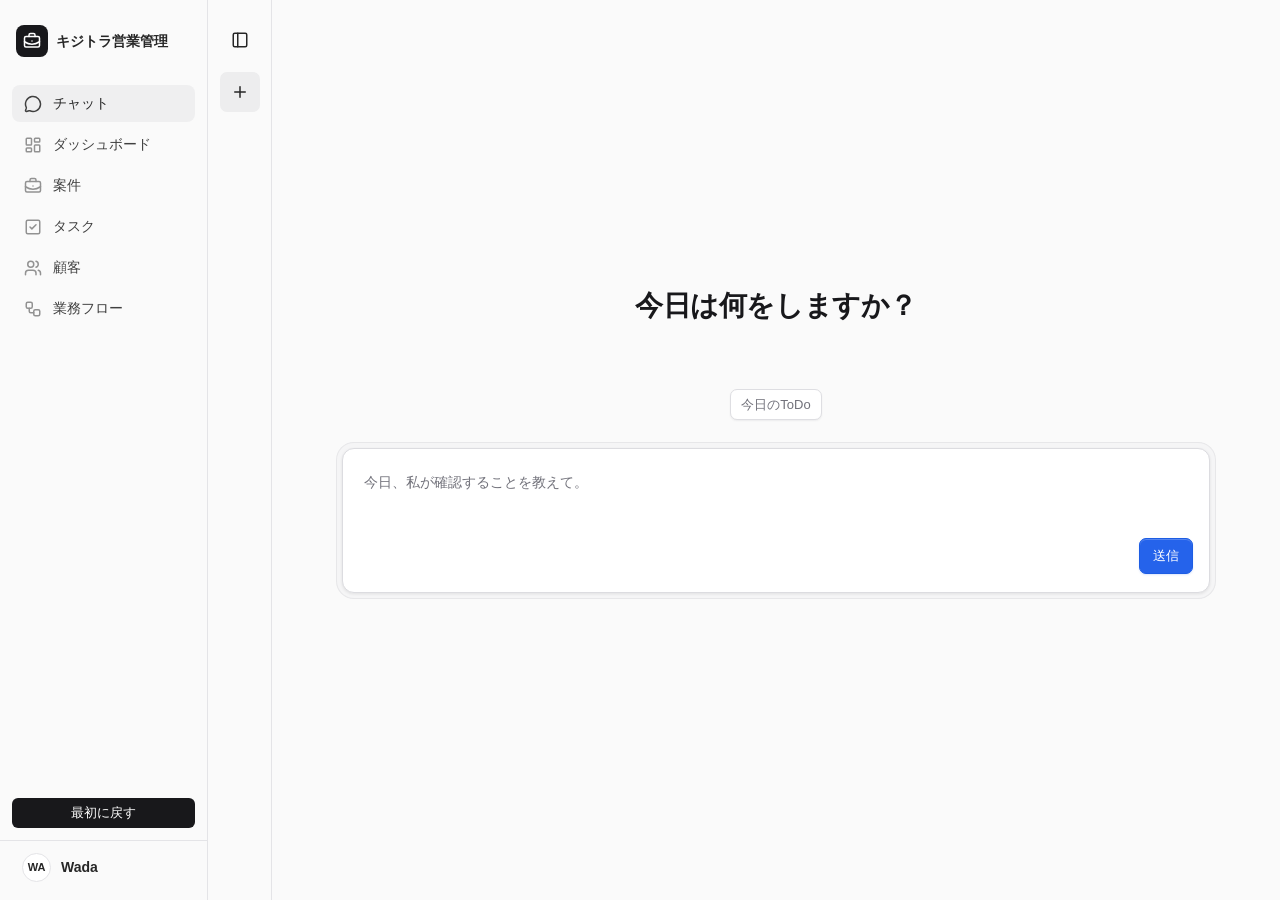
<file: index.html>
<!doctype html><html lang="ja"><head><meta charset="utf-8"><meta name="viewport" content="width=device-width,initial-scale=1"><title>キジトラ営業管理</title><style>
:root{--ink:#18181b;--muted:#71717a;--line:#e4e4e7;--soft:#f4f4f5;--paper:#fafafa}*{box-sizing:border-box}body{margin:0;background:#f1f1f2;color:var(--ink);font:14px/1.65 -apple-system,BlinkMacSystemFont,"Segoe UI","Noto Sans JP",sans-serif}button,input,textarea,select{font:inherit;color:inherit}button{cursor:pointer}button:disabled{opacity:.45;cursor:default}button:focus-visible,a:focus-visible{outline:2px solid #71717a;outline-offset:3px}a{color:inherit;text-underline-offset:3px}h1,h2,h3,p{margin:0}h1{font-size:26px;letter-spacing:-.7px;line-height:1.45}h2{font-size:16px}h3{font-size:14px}.outside{max-width:1280px;margin:32px auto 18px;display:flex;justify-content:space-between;gap:20px;align-items:center;font-size:12px;color:var(--muted)}.outside strong{color:var(--ink);display:block;font-size:17px;margin-bottom:3px}.demo{margin:0 32px 64px}.app{max-width:1280px;margin:auto;background:var(--paper);border:1px solid #d4d4d8;border-radius:12px;box-shadow:0 20px 45px -16px #18181b55,0 5px 12px #18181b12;display:grid;grid-template-columns:208px minmax(0,1fr);min-height:940px;overflow:hidden}.sidebar{padding:25px 12px 18px;border-right:1px solid var(--line);display:flex;flex-direction:column;background:#fafafa}.brand{display:flex;align-items:center;gap:10px;padding:0 10px 31px;font-weight:650;font-size:16px}.mark{background:var(--ink);color:white;display:grid;place-items:center;width:32px;height:32px;border-radius:8px;font-size:18px}.nav{display:grid;gap:5px}.nav button{border:0;background:none;text-align:left;display:flex;align-items:center;gap:11px;padding:10px;border-radius:6px;color:#52525b}.nav button.active{background:#eaeaec;color:#18181b;font-weight:600}.nav button:hover{background:#eee}.icon{width:18px;height:18px;flex-shrink:0}.profile{margin-top:auto;border-top:1px solid var(--line);padding:18px 10px 0;display:flex;gap:10px;align-items:center}.avatar{border:1px solid var(--line);background:white;border-radius:50%;width:29px;height:29px;display:grid;place-items:center;font-size:11px;font-weight:600}.main{padding:31px 30px 42px;min-width:0;min-height:940px;background:var(--paper)}.heading{display:flex;justify-content:space-between;align-items:start;gap:16px;margin-bottom:26px}.heading p{color:var(--muted);margin-top:5px;font-size:12px}.muted{color:var(--muted)}.small{font-size:12px}.row{display:flex;align-items:center;gap:10px;flex-wrap:wrap}.between{justify-content:space-between}.btn{border:1px solid #d4d4d8;background:white;padding:7px 13px;border-radius:6px;font-weight:500;white-space:nowrap;box-shadow:0 1px 2px #00000005}.btn:hover{background:#f4f4f5}.btn.primary{background:#18181b;border-color:#18181b;color:white}.btn.primary:hover{background:#303036}.btn.small{padding:5px 10px}.link{background:none;border:0;padding:0;text-align:left;text-decoration:underline;text-decoration-color:#d4d4d8;text-underline-offset:4px}.link:hover{text-decoration-color:#18181b}.badge{font-size:11px;display:inline-flex;align-items:center;border:1px solid var(--line);border-radius:5px;padding:2px 7px;background:white;white-space:nowrap}.badge.amber{background:#fffbeb;color:#92400e;border-color:#fde6b4}.badge.green{background:#f0fdf4;color:#166534;border-color:#d1ead9}.badge.blue{background:#eff6ff;color:#1d4ed8;border-color:#dbeafe}.card{background:white;border:1px solid var(--line);border-radius:8px;overflow:hidden;margin-bottom:20px}.card-head{padding:15px 18px;border-bottom:1px solid var(--line);display:flex;justify-content:space-between;align-items:center;gap:12px}.pad{padding:20px}.tabs{display:flex;gap:4px;margin-bottom:22px;border-bottom:1px solid var(--line)}.tabs button{border:0;background:none;padding:10px 13px 12px;color:var(--muted);border-bottom:2px solid transparent;margin-bottom:-1px}.tabs button.active{border-color:#18181b;color:#18181b;font-weight:600}.count{color:#52525b;font-size:11px;background:#eeeeef;padding:1px 6px;border-radius:4px;margin-left:6px}.task{padding:18px;display:grid;grid-template-columns:32px minmax(0,1fr) auto;gap:13px;align-items:center;border-bottom:1px solid var(--line)}.task:last-child{border-bottom:0}.task-symbol{height:30px;width:30px;border:1px solid var(--line);background:#fafafa;border-radius:7px;display:grid;place-items:center}.task-title{font-weight:600;font-size:14px;margin-bottom:5px}.task-meta{display:flex;gap:9px;align-items:center;color:var(--muted);font-size:12px;flex-wrap:wrap}.task-actions{display:flex;gap:10px;align-items:center}.summary-grid{display:grid;grid-template-columns:repeat(3,1fr);gap:15px;margin-bottom:24px}.stat{border:1px solid var(--line);border-radius:8px;background:white;padding:18px}.stat strong{display:block;font-size:28px;font-weight:600;margin-top:9px}.stat span{color:var(--muted);font-size:12px}.cols{display:grid;grid-template-columns:minmax(0,1fr) 250px;gap:20px}.detail-cols{display:grid;grid-template-columns:minmax(0,1fr) 230px;gap:20px}.properties{display:grid;grid-template-columns:repeat(4,1fr);gap:15px;padding:17px 20px;background:white;border:1px solid var(--line);border-radius:8px;margin-bottom:22px}.properties dt{font-size:11px;color:var(--muted);margin-bottom:5px}.properties dd{margin:0;font-size:13px;font-weight:500}.crumb{font-size:12px;color:var(--muted);display:flex;gap:9px;margin-bottom:15px;align-items:center}.crumb button{font-size:12px}.listline{padding:14px 17px;border-bottom:1px solid var(--line)}.listline:last-child{border-bottom:0}.listline .small{margin-top:4px}.prose{white-space:pre-wrap;line-height:1.9}.section-gap{margin-top:20px}.sources{display:flex;gap:8px;flex-wrap:wrap;margin-top:18px}.sources button{font-size:11px;border:1px solid var(--line);border-radius:5px;background:#fafafa;padding:4px 8px}.table-wrap{overflow-x:auto}table{border-collapse:collapse;width:100%;font-size:13px;text-align:left}th{font-weight:500;color:var(--muted);font-size:11px;background:#fafafa}th,td{padding:13px 17px;border-bottom:1px solid var(--line);white-space:nowrap}tr:last-child td{border-bottom:0}.bar-row{display:grid;grid-template-columns:80px 1fr 90px;align-items:center;gap:12px;font-size:12px;margin-bottom:17px}.bar{background:#f4f4f5;height:8px;border-radius:4px;overflow:hidden}.bar i{display:block;background:#52525b;height:100%;border-radius:4px}.field{margin-bottom:17px}.field label{display:block;font-size:12px;font-weight:500;margin-bottom:7px}input,textarea,select{width:100%;border:1px solid #d4d4d8;border-radius:6px;background:white;padding:9px 11px;outline-offset:3px}textarea{min-height:150px;resize:vertical;line-height:1.8}input[type=checkbox]{width:auto}.actions{display:flex;justify-content:flex-end;gap:8px;margin-top:18px}.notice{padding:15px 18px;border:1px solid #dedee2;border-radius:8px;background:#fff;margin-bottom:20px}.notice h3{margin-bottom:5px}.diff{display:grid;grid-template-columns:1fr 28px 1fr;align-items:center;gap:8px;margin:20px 0}.diff>div{background:#fafafa;padding:13px;border-radius:6px;border:1px solid var(--line)}.diff small{display:block;color:var(--muted);margin-bottom:5px}.timeline{border-left:1px solid #d4d4d8;margin-left:7px;padding-left:22px}.event{position:relative;margin-bottom:23px}.event:before{content:'';width:7px;height:7px;border-radius:50%;border:2px solid white;background:#a1a1aa;position:absolute;left:-27px;top:7px}.flow{padding:22px;display:flex;flex-direction:column;align-items:center;background-image:radial-gradient(#dedee2 .8px,transparent .8px);background-size:16px 16px}.node{width:100%;max-width:330px;background:white;border:1px solid #d4d4d8;padding:14px 16px;border-radius:8px;box-shadow:0 2px 3px #00000005}.node .small{margin-top:4px}.connector{height:27px;border-left:1px solid #a1a1aa;position:relative}.connector:after{content:'⌄';position:absolute;left:-5px;bottom:-5px;color:#71717a}.steps{list-style:none;padding:0;margin:0}.steps li{padding:15px 18px;border-bottom:1px solid var(--line);display:flex;gap:13px;align-items:center}.steps li:last-child{border-bottom:0}.empty{text-align:center;padding:65px 20px;color:var(--muted)}.empty .btn{margin-top:18px}.toast{position:fixed;bottom:24px;left:50%;transform:translateX(-50%);background:#18181b;color:white;border-radius:8px;padding:10px 20px;box-shadow:0 8px 25px #0003;z-index:5;font-size:13px}.mini-head{font-size:11px;color:var(--muted);margin-bottom:12px}.search{width:240px;padding:7px 10px}.workflow-grid{display:grid;grid-template-columns:minmax(0,1fr) 310px;gap:20px}@media(max-width:1100px){.app{grid-template-columns:180px minmax(0,1fr)}.main{padding:25px 22px}.detail-cols,.cols{grid-template-columns:1fr}.related{display:grid;grid-template-columns:1fr 1fr;gap:16px}.workflow-grid{grid-template-columns:1fr}.task-actions{flex-direction:column;align-items:flex-end}.outside{margin:20px 32px}}@media(max-width:700px){.demo{margin:0 12px 40px}.outside{margin:20px 12px;display:block}.outside>div:last-child{margin-top:10px}.app{grid-template-columns:142px minmax(0,1fr)}.brand{font-size:13px;padding-left:2px}.nav button{font-size:12px;padding:9px 5px;gap:7px}.main{padding:22px 15px}.properties,.summary-grid{grid-template-columns:1fr 1fr}.task{grid-template-columns:1fr}.task-symbol{display:none}.task-actions{flex-direction:row;align-items:center}.heading{flex-wrap:wrap}h1{font-size:22px}.related{display:block}.tabs{overflow-x:auto}.tabs button{white-space:nowrap}.profile{padding-left:2px}.search{width:100%}}
.kanban{display:grid;grid-template-columns:repeat(3,minmax(0,1fr));gap:15px}.kanban-col{background:#f0f0f1;border:1px solid var(--line);border-radius:8px;padding:12px;min-height:480px}.kanban-heading{padding:2px 3px 15px}.deal-card{background:white;border:1px solid var(--line);border-radius:7px;padding:15px;margin-bottom:12px;box-shadow:0 1px 2px #00000006}.deal-card-title{font-weight:600;margin-bottom:7px}.next-task{border-top:1px solid var(--line);padding-top:12px;margin-top:14px}.record-grid{display:grid;grid-template-columns:190px minmax(0,1fr) 170px;gap:16px}.record-grid .pad{padding:15px}.record-props{margin:0}.record-props dt{font-size:11px;color:var(--muted);margin:16px 0 5px}.record-props dt:first-child{margin-top:0}.record-props dd{margin:0}.record-grid .card-head{padding:13px 15px}.record-grid .card-head h2{font-size:14px}.activity-actions{margin:0 0 20px}.email-address{overflow-wrap:anywhere}.excerpt{white-space:pre-wrap;display:-webkit-box;-webkit-line-clamp:3;-webkit-box-orient:vertical;overflow:hidden}@media(max-width:1180px){.record-grid{grid-template-columns:175px minmax(0,1fr)}.record-grid>aside:last-child{grid-column:1/-1;display:grid;grid-template-columns:1fr 1fr;gap:16px}}@media(max-width:800px){.kanban{grid-template-columns:1fr}.record-grid{grid-template-columns:1fr}.record-grid>aside:last-child{display:block}}/* Application viewport: the product is the page, not an embedded preview. */
:root{--primary:#2563eb;--primary-hover:#1d4ed8;--primary-soft:#eff6ff}body{background:#fafafa}.demo{margin:0}.app{max-width:none;width:100%;margin:0;border:0;border-radius:0;box-shadow:none;min-height:100dvh;overflow:visible}.main{min-height:100dvh}.sidebar{min-height:100dvh}.sidebar-footer{margin-top:auto;padding:30px 10px 0;display:flex;gap:8px;flex-direction:column;align-items:flex-start}.profile{margin-top:20px}.brand .mark{background:var(--primary)}.btn.primary{background:var(--primary);border-color:var(--primary);color:white}.btn.primary:hover{background:var(--primary-hover);border-color:var(--primary-hover)}.nav button.active{background:#eaf2ff;color:var(--primary-hover)}.tabs button.active{color:var(--primary-hover);border-bottom-color:var(--primary)}button:focus-visible,a:focus-visible,input:focus-visible,select:focus-visible,textarea:focus-visible{outline:2px solid var(--primary);outline-offset:3px}.link:hover{color:var(--primary-hover);text-decoration-color:var(--primary)}@media(min-width:1600px){.app{grid-template-columns:230px minmax(0,1fr)}.main{padding:36px 40px}.record-grid{grid-template-columns:220px minmax(0,1fr) 230px}}@media(max-width:700px){.demo{margin:0}.app{min-height:100dvh}.main{min-height:100dvh}}
.chat-workspace{max-width:880px;margin:auto;min-height:calc(100dvh - 75px);display:flex;flex-direction:column}.chat-heading{padding:15px 0 25px}.chat-heading p{margin-top:10px}.chat-transcript{flex:1}.chat-message{margin-bottom:26px}.chat-message.user{display:flex;justify-content:flex-end}.chat-message.user>div{max-width:85%;background:#eaf2ff;padding:12px 17px;border-radius:12px 12px 2px 12px;white-space:pre-wrap}.chat-message.assistant{max-width:100%}.chat-speaker{font-size:12px;font-weight:650;color:#52525b;margin-bottom:12px}.chat-cards{margin-top:16px;display:grid;gap:9px}.chat-card{padding:14px 17px;background:white;border:1px solid var(--line);border-radius:8px;display:flex;justify-content:space-between;align-items:center;gap:14px}.chat-card h3{margin:3px 0}.chat-preview{background:white;border:1px solid var(--line);padding:20px;border-radius:8px;margin-top:16px}.chat-input-area{padding-top:22px}.chat-suggestions{display:flex;gap:8px;flex-wrap:wrap;margin-bottom:12px}#chat-form{background:white;border:1px solid #d4d4d8;border-radius:10px;padding:12px;box-shadow:0 3px 9px #00000004}#chat-input{min-height:70px;max-height:200px;border:0;padding:8px;resize:vertical;background:transparent}#chat-input:focus-visible{outline-offset:0;outline-width:1px}.chat-send{display:flex;justify-content:space-between;align-items:center;gap:12px;padding:5px 3px}.chat-return{margin-bottom:20px;color:var(--primary);font-size:12px}.visually-hidden{position:absolute;width:1px;height:1px;padding:0;margin:-1px;overflow:hidden;clip:rect(0,0,0,0);white-space:nowrap;border:0}@media(max-width:700px){.chat-send .muted{display:none}.chat-send{justify-content:flex-end}.chat-card{flex-wrap:wrap}.chat-workspace{min-height:calc(100dvh - 50px)}}
.sidebar{position:sticky;top:0;height:100dvh;overflow-y:auto;align-self:start}
.task-board{display:grid;grid-template-columns:repeat(3,minmax(210px,1fr));gap:15px;overflow-x:auto}.meeting-work{display:grid;grid-template-columns:minmax(0,1fr) 270px;gap:20px}.workbench{display:grid;grid-template-columns:minmax(0,1fr) 280px;gap:24px}.context-ai{position:sticky;top:24px;align-self:start;border:1px solid var(--line);border-radius:8px;background:white;overflow:hidden}.context-ai .pad{padding:15px}.context-ai textarea{min-height:85px}.context-messages{max-height:400px;overflow-y:auto}.context-message{font-size:12px;padding:14px;border-bottom:1px solid var(--line)}.context-message.user{background:#eff6ff}.context-tools{display:flex;gap:6px;flex-wrap:wrap;margin-bottom:10px}.context-tools button{white-space:normal}.workbench .record-grid{grid-template-columns:160px minmax(0,1fr)}.workbench .record-grid>aside:last-child{grid-column:1/-1;display:grid;grid-template-columns:1fr 1fr;gap:16px}.workbench .detail-cols,.workbench .meeting-work{grid-template-columns:minmax(0,1fr)}.workbench .meeting-work>aside{grid-row:1;display:grid;grid-template-columns:1fr}.context-toggle{display:flex;justify-content:flex-end;margin-bottom:12px}@media(max-width:1100px){.workbench{grid-template-columns:1fr}.context-ai{position:static;grid-row:1}.context-messages{max-height:260px}}@media(max-width:700px){.meeting-work{grid-template-columns:1fr}.workbench .record-grid{grid-template-columns:1fr}}
.activity-card{background:white;border:1px solid var(--line);border-radius:9px;margin-bottom:18px;overflow:hidden}.activity-card>header{display:flex;gap:10px;padding:17px 20px;border-bottom:1px solid var(--line);align-items:flex-start}.activity-card>header h3{margin-top:4px}.artifact-actions{margin-top:20px;padding-top:18px;border-top:1px solid var(--line)}
/* Visual treatment based on the user-provided dashboard screenshots. */
:root{--ink:#262626;--muted:#71717a;--line:#e4e4e7;--soft:#f4f4f5;--paper:#fafafa;--primary:#2563eb;--primary-hover:#1d4ed8;--radius-card:9px;--radius-control:7px;--shadow-control:0 1px 2px rgb(24 24 27 / 6%),inset 0 1px 0 rgb(255 255 255 / 80%);--shadow-card:0 1px 2px rgb(24 24 27 / 3%)}
body{background:var(--paper);color:var(--ink);font-size:14px;line-height:1.5}.sidebar{background:#fafafa;border-color:var(--line)}.main{background:var(--paper);padding:28px}.brand{padding-bottom:28px;font-weight:600}.brand .mark{border-radius:8px}.btn{min-height:36px;border-radius:var(--radius-control);padding:7px 13px;font-size:13px;box-shadow:var(--shadow-control);font-weight:500;background:#fff;border-color:#dedee2}.btn:hover{background:#fafafa;border-color:#d4d4d8}.btn.small{min-height:30px;padding:5px 10px}.btn.primary{background:var(--primary);border-color:#1d5de3;color:#fff;box-shadow:0 1px 2px rgb(37 99 235 / 16%),inset 0 1px 0 rgb(255 255 255 / 22%)}.btn.primary:hover{background:var(--primary-hover);border-color:#1d4ed8}.nav{gap:4px}.nav button{min-height:36px;border-radius:8px;padding:8px 12px;font-weight:500;color:#404040}.nav button .icon{color:#929292}.nav button.active{background:#efeff0;color:#262626;font-weight:550}.nav button.active .icon{color:var(--primary)}.nav button:hover{background:#f1f1f2}.card,.stat,.properties,.notice,.activity-card,.context-ai,.chat-card,.chat-preview,.deal-card,.node{border-radius:var(--radius-card);border-color:var(--line);box-shadow:var(--shadow-card);background:white}.kanban-col{background:#f4f4f5;border-color:#e7e7e9;border-radius:10px;padding:14px}.kanban-heading{padding:2px 3px 17px}.deal-card{padding:18px;margin-bottom:14px}.heading{margin-bottom:26px}.heading h1,.chat-heading h1{font-size:25px;letter-spacing:-.4px;font-weight:600}.card-head{padding:15px 18px}.card-head h2{font-weight:600}.pad{padding:20px}.activity-card>header{padding:18px 20px;gap:12px}.activity-card{margin-bottom:18px}.activity-card>header h3{font-size:14px;font-weight:550}.activity-card>header b{font-weight:600}.prose{line-height:1.7}.stat{padding:20px}.stat strong{font-size:28px;font-weight:600}.properties{gap:18px;padding:18px 20px}.badge{border-radius:6px;padding:3px 8px;font-weight:500}.count{border-radius:4px}.chat-message.user>div{border-radius:10px 10px 3px 10px;background:#edf3ff}.chat-preview{padding:20px}.chat-card{padding:16px 18px}.chat-suggestions{gap:8px}#chat-form{position:relative;background:white;border:1px solid #dcdce0;border-radius:12px;padding:13px;box-shadow:0 1px 3px rgb(24 24 27 / 9%),0 0 0 5px #f5f5f6,0 0 0 6px #e7e7e9}.chat-input-area{padding:26px 6px 7px}.chat-heading{padding:12px 0 28px}#chat-input{border:0;box-shadow:none;min-height:76px}.chat-send{padding-top:8px}input,textarea,select{border:1px solid #dedee2;border-radius:var(--radius-control);padding:8px 12px;background:white;box-shadow:var(--shadow-control)}input:not([type=checkbox]),select{min-height:38px}input[type=checkbox]{box-shadow:none}.search{min-height:38px}.field label{margin-bottom:8px}.field{margin-bottom:18px}th,td{padding:13px 17px}th{background:#fafafa;color:#666}tbody tr:hover{background:#fafafa}.bar,.bar i{border-radius:4px}.toast{border-radius:8px;box-shadow:0 3px 8px rgb(24 24 27 / 12%)}.context-message.user{background:#eff6ff}.context-ai .pad{padding:17px}.context-ai .card-head{padding:14px 16px}.timeline{border:0;padding-left:0}.event:before{display:none}.app{box-shadow:none;border-radius:0}@media(min-width:1600px){.main{padding:32px}}@media(max-width:700px){.main{padding:22px 16px}.pad{padding:16px}}
.brand{font-size:14px;gap:8px;padding-left:4px;padding-right:4px}.brand .mark{flex-shrink:0}.brand .mark .icon{width:18px;height:18px}.home-shell{min-height:calc(100dvh - 56px);display:flex;flex-direction:column}.home-switcher{flex-shrink:0}.home-switcher .tabs{margin-bottom:0}.chat-stage{flex:1;display:flex;flex-direction:column}.chat-stage.empty{justify-content:center;padding-bottom:6vh}.chat-workspace{min-height:0;width:100%;margin:0 auto}.empty .chat-heading{text-align:center;padding-bottom:18px}.empty .chat-heading h1{font-size:28px}.empty .chat-transcript{flex:none}.chat-history{width:100%;max-width:880px;margin:35px auto}.history-row{border:0;border-bottom:1px solid var(--line);background:white;padding:17px 20px;width:100%;display:flex;align-items:center;justify-content:space-between;text-align:left}.history-row:last-child{border-bottom:0}.history-row:hover{background:#fafafa}.history-row .small{display:block;margin-top:5px}.main.has-dock{padding:0;height:100dvh;min-height:0;overflow:hidden}.workbench{display:grid;grid-template-columns:minmax(0,1fr) 300px;gap:0;height:100dvh}.workbench-content{height:100dvh;overflow-y:auto;min-width:0;padding:28px}.context-ai{height:100dvh;position:static;align-self:stretch;border:0;border-left:1px solid var(--line);border-radius:0;box-shadow:none;display:flex;flex-direction:column;overflow:hidden}.context-ai>.card-head{flex-shrink:0;min-height:64px}.context-ai>.pad{flex-shrink:0}.context-messages{max-height:none;min-height:0;flex:1;overflow-y:auto}.context-ai #context-form{margin-top:auto;border-top:1px solid var(--line);background:#fff}.context-ai .card-head{border-radius:0}.context-ai textarea{max-height:220px}.workbench .context-ai{grid-row:auto}@media(min-width:1600px){.workbench{grid-template-columns:minmax(0,1fr) 320px}.workbench-content{padding:32px}}@media(max-width:900px){.main.has-dock{height:auto;overflow:visible}.workbench{height:auto;grid-template-columns:1fr}.workbench-content{height:auto;overflow:visible;padding:22px 16px}.workbench .context-ai{height:65dvh;grid-row:auto;border-left:0;border-top:1px solid var(--line)}}
.home-shell{display:grid;grid-template-columns:200px minmax(0,1fr);gap:24px}.history-pane{border-right:1px solid var(--line);padding:0 16px 20px 0;min-width:0}.history-pane h2{font-size:12px;color:var(--muted);margin:24px 8px 10px}.history-pane .history-row{padding:10px;border:0;border-radius:7px;background:transparent;display:block;font-size:12px;overflow-wrap:anywhere}.history-pane .history-row.selected{background:#eff6ff;color:#1d4ed8}.chat-stage{min-width:0}.task-board h3 button{text-decoration:none}.sort-button{background:none;border:0;color:inherit;font:inherit;padding:0;text-align:left}.next-action-region>.card{border-color:#bfdbfe;background:#f8fbff}.next-action-region .row{gap:16px}.next-action-region .btn{flex-shrink:0}.chart-grid{display:grid;grid-template-columns:1fr 1fr;gap:16px}.chart-grid svg{width:100%;display:block;margin-top:20px}.summary-grid.four{grid-template-columns:repeat(4,minmax(0,1fr))}.summary-grid.four strong{font-size:24px}.summary-grid.four small{font-size:11px}.record-grid{grid-template-columns:180px minmax(0,1fr)}.record-grid>aside:last-child{grid-column:1}.record-grid>div{grid-column:2;grid-row:1 / span 2}@media(max-width:1100px){.summary-grid.four{grid-template-columns:1fr 1fr}.chart-grid{grid-template-columns:1fr}.record-grid{display:block}.home-shell{grid-template-columns:160px minmax(0,1fr);gap:16px}}@media(max-width:600px){.home-shell{display:block}.history-pane{border:0;margin-bottom:20px}.history-pane .history-row{display:inline-block;width:auto;max-width:160px}.history-pane h2{display:none}}
/* Panel boundaries belong to the shell; spacing belongs inside each panel. */
.main.home-screen{padding:0}.home-shell{min-height:100dvh;gap:0}.history-pane{padding:28px 16px;min-height:100dvh}.chat-stage{padding:28px;min-height:100dvh}.chat-stage.empty{padding:28px 28px 6vh}.profile{margin-left:-12px;margin-right:-12px;padding-left:22px;padding-right:22px}.sidebar{align-self:stretch}.context-ai .card-head,.context-ai #context-form{width:100%}@media(max-width:1100px){.home-shell{gap:0}.history-pane{padding:24px 12px}.chat-stage,.chat-stage.empty{padding-left:22px;padding-right:22px}}@media(max-width:600px){.history-pane{min-height:0;border-right:0;border-bottom:1px solid var(--line);padding:16px;margin:0}.chat-stage,.chat-stage.empty{min-height:70dvh;padding:24px 16px}}
.chat-heading h1{color:#18181b}.chat-suggestions{justify-content:center}.chat-send{justify-content:flex-end}#chat-input,#context-input{resize:none}.deal-record{display:block;width:100%;text-align:left;font:inherit}.deal-record>span{display:block}.deal-record>.row{display:flex}.deal-record .deal-card-title{font-weight:600;margin-bottom:9px;text-decoration:none}.deal-record:hover{border-color:#b9c9e7;background:#fdfdff}.nav button.active .icon{color:#404040}.history-pane .history-row.selected{background:#ededee;color:#262626}.home-shell{height:100dvh;overflow:hidden}.history-pane{height:100dvh;overflow-y:auto}.chat-stage{height:100dvh;min-height:0;overflow:hidden}.chat-workspace{height:100%;min-height:0}.chat-transcript{min-height:0;overflow-y:auto}.chat-input-area{flex-shrink:0}.chat-stage.empty .chat-workspace{height:auto;flex:none}.chat-stage.empty .chat-transcript{flex:none}.assignee{display:inline-flex!important;align-items:center;gap:7px;font-size:12px;font-weight:400}.assignee .avatar{width:23px;height:23px;font-size:9px;background:#f4f4f5}.due-label{display:inline-flex;align-items:center;gap:5px;font-size:11px;color:var(--muted)}.due-label .icon{width:14px;height:14px}select{height:38px;appearance:none;padding:8px 34px 8px 12px;background-image:url("data:image/svg+xml,%3Csvg%20aria-hidden%3D%22true%22%20class%3D%22icon%22%20xmlns%3D%22http%3A%2F%2Fwww.w3.org%2F2000%2Fsvg%22%20width%3D%2224%22%20height%3D%2224%22%20viewBox%3D%220%200%2024%2024%22%20fill%3D%22none%22%20stroke%3D%22%2371717a%22%20stroke-width%3D%222%22%20stroke-linecap%3D%22round%22%20stroke-linejoin%3D%22round%22%20%3E%20%3Cpath%20d%3D%22m6%209%206%206%206-6%22%20%2F%3E%20%3C%2Fsvg%3E");background-position:right 12px center;background-repeat:no-repeat}#chat-input:focus-visible,#context-input:focus-visible{outline:none;box-shadow:none}#chat-form:focus-within,#context-form:focus-within{outline:2px solid #93b4f7;outline-offset:2px}@media(max-width:600px){.home-shell{height:auto;overflow:visible}.history-pane{height:200px}.chat-stage{height:80dvh}}
.record-layout{display:grid;grid-template-columns:190px minmax(0,1fr);gap:24px;align-items:start}.record-layout>section{min-width:0}.activity-filter{margin:16px 0 20px;flex-wrap:nowrap}.activity-filter input{min-width:0;flex:1}.activity-filter select{width:140px}.activity-date{font-size:12px;color:var(--muted);margin:18px 0 10px}.activity-card>header{flex-wrap:wrap}.activity-card>header h3{flex-basis:100%}.next-action-region .card-head{padding:10px 16px}.next-action-region .pad{padding:12px 16px}.record-layout .record-props{margin:0}.record-layout .record-props dd{margin:5px 0 18px}@media(max-width:900px){.record-layout{grid-template-columns:150px minmax(0,1fr);gap:16px}}@media(max-width:600px){.record-layout{display:block}.activity-filter{flex-wrap:wrap}}.activity-card{margin-bottom:12px}.activity-card>header{padding:12px 16px;gap:8px}.activity-card>.pad{padding:12px 16px}.activity-preview{color:var(--muted);font-size:12px;line-height:1.6;margin:8px 0;display:-webkit-box;-webkit-box-orient:vertical;-webkit-line-clamp:2;overflow:hidden}.activity-card .prose{display:-webkit-box;-webkit-box-orient:vertical;-webkit-line-clamp:3;overflow:hidden;font-size:13px}.activity-card .actions{margin-top:10px}.activity-date{margin:14px 0 8px}.history-pane .history-row{white-space:nowrap;overflow:hidden;text-overflow:ellipsis}.history-pane h2{font-weight:400}.brand .mark{background:#18181b}.chat-heading:has(h1:empty){display:none}.chat-suggestions{margin-bottom:28px}#chat-input{min-height:44px;height:44px}.task-record{width:100%;text-align:left;font:inherit}.task-record:hover{border-color:#b3b8c2;box-shadow:0 3px 8px #18181b12;color:inherit}.task-owner{margin-top:4px}.record-grid,.workbench .record-grid{display:grid;grid-template-columns:270px minmax(0,1fr);gap:64px;align-items:start}.record-grid>.record-summary{grid-column:1;grid-row:1;align-self:start}.record-grid>.record-main{grid-column:2;grid-row:1;min-width:0}.record-main>.row>.tabs{margin-bottom:0}.record-main>.row{margin-bottom:20px}.add-menu{position:relative}.add-menu summary{list-style:none}.add-menu>div{position:absolute;right:0;z-index:3;background:white;border:1px solid var(--line);border-radius:8px;padding:6px;min-width:140px;box-shadow:0 4px 15px #0001}.add-menu button{display:block;width:100%;border:0;background:white;text-align:left;padding:8px}.activity-segments{overflow-x:auto;white-space:nowrap;margin:14px 0}.activity-segments button{padding:8px 10px}.next-action-items>.listline{border:1px solid #bfdbfe;border-radius:8px;background:#f8fbff;margin:12px 0;padding:14px}.next-action-region{margin-bottom:24px}.stat-body strong{font-size:30px;font-weight:600}.stat-body strong small{font-size:13px}.stat-body>.small{margin-top:10px}@media(max-width:1450px){.record-grid,.workbench .record-grid{grid-template-columns:250px minmax(0,1fr);gap:28px}}@media(max-width:1100px){.record-grid,.workbench .record-grid{grid-template-columns:190px minmax(0,1fr);gap:20px}}@media(max-width:760px){.record-grid,.workbench .record-grid{display:block}.record-grid>.record-summary{margin-bottom:24px}}
.task-ai-prompts{display:grid;gap:9px}.task-ai-prompts button{white-space:normal;text-align:left}.record-layout,.record-grid,.workbench .record-grid{grid-template-columns:270px minmax(0,1fr);gap:64px;align-items:start}.record-clickable{cursor:pointer}.record-clickable:hover,.todo-chat-card:hover{border-color:#b3b8c2;box-shadow:0 3px 8px #18181b12;color:inherit}.record-clickable:focus-visible{outline:2px solid #93b4f7;outline-offset:2px}.activity-card>header{justify-content:space-between}.activity-card>header>.row{align-items:center}.activity-card>header>.badge{margin-left:auto}.assignee,.due-label{vertical-align:middle}.todo-chat-card{width:100%;text-align:left;font:inherit;margin-top:16px}.todo-chat-card h3{margin:0 0 10px}.chat-cards{gap:16px;margin-top:16px}@media(max-width:1300px){.record-layout,.record-grid,.workbench .record-grid{grid-template-columns:230px minmax(0,1fr);gap:28px}}@media(max-width:1000px){.record-layout,.record-grid,.workbench .record-grid{grid-template-columns:180px minmax(0,1fr);gap:20px}}@media(max-width:700px){.record-layout,.record-grid,.workbench .record-grid{display:block}}
.kanban-heading>b{display:flex;align-items:center;justify-content:space-between;width:100%}.kanban .deal-card,.task-board .deal-card{margin-bottom:4px}.deal-record>.small+.small{margin-top:4px}.task-in-deal{width:100%;border:0;border-bottom:1px solid var(--line);background:white;padding:16px;display:flex;justify-content:space-between;text-align:left;gap:16px}.chat-docked{padding:0!important}.chat-docked .home-shell{grid-template-columns:170px minmax(0,1fr)}.chat-docked .chat-stage{padding:24px}.chat-docked .history-pane{padding:24px 12px}.chat-docked .chat-heading h1{font-size:20px}@media(max-width:1150px){.chat-docked .home-shell{grid-template-columns:140px minmax(0,1fr)}.chat-docked .chat-stage{padding:20px 16px}.chat-docked .history-pane{padding:20px 8px}}@media(max-width:900px){.chat-docked .home-shell{height:80dvh}.chat-docked .chat-stage,.chat-docked .history-pane{height:80dvh;min-height:0}}
.record-layout .properties{grid-template-columns:repeat(2,minmax(0,1fr))}.record-layout .properties dd{overflow-wrap:anywhere}.record-layout .sources{margin-top:0}.record-layout .sources button{white-space:normal;text-align:left}.record-layout>aside{min-width:0}.record-layout>section{min-width:0}.badge.yellow{background:#fff8d8;color:#80620b;border-color:#f2e6b2}.badge.blue{background:#eff6ff;color:#2457a5;border-color:#d2e3fc}.badge.green{background:#edf9f1;color:#276642;border-color:#cfe9d8}.history-pane h2{color:#929298;font-weight:400}.reset-button{background:#18181b;color:white;border-color:#18181b;width:100%;margin-top:12px}.reset-button:hover{background:#303034;color:white}.next-task-card{width:100%;text-align:left;font:inherit;color:inherit;cursor:pointer;background:#fff}.next-task-card:hover{border-color:#82a8ee;box-shadow:0 2px 6px #18181b14;color:inherit}.next-task-card:focus-visible{outline:2px solid #2563eb;outline-offset:2px}.reset-button,.reset-button:hover{box-shadow:none!important;background:#18181b;color:#fff;border:0;border-radius:6px;margin:12px 0 16px}.flow-list-row{width:100%;background:#fff;border:0;border-bottom:1px solid var(--line);text-align:left}.flow-list-row:hover{background:#f5f5f5}.mail-fields{display:grid;gap:20px;margin:20px 0}.mail-fields .field{margin:0;display:grid;gap:8px}#meeting-mail-body,#draft-body{min-height:260px;max-height:420px;overflow:auto}.mail-evidence{margin:20px 0}.mail-correspondence{margin-top:28px}.mail-correspondence .card+.card{margin-top:20px}.kanban .deal-card,.task-board .deal-card{margin-bottom:12px}.task-owner{margin-top:4px}.state-open .kanban-heading,.stage-ヒアリング .kanban-heading{background:#fff8d8;color:#80620b}.state-running .kanban-heading,.stage-提案中 .kanban-heading{background:#eff6ff;color:#2457a5}.state-done .kanban-heading,.stage-受注 .kanban-heading{background:#edf9f1;color:#276642}.kanban-heading{border-radius:6px;padding:8px}.record-top-tabs{width:100%;border-bottom:1px solid var(--line);display:flex}.activity-toolbar{display:flex;align-items:center;justify-content:space-between;gap:12px;border-bottom:1px solid var(--line)}.activity-toolbar .tabs{flex:1;min-width:0;flex-wrap:wrap;border-bottom:0}.icon-edit{border:0;background:transparent;box-shadow:none;font-size:20px;line-height:1;padding:4px}.home-shell.history-closed{grid-template-columns:72px minmax(0,1fr)}.history-pane.collapsed{padding:20px 8px}.history-toggle{width:100%;margin-bottom:12px}.history-entries[hidden]{display:none}.history-pane.collapsed .history-row{text-align:center}.activity-date,.due-label,time,td,.record-props dd,.properties dd,.activity-card header .muted{font-weight:400}.link,a{color:inherit;text-decoration:none}.link:hover,a:hover{color:inherit;background:#f1f1f3}.reset-button,.reset-button:hover{margin-bottom:12px}.record-main>h2,.record-layout section>h2{margin-bottom:16px}.activity-toolbar{margin-top:16px;margin-bottom:16px}.next-task-card{cursor:default}.next-task-card:hover{box-shadow:none}
.home-shell.history-open{grid-template-columns:240px minmax(0,1fr)}.home-shell{transition:grid-template-columns 200ms ease}.history-pane{overflow:hidden;padding:20px 8px}.history-pane.expanded,.history-pane.collapsed{padding:20px 8px}.history-toggle{width:36px;height:36px;padding:7px;display:grid;place-items:center;background:transparent;border:0;box-shadow:none;margin:0 0 12px}.history-row{white-space:nowrap}.history-pane.collapsed .history-row{text-align:left}.history-entries{transition:opacity 180ms ease,visibility 180ms ease;opacity:1;visibility:visible}.history-pane.collapsed .history-entries{opacity:0;visibility:hidden;pointer-events:none}.new-chat-label{transition:opacity 180ms ease;opacity:1}.history-pane.collapsed .new-chat-label{opacity:0;pointer-events:none}.state-open,.stage-ヒアリング{--column-bg:#fffdf3;--column-line:#eee5be;--column-ink:#80620b}.state-running,.stage-提案中{--column-bg:#f4f8fe;--column-line:#d9e6f8;--column-ink:#2457a5}.state-done,.stage-受注{--column-bg:#f3faf5;--column-line:#d8eadf;--column-ink:#276642}.kanban-col{background:var(--column-bg,#fafafa);border:1px solid var(--column-line,var(--line))}.kanban-col .kanban-heading{background:transparent;color:var(--column-ink,var(--ink));padding:4px 0;margin-bottom:16px}.kanban-col .count{color:var(--column-ink);background:transparent}.kanban-col .deal-card{background:white;margin-bottom:12px}@media(prefers-reduced-motion:reduce){.home-shell,.history-entries,.new-chat-label{transition:none}}
.history-pane.collapsed .new-chat-label{display:none}.history-pane.collapsed .history-row[data-action="new-chat"]{text-overflow:clip;overflow:visible;width:36px;text-align:center;padding:8px}.history-pane.expanded .new-chat-label{display:inline}
.workbench.dock-open{grid-template-columns:minmax(0,1fr) 320px}.workbench.dock-closed{grid-template-columns:minmax(0,1fr) 0px}.workbench{transition:grid-template-columns 200ms ease;gap:0;overflow-x:clip}.context-ai{min-width:0;width:320px;transition:opacity 200ms ease,visibility 200ms ease}.context-ai.dock-hidden{opacity:0;visibility:hidden;pointer-events:none;overflow:hidden}.context-ai.dock-visible{opacity:1;visibility:visible}.assistant-panel-toggle{position:fixed;right:16px;top:16px;z-index:20;width:36px;height:36px;display:grid;place-items:center;padding:7px;border:0;box-shadow:none;background:#fafafa}.context-ai .card-head{padding-right:64px}.workbench-content{min-width:0}.activity-toolbar{align-items:stretch;padding:0;margin-bottom:16px}.activity-toolbar .activity-segments{margin:0;padding:0;align-self:stretch;border-radius:0;background:transparent;gap:0}.activity-toolbar .activity-segments button{margin:0 0 -1px;padding:10px 12px;border-radius:0;box-shadow:none}.activity-toolbar>.btn,.activity-toolbar>.add-menu{align-self:center;margin:0}.record-top-tabs{margin-bottom:16px;padding:0;background:transparent;border-radius:0}.record-top-tabs button{margin-bottom:-1px}.reset-button,.reset-button:hover{margin-bottom:12px}.sidebar .profile{margin-top:0;padding-top:12px}@media(prefers-reduced-motion:reduce){.workbench,.context-ai{transition:none}}
.btn .icon,summary .icon{vertical-align:middle;flex-shrink:0}.crumb>.icon{width:14px;height:14px}.sort-button .icon{width:13px;height:13px}.history-row>.icon{width:18px;height:18px;vertical-align:middle}.icon-edit .icon{width:18px;height:18px}.next-action-card{display:flex;align-items:center;justify-content:space-between;gap:16px;height:auto;min-height:0;margin-top:16px;padding:16px}.next-action-card>div{min-width:0;flex:1}.next-action-card>.btn{flex:none}.chat-message.assistant{display:block}.next-action-card .row{justify-content:flex-start;gap:12px}@media(max-width:650px){.next-action-card{flex-wrap:wrap}.next-action-card>.btn{margin-left:auto}}
.home-shell.history-closed{grid-template-columns:64px minmax(0,1fr)}.history-pane.expanded,.history-pane.collapsed{padding-left:12px;padding-right:12px}.history-toggle,.history-pane.collapsed .history-row[data-action="new-chat"]{width:40px;height:40px;margin-left:0;margin-right:0;padding:10px;display:flex;align-items:center;justify-content:center}.history-pane.expanded .history-row[data-action="new-chat"]{height:40px;padding:10px;justify-content:flex-start;gap:8px}.context-ai #context-form{margin:16px;width:calc(100% - 32px);padding:12px;background:white;border:1px solid var(--line);border-radius:10px;box-shadow:0 1px 2px #18181b08}.context-ai #context-input{border:0;background:transparent;box-shadow:none;padding:0;min-height:70px;width:100%}.context-ai #context-form .actions{justify-content:flex-end;margin-top:8px}.context-ai #context-form:focus-within{outline:2px solid #93b4f7;outline-offset:2px}
.table-wrap{max-width:100%;overflow-x:auto}.table-wrap table{min-width:560px}.table-wrap td:first-child{min-width:180px;white-space:normal;overflow-wrap:anywhere}.table-wrap .assignee{white-space:nowrap}.record-layout>section>:first-child,.record-grid>section>:first-child{margin-top:0}.record-layout .properties{margin-top:0}.workbench-content>h2.section-gap{margin-bottom:12px}.workbench-content>h2{margin-bottom:12px}.related-items{display:flex;flex-wrap:wrap;gap:8px;align-items:flex-start}.related-chip{display:inline-flex;align-items:center;gap:7px;max-width:100%;padding:6px 10px;border:1px solid #e4e4e7;border-radius:6px;background:#f4f4f5;color:#3f3f46;font-size:13px;line-height:1.5;text-decoration:none;vertical-align:middle}.related-chip span{overflow-wrap:anywhere}.related-chip .icon{width:15px;height:15px;color:#71717a}.related-chip:hover{background:#eaeaec;color:#27272a}.related-chip:focus-visible{outline:2px solid #2563eb;outline-offset:2px}
.task-metadata .properties{display:grid;grid-template-columns:repeat(3,minmax(0,1fr));gap:16px}.task-metadata .properties>div{min-width:0}.task-metadata dd{min-height:38px;display:flex;align-items:center;margin-top:8px}.task-metadata select{height:38px;max-width:150px;width:100%}.task-metadata .due-label{display:inline-flex;align-items:center}@media(max-width:700px){.task-metadata .properties{grid-template-columns:repeat(2,minmax(0,1fr))}}
.activity-toolbar .tabs.activity-segments{flex-wrap:nowrap;overflow-x:auto;white-space:nowrap;min-width:0}.activity-segments button{flex-shrink:0}.activity-toolbar>.btn,.activity-toolbar>.add-menu{flex-shrink:0}.morning-brief{display:grid;gap:12px;margin-top:20px}.morning-brief h3:not(:first-child){margin-top:8px}.brief-task-group{margin-top:24px}.brief-task-group>p{margin-top:4px}.brief-task-group .todo-chat-card{margin-top:16px}
</style></head><body><div class="demo"><div class="app"><aside class="sidebar"><div class="brand"><span class="mark"><svg aria-hidden="true" class="icon" xmlns="http://www.w3.org/2000/svg" width="24" height="24" viewBox="0 0 24 24" fill="none" stroke="currentColor" stroke-width="2" stroke-linecap="round" stroke-linejoin="round" > <path d="M12 12h.01" /> <path d="M16 6V4a2 2 0 0 0-2-2h-4a2 2 0 0 0-2 2v2" /> <path d="M22 13a18.15 18.15 0 0 1-20 0" /> <rect width="20" height="14" x="2" y="6" rx="2" /> </svg></span>キジトラ営業管理</div><nav class="nav" id="nav" aria-label="メインメニュー"></nav><div class="sidebar-footer"><button class="btn small" id="complete-demo" data-action="finish-run" hidden>デモ：処理を完了</button></div><button class="btn small reset-button" id="reset-demo">最初に戻す</button><div class="profile"><span class="avatar">WA</span><div><b>Wada</b></div></div></aside><main class="main" id="main"></main></div></div><div id="status" role="status" aria-live="polite"></div>
<script>
const initial={companies:[{id:'c1',name:'青葉製作所',person:'山田 美咲',email:'yamada@aoba.example',industry:'製造業',summary:'受注後の転記作業を減らしたい。営業と製造で案件情報を共有する仕組みを検討中。'},{id:'c2',name:'北辰物流',person:'佐々木 健',email:'sasaki@hokushin.example',industry:'物流',summary:'問い合わせ対応の履歴が担当者ごとに分散。顧客情報と対応履歴の一元化を検討中。'},{id:'c3',name:'光和商事',person:'高橋 優',email:'takahashi@kowa.example',industry:'卸売',summary:'見積書の作成と確認に時間がかかっている。現行業務のヒアリングを予定。'}],deals:[{id:'d1',company:'c1',name:'受注入力アプリ開発',stage:'提案中',amount:1200000,close:'2026-11-30'},{id:'d2',company:'c2',name:'顧客対応ポータル開発',stage:'ヒアリング',amount:800000,close:'2026-12-15'},{id:'d3',company:'c3',name:'見積もり自動作成アプリ開発',stage:'ヒアリング',amount:600000,close:'2026-12-20'}],meetings:[{id:'m1',deal:'d1',name:'導入範囲の確認',date:'2026-10-27 14:00',prepared:true,reviewed:true,brief:'今回決めたいこと\n営業から製造へ渡す情報と、初回導入の対象範囲を合意する。\n\n確認すること\n・現行の受注CSVを共有いただけるか\n・製造部の窓口と、検証への参加者\n・11月中に小さく試す場合の実施日程\n\n前回までの合意\nまずは受注後の転記作業を対象にする。見積作成は次の段階で検討。',notes:''},{id:'m2',deal:'d2',name:'顧客情報の整理ヒアリング',date:'2026-10-28 10:00',prepared:false,reviewed:false,brief:'',notes:''}],activities:[{id:'a1',company:'c1',title:'初回ヒアリング',date:'2026-10-23 14:00',type:'商談記録',body:'営業から製造への受注情報の転記に毎日1時間ほどかかっている。初回導入はこの工程に絞りたい。11月中の検証を希望。次回は現行の受注CSVと、製造部の窓口を確認する。'},{id:'a2',company:'c1',title:'次回打ち合わせのご連絡',date:'2026-10-25 16:20',type:'受信メール',body:'次回は10月27日14時でお願いします。導入判断は11月中を予定しています。現行のCSVは、社内確認後にお送りします。製造部からも参加者を調整します。'},{id:'a3',company:'c2',title:'顧客管理についてのご相談',date:'2026-10-24 11:30',type:'受信メール',body:'対応の履歴を共有できるようにしたいです。現在使っている管理表を次回ご説明します。費用感も知りたいです。'}],mail:{subject:'10/27のお打ち合わせで確認したいこと',body:'山田様\n\nお世話になっております。デモ商事のWadaです。\n明日14時のお打ち合わせでは、受注業務の対象範囲と11月の検証日程を確認できればと思います。\n\n可能でしたら、現行の受注CSVと製造部のご担当者についてご共有いただけますと幸いです。\n\nよろしくお願いいたします。',status:'draft'},proposal:{field:'受注予定日',before:'2026-12-31',after:'2026-11-30',status:'pending'},tasks:[{id:'t1',title:'青葉製作所への事前確認メールを送付',kind:'メール送信の確認',company:'c1',due:'10/26',status:'open',route:'meeting/m1/mail'},{id:'t2',title:'受注予定日の更新',kind:'データ更新の確認',company:'c1',due:'10/26',status:'open',route:'deal/d1'},{id:'t3',title:'北辰物流の予算感を確認',kind:'情報の確認',company:'c2',due:'10/26',status:'open',route:'task/t3'},{id:'t4',title:'光和商事へヒアリング日程を連絡',kind:'自分のタスク',company:'c3',due:'10/27',status:'open',route:'task/t4'},{id:'t5',title:'青葉製作所の商談準備',kind:'準備資料の確認',company:'c1',due:'10/27',status:'done',route:'meeting/m1/brief'}],flow:{name:'商談準備',target:'自分が担当する翌日の商談',trigger:'毎営業日 06:00',context:'顧客情報・案件・直近3件の活動履歴',policy:'review',enabled:true},run:{id:'r1',status:'running',step:2,meeting:'m2',policy:'review'}};
initial.deals[0].close=initial.proposal.before;
initial.wonGoal={start:'2026-10-01',end:'2026-10-31',count:15};
initial.meetingGoal={start:'2026-10-01',end:'2026-10-31',count:20};
initial.goal={start:'2026-10-01',end:'2026-12-31',amount:5000000};
initial.deals.push({id:'d4',company:'c1',name:'業務整理ワークショップ',stage:'受注',amount:300000,close:'2026-10-15'});
initial.activities.forEach(a=>a.dealId=a.company==='c1'?'d1':'d2');
initial.activities.push({id:'a4',company:'c1',dealId:'d4',title:'ワークショップの実施報告',date:'2026-10-15 15:00',type:'商談記録',body:'受注業務の担当者に現状をヒアリングし、転記が発生する工程を整理した。ワークショップを完了し、成果物を共有。'});
initial.tasks.forEach(t=>t.dealId=t.company==='c1'?'d1':t.company==='c2'?'d2':'d3');

initial.meetings[0].sourceIds=['a1','a2'];initial.mail.sourceIds=['a1','a2'];
initial.mails={m1:initial.mail};
const activeMail=()=>db.mails[route.split('/')[1]];

// Deterministic fictional records; all mail domains are reserved .example names.
const demoOwners=['Wada','Ikeda','Sato','Tanaka','Kobayashi'];
const companyNames=['旭精密','東雲食品','新緑工業','海星運輸','南風設備','白樺商事','朝日包装','千草電子','蒼天建設','夕凪印刷','藤川金属','瑞穂機械','橘化成','花丘産業','白波倉庫','春野製薬','若葉電機','星見加工','桜峰工房','月城部品','森野販売','風見技研','橙野物流','銀河包装','蒼葉設備','水辺工業','北晴加工','山吹機材','雪原運送','翠海電子','灯台商会','花風製作','楓原食品','月野電材','凪浜機工','日和設備','星葉部品','麦野商事','木陰化工','陽丘印刷','青凪販売','雲海技研','小路工業','川辺資材','虹丘精密','晴森倉庫','朝雲機械'];
const industries=['製造業','食品','物流','卸売','建設'];
const projectNames=['受注入力アプリ開発','見積承認アプリ開発','問い合わせ管理ポータル開発','在庫照会アプリ開発','検査記録アプリ開発','請求書作成アプリ開発'];
initial.companies.forEach(c=>c.owner='Wada');initial.deals.forEach(d=>d.owner='Wada');initial.tasks.forEach(t=>t.owner='Wada');initial.meetings.forEach(m=>m.owner='Wada');
for(let i=4;i<=50;i++)initial.companies.push({id:'c'+i,name:companyNames[i-4],person:['鈴木','伊藤','中村','小林','加藤'][i%5]+' '+['美穂','拓也','直子','健太','真由'][i%5],email:'contact@company'+i+'.example',industry:industries[i%5],owner:demoOwners[i%5],summary:projectNames[i%6]+'を検討中。現在の管理方法を整理し、担当部門と導入範囲を確認する。'});
for(let i=5;i<=50;i++){const cid='c'+(i-1),stage=['ヒアリング','提案中','提案中','受注'][i%4];initial.deals.push({id:'d'+i,company:cid,name:initial.companies.find(c=>c.id===cid).name+'向け '+projectNames[i%6],stage,amount:(4+i%17)*100000,close:'2026-'+(stage==='受注'?'10-':'11-')+String(1+i%25).padStart(2,'0'),owner:demoOwners[i%5],description:initial.companies.find(c=>c.id===cid).name+'の'+projectNames[i%6]+'。既存の管理表を確認し、初回導入する業務と担当者を合意する。'})}
for(let i=5;i<=50;i++){const d=initial.deals[i-1],kind=['商談記録','受信メール','メモ','送信メール'][i%4];initial.activities.push({id:'a'+i,company:d.company,dealId:d.id,title:[d.name+'の要件確認','現行資料の共有','導入条件の整理','次回打ち合わせのご案内'][i%4],date:'2026-10-'+String(1+i%25).padStart(2,'0')+' '+String(9+i%8).padStart(2,'0')+':00',type:kind,body:d.name+'について確認。'+['月末に入力が集中するため、繁忙期の運用を優先する。','現行の管理表を受領。入力項目と確認者を次回すり合わせる。','まず1部署で検証し、結果を見て他部署へ広げる。','次回は担当者と導入時期、試行の対象範囲を確認する。'][i%4]});}
for(let i=6;i<=50;i++){const d=initial.deals[i-1],status=i%5===0?'done':'open';initial.tasks.push({id:'t'+i,title:['対象業務の資料を依頼','担当部門へ導入時期を確認','次回ヒアリングの日程調整','提案内容の確認'][i%4],kind:'自分のタスク',company:d.company,dealId:d.id,owner:d.owner,due:'10/'+String(26+i%5),status,route:'task/t'+i,description:d.name+'について、'+['現行の管理表と記入例を依頼する。','検証開始が可能な時期を確認する。','関係者が参加できる候補日を調整する。','初回導入の範囲を確認して回答する。'][i%4],reason:'案件を'+(d.stage==='受注'?'導入へ進める':'次の段階へ進める')+'ための確認事項。'});}
for(let i=3;i<=20;i++){const d=initial.deals[i+1];initial.meetings.push({id:'m'+i,deal:d.id,name:['要件ヒアリング','提案内容の確認','導入範囲のすり合わせ'][i%3],date:'2026-'+(i<8?'10-'+String(27+i%4):'11-'+String(1+i%9).padStart(2,'0'))+' '+String(10+i%6)+':00',owner:d.owner,prepared:false,reviewed:false,brief:'',notes:''});}
initial.goal={start:'2026-10-01',end:'2026-10-31',amount:20000000};initial.run.status='stopped';

initial.tasks.forEach(t=>{t.executionMode='human';t.needsHuman=t.status!=='done'});
initial.tasks.find(t=>t.id==='t1').executionMode='collaborative';initial.tasks.find(t=>t.id==='t1').description='10月27日14時の打ち合わせに向けて、現行の受注CSVの共有可否と製造部の参加者を山田さんへ確認する。保存済みのメール案を参考に、普段使っている連絡手段で対応する。';initial.tasks.find(t=>t.id==='t2').executionMode='collaborative';initial.tasks.find(t=>t.id==='t5').executionMode='ai';
Object.assign(initial.tasks.find(t=>t.id==='t50'),{title:'北辰物流の商談準備',kind:'商談準備',company:'c2',dealId:'d2',owner:'Wada',executionMode:'human',status:'open',needsHuman:false,route:'meeting/m2/brief',meetingId:'m2',parentExecution:'r1',description:'北辰物流との打ち合わせに向けて、顧客情報とこれまでの相談内容を整理する。',reason:'費用感の相談を踏まえ、確認事項を準備する。'});
initial.meetings.forEach(m=>{m.phase=m.id==='m1'?'mail-review':m.id==='m2'?'not-started':'not-started';m.executionId=m.id==='m2'?'r1':'exec-'+m.id;m.revision=1});
const workflowTemplates=[{id:'f1',name:'商談準備',output:'資料'},{id:'f2',name:'フォローアップ',output:'メール下書き'},{id:'f3',name:'提案資料作成',output:'資料'}];let workflowSelection=null,workflowPickerTask=null,manualFlow=null;
initial.workflowRuns={};initial.workflowDefinitions=Object.fromEntries(workflowTemplates.map(f=>[f.id,{name:f.name,version:1,context:'顧客情報・案件・活動記録',instruction:f.id==='f1'?'商談で確認することと過去の合意を整理':f.id==='f2'?'検討状況を確認するメール案を作成':'案件の目的とこれまでの相談内容を整理',review:'担当者が確認'}]));
Object.assign(initial.tasks.find(t=>t.id==='t3'),{description:'佐々木さんに予算の目安と検討時期を確認し、対応結果を記録する。',reason:'佐々木さんから費用感の相談が届いています。予算が未確認のため、提案する範囲を決める前に確認が必要です。'});
Object.assign(initial.tasks.find(t=>t.id==='t2'),{title:'導入時期と意思決定の予定を確認',kind:'営業確認',description:'山田さんに導入希望時期と社内の意思決定予定を確認し、案件に対応結果を記録する。',reason:'11月中の導入判断を希望するメールを受信しています。決裁の進め方と具体的な日程は未確認です。'});
let activityQuery='',activityKind='all',taskContextId=null;const overviewState={};
initial.activities.find(a=>a.id==='a45').date='2026-07-21 10:00';initial.activities.find(a=>a.id==='a47').date='2026-07-28 15:00';
initial.recurring={id:'r-followup',name:'しばらく連絡していない顧客の確認',schedule:'毎週月曜日',months:2};
let recurringPreview=false;
let db=structuredClone(initial),route='tasks',filter='open',editing=false,search='',toastTimer;let dealView='kanban',entitySequence=0,taskScope='self',needsMyAction=true,assistantOpen=true,dealStage='all',dealOwner='all';
const $=s=>document.querySelector(s),e=s=>String(s??'').replace(/[&<>"']/g,c=>({'&':'&amp;','<':'&lt;','>':'&gt;','"':'&quot;',"'":'&#39;'}[c]));
const company=id=>db.companies.find(x=>x.id===id),deal=id=>db.deals.find(x=>x.id===id),meeting=id=>db.meetings.find(x=>x.id===id),yen=n=>new Intl.NumberFormat('ja-JP').format(n)+'円';
const btn=(text,action,primary=false)=>`<button class="btn${primary?' primary':''}" data-action="${action}">${text}</button>`,link=(text,to)=>`<button class="link" data-go="${to}">${e(text)}</button>`,badge=(text,color='')=>`<span class="badge ${['ToDo','ヒアリング'].includes(text)?'yellow':['Doing','進行中','提案中'].includes(text)?'blue':['Done','完了','受注'].includes(text)?'green':color}">${text}</span>`;
// Official lucide-static 1.61.0 SVGs; license: docs/lucide-LICENSE.txt
const lucideIcons={"panel-left": "<svg aria-hidden=\"true\" class=\"icon\" xmlns=\"http://www.w3.org/2000/svg\" width=\"24\" height=\"24\" viewBox=\"0 0 24 24\" fill=\"none\" stroke=\"currentColor\" stroke-width=\"2\" stroke-linecap=\"round\" stroke-linejoin=\"round\" > <rect width=\"18\" height=\"18\" x=\"3\" y=\"3\" rx=\"2\" /> <path d=\"M9 3v18\" /> </svg>", "panel-right": "<svg aria-hidden=\"true\" class=\"icon\" xmlns=\"http://www.w3.org/2000/svg\" width=\"24\" height=\"24\" viewBox=\"0 0 24 24\" fill=\"none\" stroke=\"currentColor\" stroke-width=\"2\" stroke-linecap=\"round\" stroke-linejoin=\"round\" > <rect width=\"18\" height=\"18\" x=\"3\" y=\"3\" rx=\"2\" /> <path d=\"M15 3v18\" /> </svg>", "pencil": "<svg aria-hidden=\"true\" class=\"icon\" xmlns=\"http://www.w3.org/2000/svg\" width=\"24\" height=\"24\" viewBox=\"0 0 24 24\" fill=\"none\" stroke=\"currentColor\" stroke-width=\"2\" stroke-linecap=\"round\" stroke-linejoin=\"round\" > <path d=\"M21.174 6.812a1 1 0 0 0-3.986-3.987L3.842 16.174a2 2 0 0 0-.5.83l-1.321 4.352a.5.5 0 0 0 .623.622l4.353-1.32a2 2 0 0 0 .83-.497z\" /> <path d=\"m15 5 4 4\" /> </svg>", "briefcase-business": "<svg aria-hidden=\"true\" class=\"icon\" xmlns=\"http://www.w3.org/2000/svg\" width=\"24\" height=\"24\" viewBox=\"0 0 24 24\" fill=\"none\" stroke=\"currentColor\" stroke-width=\"2\" stroke-linecap=\"round\" stroke-linejoin=\"round\" > <path d=\"M12 12h.01\" /> <path d=\"M16 6V4a2 2 0 0 0-2-2h-4a2 2 0 0 0-2 2v2\" /> <path d=\"M22 13a18.15 18.15 0 0 1-20 0\" /> <rect width=\"20\" height=\"14\" x=\"2\" y=\"6\" rx=\"2\" /> </svg>", "layout-dashboard": "<svg aria-hidden=\"true\" class=\"icon\" xmlns=\"http://www.w3.org/2000/svg\" width=\"24\" height=\"24\" viewBox=\"0 0 24 24\" fill=\"none\" stroke=\"currentColor\" stroke-width=\"2\" stroke-linecap=\"round\" stroke-linejoin=\"round\" > <rect width=\"7\" height=\"9\" x=\"3\" y=\"3\" rx=\"1\" /> <rect width=\"7\" height=\"5\" x=\"14\" y=\"3\" rx=\"1\" /> <rect width=\"7\" height=\"9\" x=\"14\" y=\"12\" rx=\"1\" /> <rect width=\"7\" height=\"5\" x=\"3\" y=\"16\" rx=\"1\" /> </svg>", "square-check": "<svg aria-hidden=\"true\" class=\"icon\" xmlns=\"http://www.w3.org/2000/svg\" width=\"24\" height=\"24\" viewBox=\"0 0 24 24\" fill=\"none\" stroke=\"currentColor\" stroke-width=\"2\" stroke-linecap=\"round\" stroke-linejoin=\"round\" > <rect width=\"18\" height=\"18\" x=\"3\" y=\"3\" rx=\"2\" /> <path d=\"m16 9-5.5 5.5L8 12\" /> </svg>", "users": "<svg aria-hidden=\"true\" class=\"icon\" xmlns=\"http://www.w3.org/2000/svg\" width=\"24\" height=\"24\" viewBox=\"0 0 24 24\" fill=\"none\" stroke=\"currentColor\" stroke-width=\"2\" stroke-linecap=\"round\" stroke-linejoin=\"round\" > <path d=\"M16 21v-2a4 4 0 0 0-4-4H6a4 4 0 0 0-4 4v2\" /> <path d=\"M16 3.128a4 4 0 0 1 0 7.744\" /> <path d=\"M22 21v-2a4 4 0 0 0-3-3.87\" /> <circle cx=\"9\" cy=\"7\" r=\"4\" /> </svg>", "calendar": "<svg aria-hidden=\"true\" class=\"icon\" xmlns=\"http://www.w3.org/2000/svg\" width=\"24\" height=\"24\" viewBox=\"0 0 24 24\" fill=\"none\" stroke=\"currentColor\" stroke-width=\"2\" stroke-linecap=\"round\" stroke-linejoin=\"round\" > <path d=\"M8 2v3\" /> <path d=\"M16 2v3\" /> <rect x=\"3\" y=\"3\" width=\"18\" height=\"18\" rx=\"2\" /> <path d=\"M3 9h18\" /> </svg>", "workflow": "<svg aria-hidden=\"true\" class=\"icon\" xmlns=\"http://www.w3.org/2000/svg\" width=\"24\" height=\"24\" viewBox=\"0 0 24 24\" fill=\"none\" stroke=\"currentColor\" stroke-width=\"2\" stroke-linecap=\"round\" stroke-linejoin=\"round\" > <rect width=\"8\" height=\"8\" x=\"3\" y=\"3\" rx=\"2\" /> <path d=\"M7 11v4a2 2 0 0 0 2 2h4\" /> <rect width=\"8\" height=\"8\" x=\"13\" y=\"13\" rx=\"2\" /> </svg>", "message-circle": "<svg aria-hidden=\"true\" class=\"icon\" xmlns=\"http://www.w3.org/2000/svg\" width=\"24\" height=\"24\" viewBox=\"0 0 24 24\" fill=\"none\" stroke=\"currentColor\" stroke-width=\"2\" stroke-linecap=\"round\" stroke-linejoin=\"round\" > <path d=\"M2.992 16.342a2 2 0 0 1 .094 1.167l-1.065 3.29a1 1 0 0 0 1.236 1.168l3.413-.998a2 2 0 0 1 1.099.092 10 10 0 1 0-4.777-4.719\" /> </svg>", "plus": "<svg aria-hidden=\"true\" class=\"icon\" xmlns=\"http://www.w3.org/2000/svg\" width=\"24\" height=\"24\" viewBox=\"0 0 24 24\" fill=\"none\" stroke=\"currentColor\" stroke-width=\"2\" stroke-linecap=\"round\" stroke-linejoin=\"round\" > <path d=\"M5 12h14\" /> <path d=\"M12 5v14\" /> </svg>", "chevron-right": "<svg aria-hidden=\"true\" class=\"icon\" xmlns=\"http://www.w3.org/2000/svg\" width=\"24\" height=\"24\" viewBox=\"0 0 24 24\" fill=\"none\" stroke=\"currentColor\" stroke-width=\"2\" stroke-linecap=\"round\" stroke-linejoin=\"round\" > <path d=\"m9 18 6-6-6-6\" /> </svg>", "chevron-down": "<svg aria-hidden=\"true\" class=\"icon\" xmlns=\"http://www.w3.org/2000/svg\" width=\"24\" height=\"24\" viewBox=\"0 0 24 24\" fill=\"none\" stroke=\"currentColor\" stroke-width=\"2\" stroke-linecap=\"round\" stroke-linejoin=\"round\" > <path d=\"m6 9 6 6 6-6\" /> </svg>", "arrow-up": "<svg aria-hidden=\"true\" class=\"icon\" xmlns=\"http://www.w3.org/2000/svg\" width=\"24\" height=\"24\" viewBox=\"0 0 24 24\" fill=\"none\" stroke=\"currentColor\" stroke-width=\"2\" stroke-linecap=\"round\" stroke-linejoin=\"round\" > <path d=\"m5 12 7-7 7 7\" /> <path d=\"M12 19V5\" /> </svg>", "arrow-down": "<svg aria-hidden=\"true\" class=\"icon\" xmlns=\"http://www.w3.org/2000/svg\" width=\"24\" height=\"24\" viewBox=\"0 0 24 24\" fill=\"none\" stroke=\"currentColor\" stroke-width=\"2\" stroke-linecap=\"round\" stroke-linejoin=\"round\" > <path d=\"M12 5v14\" /> <path d=\"m19 12-7 7-7-7\" /> </svg>", "arrow-up-down": "<svg aria-hidden=\"true\" class=\"icon\" xmlns=\"http://www.w3.org/2000/svg\" width=\"24\" height=\"24\" viewBox=\"0 0 24 24\" fill=\"none\" stroke=\"currentColor\" stroke-width=\"2\" stroke-linecap=\"round\" stroke-linejoin=\"round\" > <path d=\"m21 16-4 4-4-4\" /> <path d=\"M17 20V4\" /> <path d=\"m3 8 4-4 4 4\" /> <path d=\"M7 4v16\" /> </svg>", "check": "<svg aria-hidden=\"true\" class=\"icon\" xmlns=\"http://www.w3.org/2000/svg\" width=\"24\" height=\"24\" viewBox=\"0 0 24 24\" fill=\"none\" stroke=\"currentColor\" stroke-width=\"2\" stroke-linecap=\"round\" stroke-linejoin=\"round\" > <path d=\"M20 6 9 17l-5-5\" /> </svg>", "file-text": "<svg aria-hidden=\"true\" class=\"icon\"\n  class=\"lucide lucide-file-text\"\n  xmlns=\"http://www.w3.org/2000/svg\"\n  width=\"24\"\n  height=\"24\"\n  viewBox=\"0 0 24 24\"\n  fill=\"none\"\n  stroke=\"currentColor\"\n  stroke-width=\"2\"\n  stroke-linecap=\"round\"\n  stroke-linejoin=\"round\"\n>\n  <path d=\"M6 22a2 2 0 0 1-2-2V4a2 2 0 0 1 2-2h8a2.4 2.4 0 0 1 1.704.706l3.588 3.588A2.4 2.4 0 0 1 20 8v12a2 2 0 0 1-2 2z\" />\n  <path d=\"M14 2v5a1 1 0 0 0 1 1h5\" />\n  <path d=\"M10 9H8\" />\n  <path d=\"M16 13H8\" />\n  <path d=\"M16 17H8\" />\n</svg>", "mail": "<svg aria-hidden=\"true\" class=\"icon\"\n  class=\"lucide lucide-mail\"\n  xmlns=\"http://www.w3.org/2000/svg\"\n  width=\"24\"\n  height=\"24\"\n  viewBox=\"0 0 24 24\"\n  fill=\"none\"\n  stroke=\"currentColor\"\n  stroke-width=\"2\"\n  stroke-linecap=\"round\"\n  stroke-linejoin=\"round\"\n>\n  <path d=\"m22 7-8.991 5.727a2 2 0 0 1-2.009 0L2 7\" />\n  <rect x=\"2\" y=\"4\" width=\"20\" height=\"16\" rx=\"2\" />\n</svg>", "phone": "<svg aria-hidden=\"true\" class=\"icon\"\n  class=\"lucide lucide-phone\"\n  xmlns=\"http://www.w3.org/2000/svg\"\n  width=\"24\"\n  height=\"24\"\n  viewBox=\"0 0 24 24\"\n  fill=\"none\"\n  stroke=\"currentColor\"\n  stroke-width=\"2\"\n  stroke-linecap=\"round\"\n  stroke-linejoin=\"round\"\n>\n  <path d=\"M13.832 16.568a1 1 0 0 0 1.213-.303l.355-.465A2 2 0 0 1 17 15h3a2 2 0 0 1 2 2v3a2 2 0 0 1-2 2A18 18 0 0 1 2 4a2 2 0 0 1 2-2h3a2 2 0 0 1 2 2v3a2 2 0 0 1-.8 1.6l-.468.351a1 1 0 0 0-.292 1.233 14 14 0 0 0 6.392 6.384\" />\n</svg>"};
const iconAliases={"dashboard": "layout-dashboard", "tasks": "square-check", "customers": "users", "deals": "briefcase-business", "meetings": "calendar", "flows": "workflow"};
const icon=k=>lucideIcons[iconAliases[k]||k]||lucideIcons['square-check'];
function go(next){recordEdit=null;const t=db.tasks.find(t=>t.id===taskContextId);if(t){const destination=taskDestination(t),base=destination.split('/').slice(0,2).join('/');const keep=destination.startsWith('meeting/')?next.startsWith(base+'/')&&['action','document'].includes(next.split('/')[2]):destination.startsWith('deal/')?next===destination:next===destination;if(!keep)taskContextId=null;}route=next;manualFlow=null;workflowPickerTask=null;workflowSelection=null;editing=false;search='';activityQuery='';activityKind='all';if(globalThis.history&&globalThis.location)history.pushState({route,taskContextId},'', '#/'+route);render()}
function toast(s){$('#status').innerHTML=`<div class="toast">${e(s)}</div>`;clearTimeout(toastTimer);toastTimer=setTimeout(()=>$('#status').innerHTML='',2500)}
function heading(title,sub='',action=''){return `<div class="heading"><div><h1>${e(title)}</h1>${sub?`<p>${e(sub)}</p>`:''}</div>${action}</div>`}
const card=(title,body,extra='')=>`<section class="card"><div class="card-head"><h2>${e(title)}</h2>${extra}</div>${body}</section>`;
const crumb=(label,to,current)=>`<div class="crumb">${link(label,to)}<span> / </span><span>${e(current)}</span></div>`;
const props=items=>`<dl class="properties">${items.map(([a,b])=>`<div><dt>${a}</dt><dd>${b}</dd></div>`).join('')}</dl>`;
function relatedItem(label,to,type='資料'){const glyph=type.includes('メール')?'mail':type==='コール'?'phone':/ミーティング|商談記録|打ち合わせ/.test(type)?'calendar':type==='タスク'?'square-check':'file-text';return `<a class="related-chip" href="#/${e(to)}" data-go="${e(to)}">${icon(glyph)}<span>${e(label)}</span></a>`}
function sources(ids){return `<div class="sources related-items">${ids.map(id=>{const a=db.activities.find(x=>x.id===id);return a?relatedItem(a.title,'activity/'+id,a.type):''}).join('')}</div>`}
function taskDestination(t){return 'task/'+t.id}
function restoreTaskContext(){const t=db.tasks.find(t=>t.id===taskContextId);if(!t){taskContextId=null;return}const destination=taskDestination(t),base=destination.split('/').slice(0,2).join('/');const valid=destination.startsWith('meeting/')?route.startsWith(base+'/')&&['action','document'].includes(route.split('/')[2]):route===destination;if(!valid)taskContextId=null}
function contextTask(dealId){return db.tasks.find(t=>t.id===taskContextId&&t.dealId===dealId)}
function businessCrumb(d,title,to,action=false){const task=db.tasks.find(t=>t.id===taskContextId&&t.dealId===d.id);return `<div class="crumb">${link('案件','deals')}<svg aria-hidden="true" class="icon" xmlns="http://www.w3.org/2000/svg" width="24" height="24" viewBox="0 0 24 24" fill="none" stroke="currentColor" stroke-width="2" stroke-linecap="round" stroke-linejoin="round" > <path d="m9 18 6-6-6-6" /> </svg>${link(d.name,'deal/'+d.id+'/activities')}<svg aria-hidden="true" class="icon" xmlns="http://www.w3.org/2000/svg" width="24" height="24" viewBox="0 0 24 24" fill="none" stroke="currentColor" stroke-width="2" stroke-linecap="round" stroke-linejoin="round" > <path d="m9 18 6-6-6-6" /> </svg>${task?link(task.title,taskDestination(task)):link(title,to)}${action?'<svg aria-hidden="true" class="icon" xmlns="http://www.w3.org/2000/svg" width="24" height="24" viewBox="0 0 24 24" fill="none" stroke="currentColor" stroke-width="2" stroke-linecap="round" stroke-linejoin="round" > <path d="m9 18 6-6-6-6" /> </svg><span>対応内容</span>':''}</div>`}
function dealOverview(d){if(overviewState[d.id]==='loading')return card('概要','<div class="pad" role="status">AIが案件の記録を要約しています…</div>');if(!overviewState[d.id]){overviewState[d.id]='loading';setTimeout(()=>{overviewState[d.id]='ready';if(route==='deal/'+d.id+'/overview')render()},450);return card('概要','<div class="pad" role="status">AIが案件の記録を要約しています…</div>')}const records=db.activities.filter(a=>a.dealId===d.id&&a.type!=='活動記録');return card('AIによる要約',`<div class="pad"><p>${e(d.name)}は${e(d.stage)}、担当は${e(d.owner)}です。</p><p class="section-gap">${e(records.length?records.slice(0,3).map(a=>a.body.slice(0,130)).join('\n'):company(d.company).summary)}</p>${sources(records.slice(0,3).map(a=>a.id))}</div>`,btn('再生成','overview-refresh:'+d.id))}

function recordSummary(d){const c=company(d.company);return card('案件情報',`<dl class="record-props pad"><dt>案件</dt><dd>${link(d.name,'deal/'+d.id+'/activities')}</dd><dt>ステージ</dt><dd>${badge(d.stage)}</dd><dt>担当</dt><dd>${assignee(d.owner||'Wada')}</dd><dt>顧客</dt><dd>${link(c.name,'customer/'+c.id)}</dd><dt>窓口</dt><dd>${e(c.person)}<div class="small muted email-address">${e(c.email)}</div></dd><dt>案件金額</dt><dd>${yen(d.amount)}</dd></dl>`)}
function mailHistory(dealId,exclude){const mails=db.activities.filter(a=>a.dealId===dealId&&a.id!==exclude&&['受信メール','送信メール'].includes(a.type));return mails.length?card('これまでのやり取り',mails.sort((a,b)=>b.date.localeCompare(a.date)).map(a=>`<article class="listline record-clickable" role="link" tabindex="0" data-record-go="activity/${a.id}"><div class="row between"><b>${e(a.title)}</b>${badge(a.type)}</div><p class="small muted">${e(a.date)} · ${e(company(a.company).person)}</p><div class="prose small section-gap">${e(a.body)}</div></article>`).join('')):''}
function taskRows(tasks){return tasks.map(t=>`<div class="task"><div class="task-symbol">${icon('tasks')}</div><div><div class="task-title">${link(t.title,taskDestination(t))}</div><div class="task-meta">${e(company(t.company).name)}<span>·</span>${e(t.kind)}<span>·</span>${e(t.due)}</div></div><div class="task-actions">${badge(t.status==='done'?'完了':'ToDo',t.status==='done'?'green':'')}${`<button class="btn small" data-go="${taskDestination(t)}">${t.kind.includes('確認')?'確認する':'開く'}</button>`}</div></div>`).join('')||'<div class="empty">タスクはありません</div>'}
function assignee(name='Wada'){return `<span class="assignee"><span class="avatar">${e(name==='AI'?'AI':name.slice(0,2).toUpperCase())}</span>${e(name)}</span>`}
function dueLabel(date){return `<span class="due-label">${icon('meetings')}<span>${e(date)}</span></span>`}
function tasksPage(){const ts=db.tasks.filter(t=>!needsMyAction||(!t.owner||t.owner==='Wada')),modes={human:'人',ai:'AI',collaborative:'人＋AI'};return heading('タスク')+`<div class="tabs"><button data-action="task-owner:self" class="${needsMyAction?'active':''}">自分</button><button data-action="task-owner:all" class="${!needsMyAction?'active':''}">すべて</button></div>`+`<div class="task-board">${[['open','ToDo'],['running','Doing'],['done','Done']].map(([state,label])=>{const items=ts.filter(t=>t.status===state);return `<section class="kanban-col state-${state}"><div class="kanban-heading"><b>${label}<span class="count">${items.length}</span></b></div>${items.map(t=>`<button class="deal-card task-record" data-action="open-task:${t.id}"><h3 style="margin:0 0 8px">${e(t.title)}</h3><div class="small muted">${e(company(t.company).name)}</div><div class="small muted task-owner">${assignee(t.owner||'Wada')}</div><div class="small muted section-gap">${dueLabel(t.due)}</div></button>`).join('')||'<div class="small muted">タスクはありません</div>'}</section>`}).join('')}</div>`}
function dashboardStats(){const deals=db.deals.filter(d=>d.close>=db.goal.start&&d.close<=db.goal.end),won=deals.filter(d=>d.stage==='受注'),actual=won.reduce((n,d)=>n+d.amount,0),forecast=deals.reduce((n,d)=>n+d.amount*({受注:1,提案中:.5,ヒアリング:.2}[d.stage]||0),0);return {deals,won,actual,forecast,rate:actual/db.goal.amount*100}}
function meetingKpi(){const actual=db.activities.filter(a=>a.type==='商談記録'&&a.date.slice(0,10)>=db.meetingGoal.start&&a.date.slice(0,10)<=db.meetingGoal.end).length;return {actual,target:db.meetingGoal.count,rate:Math.round(actual/db.meetingGoal.count*100)}}
function dashboardCharts(){const s=dashboardStats(),k=meetingKpi(),days=Array.from({length:26},(_,i)=>'2026-10-'+String(i+1).padStart(2,'0')),amounts=days.map(day=>s.won.filter(d=>d.close<=day).reduce((n,d)=>n+d.amount,0)),meetings=days.map(day=>db.activities.filter(a=>a.type==='商談記録'&&a.date.slice(0,10)===day).length),max=Math.max(1,...amounts),maxMeet=Math.max(1,...meetings);return `<div class="summary-grid four"><div class="stat"><span>四半期受注目標（10–12月）</span><strong>${db.goal.amount/10000}<small> 万円</small></strong></div><div class="stat"><span>受注実績</span><strong>${s.actual/10000}<small> 万円</small></strong></div><div class="stat"><span>達成率</span><strong>${Math.round(s.rate)}<small> %</small></strong></div><div class="stat"><span>受注見込み</span><strong>${s.forecast/10000}<small> 万円</small></strong></div></div><div class="chart-grid">${card('日別の累計受注実績',`<div class="pad"><div class="small muted">10/1 — 10/26 · 最大 ${yen(max)}</div><svg viewBox="0 0 520 160" role="img" aria-label="日別の累計受注実績"><path d="M10 140H510" stroke="#e4e4e7"/><polyline fill="none" stroke="#2563eb" stroke-width="3" points="${amounts.map((v,i)=>(10+i*20)+','+(140-v/max*120)).join(' ')}"/>${amounts.map((v,i)=>`<circle cx="${10+i*20}" cy="${140-v/max*120}" r="4" fill="#2563eb"><title>${days[i]}: ${yen(v)}</title></circle>`).join('')}</svg><div class="row between small muted"><span>10/1</span><span>10/13</span><span>10/26</span></div></div>`)}${card('日別の商談実施件数',`<div class="pad"><div class="row between"><b>10月の商談目標 ${k.target}件</b><span>実績 ${k.actual}件 · 達成率 ${k.rate}%</span></div><div class="bar" style="margin:12px 0 16px" role="progressbar" aria-label="10月の商談目標達成率" aria-valuemin="0" aria-valuemax="100" aria-valuenow="${Math.min(100,k.rate)}"><i style="width:${Math.min(100,k.rate)}%;background:#2563eb"></i></div><div class="small muted">10/1 — 10/26の商談記録 · 最大 ${maxMeet}件/日</div><svg viewBox="0 0 520 160" role="img" aria-label="日別の商談実施件数">${meetings.map((v,i)=>`<rect x="${i*20+3}" y="${140-v/maxMeet*120}" width="14" height="${v/maxMeet*120}" rx="2" fill="#60a5fa"><title>${days[i]}: ${v}件</title></rect>`).join('')}</svg><div class="row between small muted"><span>10/1</span><span>10/13</span><span>10/26</span></div></div>`)}</div>`}
function metricRecords(metric,day){const start=day||'2026-10-01',end=day||'2026-10-31';return metric==='meetings'?db.activities.filter(a=>a.type==='商談記録'&&a.date.slice(0,10)>=start&&a.date.slice(0,10)<=end).map(a=>({title:a.title,date:a.date,company:a.company,owner:a.actor||deal(a.dealId).owner,to:'activity/'+a.id})):db.deals.filter(d=>d.stage==='受注'&&d.close>=start&&d.close<=end).map(d=>({title:d.name,date:d.close,company:d.company,owner:d.owner,to:'deal/'+d.id}))}
function metricTable(metric,day){const rows=metricRecords(metric,day).slice().sort((a,b)=>b.date.localeCompare(a.date));return crumb('ダッシュボード','dashboard',metric==='meetings'?'商談実施':'受注')+heading(metric==='meetings'?'商談一覧':metric==='amount'?'受注案件一覧':'受注案件一覧',(day||'2026年10月')+' · '+rows.length+'件')+card('記録一覧',`<div class="table-wrap"><table><thead><tr><th>件名</th><th>顧客</th><th>日付</th><th>担当</th>${metric==='amount'?'<th>金額</th>':''}</tr></thead><tbody>${rows.map(r=>`<tr><td>${link(r.title,r.to)}</td><td>${e(company(r.company).name)}</td><td>${e(r.date)}</td><td>${assignee(r.owner)}</td>${metric==='amount'?`<td>${yen(deal(r.to.split('/')[1]).amount)}</td>`:''}</tr>`).join('')||'<tr><td colspan="4">該当する記録はありません</td></tr>'}</tbody></table></div>`)}
function countChart(metric){const days=Array.from({length:31},(_,i)=>'2026-10-'+String(i+1).padStart(2,'0')),counts=days.map(day=>metricRecords(metric,day).length),max=Math.max(2,...counts),name=metric==='meetings'?'商談実施':'受注';return card('日別の'+name+'件数',`<div class="pad"><svg viewBox="0 0 600 220" role="img" aria-label="10月の日別${name}件数"><text x="0" y="15" font-size="12" fill="#71717a">件</text>${[0,Math.ceil(max/2),max].map(n=>`<path d="M30 ${180-n/max*150}H590" stroke="#e4e4e7"/><text x="15" y="${184-n/max*150}" text-anchor="end" font-size="11" fill="#71717a">${n}</text>`).join('')}${counts.map((n,i)=>`<a href="#/metric/${metric}/${days[i]}" data-metric-route="metric/${metric}/${days[i]}" aria-label="${days[i]} ${n}件の記録"><rect x="${32+i*18}" y="${180-n/max*150}" width="13" height="${n/max*150}" rx="2" fill="#60a5fa"><title>${days[i]}: ${n}件</title></rect></a>`).join('')}${[0,9,19,30].map(i=>`<text x="${38+i*18}" y="207" text-anchor="middle" font-size="11" fill="#71717a">10/${i+1}</text>`).join('')}</svg></div>`,link('もっと見る','metric/'+metric))}
function dashboard(){const money=dashboardStats();return heading('ダッシュボード','2026年10月')+`<div class="summary-grid" style="grid-template-columns:1fr 1fr">${[['meetings','商談数',db.meetingGoal.count],['won','受注数',db.wonGoal.count]].map(([metric,name,target])=>{const actual=metricRecords(metric).length,rate=Math.round(actual/target*100);return card(name,`<div class="pad stat-body"><strong>${actual}<small> 件</small></strong><div class="small muted">達成率 ${rate}%</div><div class="bar" style="margin-top:16px"><i style="width:${Math.min(rate,100)}%;background:#2563eb"></i></div></div>`,link('もっと見る','metric/'+metric))}).join('')}</div><div class="chart-grid">${countChart('meetings')}${countChart('won')}</div>`+card('受注金額',`<div class="pad stat-body"><strong>${money.actual/10000}<small> 万円</small></strong><div class="small muted">目標 ${db.goal.amount/10000}万円 · 達成率 ${Math.round(money.rate)}%</div><div class="bar section-gap"><i style="width:${Math.min(money.rate,100)}%;background:#2563eb"></i></div><p class="small muted section-gap">受注見込み ${yen(money.forecast)}</p></div>`,link('もっと見る','metric/amount'))}



function originalListPage(type){let title,headers,rows;if(type==='customers'){title='顧客';headers=['会社名','担当窓口','業種','担当'];rows=db.companies.map(c=>[link(c.name,'customer/'+c.id),e(c.person),e(c.industry),'Wada'])}else if(type==='deals'){title='案件';headers=['案件名','顧客','進捗','案件金額','受注予定日'];rows=db.deals.map(d=>[link(d.name,'deal/'+d.id),e(company(d.company).name),badge(d.stage),yen(d.amount),e(d.close)])}else{title='商談・活動';headers=['件名','顧客','日時','種類'];rows=db.meetings.map(m=>[link(m.name,'meeting/'+m.id+'/brief'),e(company(deal(m.deal).company).name),m.date,'商談予定']).concat(db.activities.map(a=>[link(a.title,'activity/'+a.id),e(company(a.company).name),a.date,a.type]))}return heading(title)+`<div class="card table-wrap"><table><thead><tr>${headers.map(h=>`<th>${h}</th>`).join('')}</tr></thead><tbody>${rows.map(r=>`<tr>${r.map(c=>`<td>${c}</td>`).join('')}</tr>`).join('')}</tbody></table></div>`}
function listSearch(withDeals){return `<form id="list-search" class="row" style="margin-bottom:20px"><input class="search" aria-label="顧客・案件を検索" name="query" value="${e(search)}" placeholder="${withDeals?'顧客名・案件名':'顧客名・窓口'}で検索">${withDeals?`<select name="stage" aria-label="ステージ" style="width:140px">${['all','ヒアリング','提案中','受注'].map(x=>`<option value="${x}" ${dealStage===x?'selected':''}>${x==='all'?'全ステージ':x}</option>`).join('')}</select><select name="owner" aria-label="担当" style="width:140px">${['all',...demoOwners].map(x=>`<option value="${x}" ${dealOwner===x?'selected':''}>${x==='all'?'全担当':x}</option>`).join('')}</select>`:''}<button class="btn" type="submit">絞り込む</button><button class="btn" type="button" data-action="clear-search">クリア</button></form>`}
let customerSort={key:'name',dir:1};
function customerRows(){return db.companies.filter(c=>(c.name+' '+c.person).includes(search)).map(c=>({...c,count:db.deals.filter(d=>d.company===c.id).length,last:db.activities.filter(a=>a.company===c.id&&['受信メール','送信メール','商談記録'].includes(a.type)).map(a=>a.date).sort().at(-1)||''})).sort((a,b)=>(typeof a[customerSort.key]==='number'?a[customerSort.key]-b[customerSort.key]:String(a[customerSort.key]).localeCompare(String(b[customerSort.key]),'ja'))*customerSort.dir)}
function listPage(type){if(type==='customers'){const cs=customerRows();return heading('顧客')+listSearch(false)+`<div class="card table-wrap"><table><thead><tr>${[['name','会社名'],['person','窓口'],['industry','業種'],['owner','担当'],['count','案件数'],['last','最終連絡日']].map(([key,label])=>`<th><button class="sort-button" data-action="customer-sort:${key}">${label} ${customerSort.key===key?(customerSort.dir===1?icon('arrow-up'):icon('arrow-down')):icon('arrow-up-down')}</button></th>`).join('')}</tr></thead><tbody>${cs.map(c=>`<tr><td>${link(c.name,'customer/'+c.id)}</td><td>${e(c.person)}</td><td>${e(c.industry)}</td><td>${assignee(c.owner)}</td><td>${c.count}件</td><td>${c.last?e(c.last.slice(0,10)):'—'}</td></tr>`).join('')||'<tr><td colspan="6">該当する顧客はありません</td></tr>'}</tbody></table></div>`;}if(type==='deals'){const visibleDeals=db.deals.filter(d=>(d.name+' '+company(d.company).name).includes(search)&&(dealStage==='all'||d.stage===dealStage)&&(dealOwner==='all'||d.owner===dealOwner));const list=dealView==='list';return heading('案件')+listSearch(true)+`<div class="tabs"><button class="${!list?'active':''}" data-action="view-kanban">カンバン</button><button class="${list?'active':''}" data-action="view-list">一覧</button></div>`+(list?`<div class="card table-wrap"><table><thead><tr><th>案件名</th><th>顧客</th><th>ステージ</th><th>受注予定日</th><th>担当</th></tr></thead><tbody>${visibleDeals.map(d=>`<tr><td>${link(d.name,'deal/'+d.id)}</td><td>${e(company(d.company).name)}</td><td>${badge(d.stage)}</td><td>${dueLabel(d.close)}</td><td>${assignee(d.owner||'Wada')}</td></tr>`).join('')}</tbody></table></div>`:`<div class="kanban">${['ヒアリング','提案中','受注'].map(stage=>{const ds=visibleDeals.filter(d=>d.stage===stage);return `<section class="kanban-col stage-${stage}"><div class="kanban-heading"><b>${stage}<span class="count">${ds.length}件</span></b></div>${ds.map(d=>`<button class="deal-card deal-record" data-go="deal/${d.id}"><span class="deal-card-title">${e(d.name)}</span><span class="small muted">${e(company(d.company).name)}</span><span class="small muted">${assignee(d.owner||'Wada')}</span><span class="row between small muted section-gap">${dueLabel(d.close)}</span></button>`).join('')}</section>`}).join('')}</div>`)}return heading('活動')+db.companies.map(c=>{let entries=[...db.activities.filter(a=>a.company===c.id).map(a=>({title:a.title,date:a.date,dealId:a.dealId,type:a.type,to:'activity/'+a.id})),...db.meetings.filter(m=>deal(m.deal).company===c.id).map(m=>({title:m.name,date:m.date,dealId:m.deal,type:'打ち合わせ',to:'meeting/'+m.id+'/brief'}))].sort((a,b)=>b.date.localeCompare(a.date));return card(c.name,entries.map(a=>`<div class="listline row between"><div>${link(a.title,a.to)}<div class="small muted">${a.dealId?e(deal(a.dealId).name):'顧客全体'} · ${a.type}</div></div><span class="small muted">${a.date}</span></div>`).join('')||'<div class="pad muted">活動はありません</div>')}).join('')}
let recordEdit=null;
function editableRecord(type,id){return type==='task'?db.tasks.find(x=>x.id===id):type==='customer'?db.companies.find(x=>x.id===id):type==='meeting'?db.meetings.find(x=>x.id===id):db.activities.find(x=>x.id===id)}
function canEditActivity(a){return a&&!a.workflowKey&&!a.id.startsWith('life-')&&['メモ','資料','コール','商談記録'].includes(a.type)}
function recordEditButton(type,id){return `<button class="icon-edit" data-action="edit-record:${type}/${id}" aria-label="${{task:'タスク',customer:'顧客',meeting:'ミーティング',activity:'活動'}[type]}を編集" title="編集">${icon('pencil')}</button>`}
function recordEditFields(type){return type==='task'?[['title','タスク名'],['owner','担当','owner'],['due','期日'],['description','対応内容','textarea']]:type==='customer'?[['name','会社名'],['person','窓口'],['email','メール','email'],['industry','業種'],['owner','担当','owner']]:type==='meeting'?[['name','ミーティング名'],['date','日時'],['owner','担当','owner'],['participants','参加者'],['agenda','議題','textarea']]:[['title','タイトル'],['date','日時'],['body','内容','textarea']]}
function recordEditor(type,id){const r=editableRecord(type,id);return heading((r.title||r.name)+'を編集')+card('基本情報',`<form id="record-edit-form" data-record="${type}/${id}" class="pad">${recordEditFields(type).map(([key,label,kind])=>`<div class="field"><label for="record-${key}">${label}</label>${kind==='textarea'?`<textarea id="record-${key}">${e(r[key]||'')}</textarea>`:kind==='owner'?`<select id="record-${key}">${['Wada','Ikeda','Sato','Tanaka','Kobayashi'].map(owner=>`<option ${r[key]===owner?'selected':''}>${owner}</option>`).join('')}</select>`:`<input id="record-${key}" ${key==='title'||key==='name'?'required':''} type="${kind==='email'?'email':'text'}" value="${e(r[key]||'')}">`}</div>`).join('')}<div class="actions">${btn('キャンセル','cancel-record-edit')}<button class="btn primary" type="submit">保存</button></div></form>`)}
function customerPage(id){if(recordEdit==='customer/'+id)return recordEditor('customer',id);const c=company(id),ds=db.deals.filter(d=>d.company===id),acts=db.activities.filter(a=>a.company===id).sort((a,b)=>b.date.localeCompare(a.date));return crumb('顧客','customers',c.name)+heading(c.name,'',recordEditButton('customer',id))+props([['窓口',e(c.person)],['メール',e(c.email)],['業種',e(c.industry)],['担当',assignee(c.owner||'Wada')]])+card('案件一覧',`<div class="table-wrap"><table><thead><tr><th>案件名</th><th>ステージ</th><th>担当</th><th>受注予定日</th></tr></thead><tbody>${ds.map(d=>`<tr><td>${link(d.name,'deal/'+d.id)}</td><td>${badge(d.stage)}</td><td>${assignee(d.owner)}</td><td>${dueLabel(d.close)}</td></tr>`).join('')||'<tr><td colspan="4">案件はありません</td></tr>'}</tbody></table></div>`)+`<h2 class="section-gap">活動履歴</h2>`+renderActivityEntries(acts.map(activityEntry).concat(ds.flatMap(d=>recordMeetingEntries(d.id))),true)}
function dealPage(id,tab='activities'){const d=deal(id),c=company(d.company),p=db.proposal;const actions=[['email','メール'],['call','コール'],['meeting','ミーティング'],['memo','メモ'],['document','資料']];const prop=editing?`<form id="deal-properties" data-deal="${id}"><div class="field"><label for="prop-name">案件名</label><input id="prop-name" required value="${e(d.name)}"></div><div class="field"><label for="prop-stage">ステージ</label><select id="prop-stage">${['ヒアリング','提案中','受注'].map(x=>`<option ${x===d.stage?'selected':''}>${x}</option>`).join('')}</select></div><div class="field"><label for="prop-amount">案件金額（円）</label><input id="prop-amount" type="number" min="0" required value="${d.amount}"></div><div class="field"><label for="prop-close">受注予定日</label><input id="prop-close" type="date" required value="${d.close}"></div><div class="actions">${btn('戻る','cancel-edit')}<button class="btn primary" type="submit">保存</button></div></form>`:`<dl class="record-props"><dt>ステージ</dt><dd>${badge(d.stage)}</dd><dt>案件金額</dt><dd>${yen(d.amount)}</dd><dt>受注予定日</dt><dd>${e(d.close)}</dd><dt>担当</dt><dd>${assignee(d.owner||'Wada')}</dd></dl>`;const proposal='';let content;if(tab==='tasks'){activityKind='タスク';content=dealTimeline(d)}else if(tab==='workflow')content=workflowChooser(d);else if(tab==='update')content=proposalAction(d);else if(tab==='task'||actions.some(([a])=>a===tab))content=composeForm(d,tab);else if(tab==='overview')content=card('未完了のタスク',db.tasks.filter(t=>t.dealId===d.id&&t.status!=='done').map(t=>`<div class="listline row between"><span>${e(t.title)}</span><button class="btn primary" data-action="open-task:${t.id}">対応する</button></div>`).join('')||'<div class="pad muted">未完了のタスクはありません</div>')+dealOverview(d);else content=dealTimeline(d);return (contextTask(id)?businessCrumb(d,contextTask(id).title,taskDestination(contextTask(id)),tab==='update'):crumb('案件','deals',d.name))+heading(contextTask(id)?.title||d.name)+`<div class="record-grid"><aside class="record-summary">${card('案件情報',`<div class="pad">${prop}</div>`,editing?'':'<button class="btn small icon-edit" data-action="edit" aria-label="案件情報を編集"><svg aria-hidden="true" class="icon" xmlns="http://www.w3.org/2000/svg" width="24" height="24" viewBox="0 0 24 24" fill="none" stroke="currentColor" stroke-width="2" stroke-linecap="round" stroke-linejoin="round" > <path d="M21.174 6.812a1 1 0 0 0-3.986-3.987L3.842 16.174a2 2 0 0 0-.5.83l-1.321 4.352a.5.5 0 0 0 .623.622l4.353-1.32a2 2 0 0 0 .83-.497z" /> <path d="m15 5 4 4" /> </svg></button>')}${card('顧客',`<div class="listline">${link(c.name,'customer/'+c.id)}</div>`)}${card('担当窓口',`<div class="listline"><b>${e(c.person)}</b><div class="small muted email-address">${e(c.email)}</div></div>`)}</aside><section class="record-main"><div class="tabs record-top-tabs"><button class="${tab==='overview'?'active':''}" data-go="deal/${id}/overview">概要</button><button class="${tab!=='overview'?'active':''}" data-go="deal/${id}/activities">活動</button></div>${content}</section></div>`}

function dealTimeline(d){const meetings=db.meetings.filter(m=>m.deal===d.id&&!m.completedAt&&m.date>='2026-10-26'),tasks=db.tasks.filter(t=>t.dealId===d.id&&t.status!=='done');const actions=tasks.length?`<section class="next-action-region"><h2>次のアクション</h2><div class="next-action-items">${tasks.map(t=>`<div class="listline row between next-task-card"><div><b>${e(t.id==='t50'?'商談準備':t.title)}</b><div class="small muted">${assignee(t.owner||'Wada')} · ${dueLabel(t.due)}</div></div><button class="btn primary" data-action="open-task:${t.id}">対応する</button></div>`).join('')}</div></section>`:'';const history=db.activities.filter(a=>a.dealId===d.id);if(activityKind==='タスク')return `<h2>活動履歴</h2>${activityTools()}`+card('タスク',db.tasks.filter(t=>t.dealId===d.id&&(!activityQuery||t.title.includes(activityQuery))).map(t=>`<button class="task-in-deal" data-action="open-task:${t.id}"><span>${e(t.title)}</span>${badge(t.status==='done'?'Done':t.status==='running'?'Doing':'ToDo')}</button>`).join('')||'<div class="pad muted">タスクはありません</div>');return actions+`<h2>活動履歴</h2>${activityTools()}`+renderActivityEntries(history.map(a=>({to:'activity/'+a.id,at:a.date,title:a.title,kind:a.type,actor:a.actor||(a.type==='受信メール'?company(a.company).person:'Wada'),body:`<div class="small muted">${e(a.type)}</div><p class="prose">${e(a.body)}</p><div class="actions">${relatedItem(a.title,'activity/'+a.id,a.type)}</div>`})).concat(recordTaskEntries(d.id),recordMeetingEntries(d.id)))}

function proposalAction(d){const p=db.proposal;return card('受注予定日の変更を確認',`<div class="pad"><p>顧客のメールをもとにした変更案です。</p><div class="diff"><div><small>現在</small>${e(d.close)}</div><span>→</span><div><small>変更案</small>${p.after}</div></div>${sources(['a2'])}${p.status==='pending'?`<div class="actions">${btn('採用しない','reject-update')}${btn('更新する','accept-update',true)}</div>`:badge(p.status==='accepted'?'更新済み':'不採用')}</div>`)}
function composeForm(d,type){const names={memo:'メモを残す',email:'メールを書く',call:'コールを記録',document:'資料を登録',task:'タスクを作る',meeting:'ミーティングを登録'};return card(names[type],`<form id="compose-form" data-deal="${d.id}" data-kind="${type}" class="pad">${type==='email'?`<div class="small muted" style="margin-bottom:18px">宛先：${e(company(d.company).person)} &lt;${e(company(d.company).email)}&gt;</div>`:''}<div class="field"><label for="compose-title">${type==='email'?'件名':'タイトル'}</label><input id="compose-title" required></div>${['memo','email','call','document'].includes(type)?`<div class="field"><label for="compose-body">内容</label><textarea id="compose-body" ${type==='call'?'':'required'}></textarea></div>`:''}${type==='document'?'<div class="field"><label for="compose-url">資料URL</label><input id="compose-url" type="url" placeholder="https://example.com/document"></div>':''}${['task','meeting'].includes(type)?`<div class="field"><label for="compose-date">${type==='task'?'期限':'日時'}</label><input id="compose-date" type="${type==='task'?'date':'datetime-local'}" required value="${type==='task'?'2026-10-27':'2026-10-27T14:00'}"></div>`:''}<div class="actions"><button class="btn" type="button" data-go="deal/${d.id}/activities">キャンセル</button><button class="btn primary" type="submit">${type==='email'?'下書きを保存':'保存'}</button></div></form>`)}


function recordTaskEntries(dealId){return db.tasks.filter(t=>t.dealId===dealId&&t.status==='done'&&t.completedAt).map(t=>({at:t.completedAt,title:t.title,kind:'タスク',status:'完了',actor:t.owner||'Wada',to:taskDestination(t),body:`<p class="small">${e(t.note||'対応を完了しました。')}</p>`}))}

function recordMeetingEntries(dealId){return db.meetings.filter(m=>m.deal===dealId&&!db.activities.some(a=>a.meeting===m.id&&a.type==='商談記録')).map(m=>({to:'meeting/'+m.id+'/brief',at:m.completedAt||m.date,title:m.name,kind:'ミーティング',status:m.completedAt?'実施済み':'予定',actor:m.owner||deal(dealId).owner,body:`<div class="small muted">${e(company(deal(dealId).company).name)} · ${e(deal(dealId).name)}</div><p>${e(m.agenda||m.name)}</p>`}))}
function activityEntry(a){return {to:'activity/'+a.id,at:a.date,title:a.title,kind:a.type,actor:a.actor||(a.type==='受信メール'?company(a.company).person:'Wada'),body:`<div class="small muted">${a.dealId?e(deal(a.dealId).name):'顧客に関する活動'}</div><p class="prose">${e(a.body)}</p>`}}
function activityTools(){const d=route.startsWith('deal/')?route.split('/')[1]:null,all=[['メール','email'],['コール','call'],['ミーティング','meeting'],['メモ','memo'],['資料','document'],['タスク','task']],types=activityKind==='コミュニケーション'?all.slice(0,3):activityKind==='メモ'?all.slice(3,5):all;return `<div class="activity-toolbar"><div class="tabs activity-segments">${['すべて','コミュニケーション','メモ','タスク'].map((label,i)=>`<button data-action="activity-kind:${i===0?'all':label}" class="${activityKind===(i===0?'all':label)?'active':''}">${label}</button>`).join('')}</div>${d?activityKind==='タスク'?`<button class="btn small" data-go="deal/${d}/task">${icon('plus')} タスクを追加</button>`:`<details class="add-menu"><summary class="btn small">${icon('plus')} 追加</summary><div>${types.map(([label,key])=>`<button data-go="deal/${d}/${key}">${label}</button>`).join('')}</div></details>`:''}</div>`}
function activityGroup(x){const type=activityCategory(x);return ['メール','コール','ミーティング'].includes(type)?'コミュニケーション':type==='タスク'?'タスク':'メモ'}
function activityCategory(x){if(['タスク','ミーティング','メモ','資料','コール'].includes(x.kind))return x.kind;const text=(x.kind||'')+' '+x.title;if(text.includes('メール'))return 'メール';if(text.includes('資料'))return '資料';if(text.includes('タスク'))return 'タスク';if(text.includes('コール')||text.includes('電話'))return 'コール';if(text.includes('商談')||text.includes('ミーティング')||text.includes('ヒアリング'))return 'ミーティング';return 'メモ'}

function activityMatches(text){return (!activityQuery||text.toLowerCase().includes(activityQuery.toLowerCase()))&&(activityKind==='all'||text.includes(activityKind))}
function renderActivityEntries(entries,unfiltered=false){let day='';return entries.filter(x=>unfiltered||(!activityQuery||(x.title+' '+(x.search||x.body.replace(/<[^>]*>/g,''))).toLowerCase().includes(activityQuery.toLowerCase()))&&(activityKind==='all'||activityGroup(x)===activityKind)).sort((a,b)=>b.at.replace('T',' ').localeCompare(a.at.replace('T',' '))).map(x=>{const date=x.at.slice(0,10),group=day!==date?`<h3 class="activity-date">${e(date)}</h3>`:'';day=date;const match=x.body.match(/data-go="([^"]+)"/),to=x.to||match?.[1],body=x.body.replace(/<div class="actions">[\s\S]*?<\/div>/g,'').replace(/<button[^>]*data-go="[^"]+"[^>]*>[\s\S]*?<\/button>/g,'');return group+`<article class="activity-card ${to?'record-clickable':''}" ${to?`role="link" tabindex="0" data-record-go="${to}"`:''}><header><div class="row">${assignee(x.actor)}<span class="muted small">${e(x.at.slice(11))}</span></div>${x.status?badge(x.status):badge(x.kind||activityCategory(x))}<h3>${e(x.title)}</h3></header><div class="pad">${body}</div></article>`}).join('')||'<div class="card pad muted">該当する活動はありません</div>'}
function meetingPage(id,tab){if(recordEdit==='meeting/'+id)return recordEditor('meeting',id);const m=meeting(id);if(!m)return heading('ミーティングが見つかりません');const d=deal(m.deal),c=company(d.company);if(tab==='mail'){const mail=db.mails[id];return businessCrumb(d,mail?.subject||'メール案','meeting/'+id+'/mail')+heading(mail?.subject||'メール案')+`<div class="record-layout"><aside>${recordSummary(d)}</aside><section>${mail?card(mail.subject,`<div class="pad prose">${e(mail.body)}</div>`):card('メール案','<div class="pad muted">メール案はまだありません</div>')}${mailHistory(d.id)}</section></div>`}if(!['action','document','mail'].includes(tab)){return businessCrumb(d,m.name,'meeting/'+id+'/brief')+heading(m.name,'',recordEditButton('meeting',id))+`<div class="record-layout"><aside>${recordSummary(d)}</aside><section>${props([['日時',m.date],['担当',assignee(m.owner||d.owner)],['参加者',e(m.participants||'未登録')],['状態',badge(m.completedAt?'実施済み':'予定')]])}${card('議題',`<div class="pad prose">${e(m.agenda||m.name)}</div>`)}${nextAction(m)}${card('ミーティング記録',editing?`<form id="meeting-note-form" data-meeting="${id}" class="pad"><div class="field"><label for="meeting-notes">記録</label><textarea id="meeting-notes">${e(m.notes||'')}</textarea></div><div class="field"><label for="next-task">次の対応</label><input id="next-task"></div><button class="btn primary" type="submit">記録を保存</button></form>`:`<div class="pad prose">${e(m.notes||'記録はまだありません')}</div>`,editing?'':'<button class="btn small" data-action="edit">記録を追加・編集</button>')}</section></div>`}const summary=card('基本情報',`<dl class="record-props pad"><dt>日時</dt><dd>${e(m.date)}</dd><dt>担当</dt><dd>${assignee(m.owner||d.owner)}</dd><dt>顧客</dt><dd>${link(c.name,'customer/'+c.id)}</dd><dt>案件</dt><dd>${link(d.name,'deal/'+d.id)}</dd><dt>状態</dt><dd>${badge(phaseLabel(m.phase))}</dd></dl>`);const workTitle=m.phase==='mail-review'||m.phase==='complete'?'事前確認メール':'商談準備';const action=card(workTitle,`<div class="pad">${['brief-review','prepared'].includes(m.phase)?briefArtifact(m):m.phase==='mail-review'?mailArtifact(m):['preparing','drafting'].includes(m.phase)?`<div class="notice"><b>${e(company(d.company).name)}の${m.phase==='preparing'?'商談準備資料':'事前確認メール'}を作成中</b><p class="small muted section-gap">対象：${e(m.name)}。この案件の顧客情報と活動記録を参照しています。</p></div>${btn('デモ：作成を完了','lifecycle-tick:'+id,true)}`:m.phase==='complete'?mailArtifact(m):`<p><b>${e(c.name)} / ${e(d.name)}</b>の商談に向けて、確認事項と準備資料を作成します。</p><dl class="record-props section-gap"><dt>対象の商談</dt><dd>${e(m.name)} · ${e(m.date)}</dd><dt>参照する情報</dt><dd>この案件の顧客情報・過去の活動記録</dd><dt>作成後</dt><dd>同じ商談に資料を保存し、内容の確認へ進みます。</dd></dl><div class="actions">${btn('この商談の準備資料を作成','start-preparation:'+m.id,true)}</div>`}</div>`);return businessCrumb(d,tab==='action'?workTitle:m.name,'meeting/'+id+'/brief',tab==='action'||tab==='document')+heading(contextTask(d.id)?.title||(tab==='action'?workTitle+' / '+c.name:m.name),tab==='action'?d.name+' · '+m.name:'')+`<div class="record-layout"><aside>${recordSummary(d)}</aside><section>${props([['日時',m.date],['担当',assignee(m.owner||d.owner)],['状態',badge(phaseLabel(m.phase))]])}${tab==='document'?card('準備資料',`<div class="pad">${briefArtifact(m)}</div>`):tab==='action'?action:nextAction(m)}<h2>活動履歴</h2>${activityTools()}${meetingCards(m,tab==='action')}${tab==='action'?'':card('商談記録',`<form id="meeting-note-form" data-meeting="${id}" class="pad"><div class="field"><label for="meeting-notes">決まったこと・確認したこと</label><textarea id="meeting-notes">${e(m.notes)}</textarea></div><div class="field"><label for="next-task">次の対応</label><input id="next-task" placeholder="次のタスク"></div><div class="actions"><button class="btn" type="submit">記録を保存</button></div></form>`)}</section></div>`}

function artifactPreview(m,kind){const mail=db.mails[m.id],title=kind==='mail'?(mail?.subject||'メール案'):'商談準備資料',body=kind==='mail'?(mail?.body||''):m.brief;return `<b>${e(title)}</b><p class="activity-preview">${e(body.slice(0,150))}${body.length>150?'…':''}</p><button class="link" data-go="meeting/${m.id}/${kind==='mail'?'action':'document'}">${e(title)}</button>`}
function meetingCards(m,readOnly=false){const c=company(deal(m.deal).company),mail=db.mails[m.id];let entries=db.activities.filter(a=>a.dealId===m.deal&&!a.meeting&&a.type!=='活動記録').map(a=>({at:a.date,title:a.title,kind:a.type,actor:a.type==='受信メール'?c.person:(a.actor||'Wada'),body:`<div class="small muted">${e(a.type)}</div><p class="prose" style="margin-top:8px">${e(a.body)}</p><div class="actions">${relatedItem(a.title,'activity/'+a.id,a.type)}</div>`}));const events=m.events||[];let hasBrief=false,hasMail=false;for(const ev of events){let content=ev.body?`<p>${e(ev.body)}</p>`:'';if(ev.id.includes('-prepared')){hasBrief=true;content=ev.id.includes('-'+m.revision+'-')?(artifactPreview(m,'brief')):`<div class="prose">${e(ev.artifact||'資料を保存しました。')}</div>`}if(ev.id.includes('-drafted')){hasMail=true;content=artifactPreview(m,'mail')}entries.push({to:'activity/'+ev.id,at:ev.at||'2026-10-26 09:00',title:ev.title,actor:ev.actor,body:content})}if(m.prepared&&!hasBrief)entries.push({at:'2026-10-26 06:00',title:'準備資料を作成',actor:'AI',body:artifactPreview(m,'brief')});if(mail&&!hasMail)entries.push({at:'2026-10-26 06:05',title:'メール下書きを作成',actor:'AI',body:artifactPreview(m,'mail')});return renderActivityEntries(entries.concat(recordTaskEntries(m.deal)))}
function briefArtifact(m){const review=['brief-review','prepared'].includes(m.phase);return `${badge(m.reviewed?'確認済み':'確認待ち',m.reviewed?'green':'amber')}<div class="section-gap">${editing?`<textarea id="brief-edit" style="min-height:280px">${e(m.brief)}</textarea><div class="actions">${btn('キャンセル','cancel-edit')}${btn('資料を保存','save-brief:'+m.id,true)}</div>`:`<div class="prose">${e(m.brief)}</div>${sources(m.sourceIds||[])}<div class="actions">${btn('編集する','edit')}</div>`}</div>${review?`<div class="artifact-actions"><div class="field"><label for="revision-request">修正してほしいこと</label><textarea id="revision-request" style="min-height:90px" placeholder="例：予算の確認を追加して"></textarea></div><div class="row">${btn('AIに修正を依頼','request-revision:'+m.id)}${btn('確認して次へ','approve-brief:'+m.id,true)}</div></div>`:''}`}
function mailArtifact(m){const mail=db.mails[m.id];if(!mail)return '';const c=company(deal(m.deal).company);return `${badge(mail.status==='sent'?'送信済み':'下書き',mail.status==='sent'?'green':'')}<p class="small muted" style="margin:12px 0">宛先：${e(c.person)} &lt;${e(c.email)}&gt;</p>${(mail.status==='sent'||mail.reviewReady)?`<h3>${e(mail.subject)}</h3><div class="prose section-gap">${e(mail.body)}</div>`:`<div class="mail-fields"><div class="field"><label class="small" for="meeting-mail-title">件名</label><input id="meeting-mail-title" value="${e(mail.subject)}"></div><div class="field"><label class="small" for="meeting-mail-body">本文</label><textarea id="meeting-mail-body">${e(mail.body)}</textarea></div></div>`}<div class="mail-evidence">${sources(mail.sourceIds||[])}</div>${mail.status==='draft'?`<div class="actions">${mail.reviewReady?`${btn('編集に戻る','lifecycle-edit-mail:'+m.id)}${btn('送信する（デモ）','lifecycle-send:'+m.id,true)}`:`${btn('下書きを保存','lifecycle-save-mail:'+m.id)}${m.phase==='mail-review'?btn('送信内容を確認','lifecycle-review-mail:'+m.id,true):''}`}</div>`:''}`}
function phaseLabel(p){return ({'not-started':'未着手',prepared:'資料保存済み',preparing:'準備資料を作成中','brief-review':'資料の確認待ち',drafting:'メール案を作成中','mail-review':'送信の確認待ち',complete:'完了'})[p]||'未着手'}
function nextAction(m){const tasks=db.tasks.filter(t=>(t.meetingId===m.id||t.route.startsWith('meeting/'+m.id+'/'))&&t.status!=='done');return tasks.length?`<section class="next-action-region"><h2>次のアクション</h2><div class="next-action-items">${tasks.map(t=>`<div class="listline row between next-task-card"><b>${e(t.title)}</b><button class="btn primary" data-action="open-task:${t.id}">対応する</button></div>`).join('')}</div></section>`:''}


function activityPage(id){if(recordEdit==='activity/'+id)return recordEditor('activity',id);const a=db.activities.find(a=>a.id===id);if(!a)return heading('活動が見つかりません');const c=company(a.company),d=a.dealId?deal(a.dealId):null;const draft=a.type==='メール下書き';return (d?businessCrumb(d,a.title,'activity/'+id):crumb(c.name,'customer/'+c.id,a.title))+heading(a.title,'',canEditActivity(a)?recordEditButton('activity',id):'')+`<div class="record-layout"><aside>${d?recordSummary(d):card('顧客',`<div class="pad">${link(c.name,'customer/'+c.id)}</div>`)}</aside><section>`+props([['日時',a.date],['種類',a.type],['担当',assignee(a.actor||d?.owner||'Wada')],...(a.type==='コール'?[['相手',e(a.person||c.person)]]:[])])+`${card(a.type,a.type==='コール'&&editing?`<form id="call-record-form" data-activity="${id}" class="pad"><div class="field"><label for="call-record-body">記録</label><textarea id="call-record-body">${e(a.body||'')}</textarea></div><div class="actions">${btn('キャンセル','cancel-edit')}<button class="btn primary" type="submit">記録を保存</button></div></form>`:draft?`<form id="draft-form" data-activity="${id}" class="pad"><div class="small muted" style="margin-bottom:18px">宛先：${e(c.email)}</div><div class="field"><label for="draft-title">件名</label><input id="draft-title" required ${a.reviewReady?'readonly':''} value="${e(a.title)}"></div><div class="field"><label for="draft-body">本文</label><textarea id="draft-body" required ${a.reviewReady?'readonly':''}>${e(a.body)}</textarea></div><div class="actions"><button class="btn" type="submit" name="mode" value="save">下書きを保存</button>${a.reviewReady?'<button class="btn" type="submit" name="mode" value="edit">編集に戻る</button><button class="btn primary" type="submit" name="mode" value="send">送信する（デモ）</button>':'<button class="btn primary" type="submit" name="mode" value="review">送信内容を確認</button>'}</div></form>`:`<div class="pad">${a.meeting?`<div class="small muted" style="margin-bottom:18px">関連する打ち合わせ：${relatedItem(meeting(a.meeting).name,'meeting/'+a.meeting+'/mail','打ち合わせ')}</div>`:''}<div class="prose">${e(a.body||'記録はまだありません')}</div>${a.documentUrl&&/^https?:\/\//.test(a.documentUrl)?`<p class="section-gap"><a class="related-chip" href="${e(a.documentUrl)}" target="_blank" rel="noopener noreferrer">${icon('file-text')} ${e(a.title)}</a></p>`:''}${sources(a.sourceIds||[])}${a.taskId&&db.tasks.some(t=>t.id===a.taskId)?`<div class="actions"><button class="btn primary" data-action="open-task:${a.taskId}">${db.tasks.find(t=>t.id===a.taskId).status==='done'?'完了したタスクを開く':'確認・対応するタスクを開く'}</button></div>`:''}${a.workflowKey?`<div class="actions">${db.tasks.find(t=>t.workflowKey===a.workflowKey)?.status==='done'?badge('確認済み','green'):btn('内容を確認済みにする','approve-workflow:'+db.workflowRuns[a.workflowKey].task,true)}</div>`:''}</div>`,a.type==='コール'&&!editing?'<button class="btn small" data-action="edit">記録を追加・編集</button>':'')}${a.type.includes('メール')&&d?mailHistory(d.id,a.id):''}</section></div>`}
function taskMeeting(t){return t.meetingId?meeting(t.meetingId):t.route.startsWith('meeting/')?meeting(t.route.split('/')[1]):null}
function legacyTaskWork(t){if(workflowPickerTask===t.id)return workflowChooser(deal(t.dealId),'f1',t);const m=taskMeeting(t);if(m){let content;if(['not-started',undefined].includes(m.phase))content=`<p>${e(company(t.company).name)}の${e(m.name)}に向けて準備資料を作成し、内容を確認します。</p><div class="actions">${btn('AIで準備資料を作成','start-preparation:'+m.id,true)}</div>`;else if(['preparing','drafting'].includes(m.phase))content=`<p>${m.phase==='preparing'?'準備資料':'メール下書き'}を作成しています。</p><div class="actions">${btn('デモ：処理を完了','lifecycle-tick:'+m.id,true)}</div>`;else if((t.kind.includes('準備')&&t.id!=='t50')||['brief-review','prepared'].includes(m.phase))content=briefArtifact(m);else content=mailArtifact(m);return card((t.kind.includes('準備')&&t.id!=='t50')?'準備資料':['mail-review','complete','drafting'].includes(m.phase)?'メールを作成':'準備資料',`<div class="pad">${content}</div>`)+(['mail-review','complete'].includes(m.phase)?mailHistory(m.deal,'sent-'+m.id):'')}if(t.workflowKey){const run=db.workflowRuns[t.workflowKey],a=db.activities.find(a=>a.id===run.activity);return card(a.type==='メール下書き'?'メールを作成':'資料',`<div class="pad"><h3>${e(a.title)}</h3><div class="prose section-gap">${e(a.body)}</div>${sources(a.sourceIds||[])}<div class="actions">${a.type==='メール下書き'?`<button class="btn primary" data-go="activity/${a.id}">${e(a.title)}</button>`:t.status==='done'?badge('確認済み','green'):btn('内容を確認済みにする','approve-workflow:'+t.id,true)}</div></div>`)}return card('対応内容',`<div class="pad"><p>${e(t.description||t.title)}</p><h3 class="section-gap">背景</h3><p class="section-gap">${e(t.reason||'案件の次の対応として登録されたタスクです。')}</p></div>`)+card('対応結果',`<div class="pad"><div class="field"><label for="task-note">記録</label><textarea id="task-note">${e(t.note||'')}</textarea></div><div class="actions">${btn('記録を保存','save-task:'+t.id)}${t.status!=='done'?btn('完了にする','complete-task:'+t.id,true):''}</div></div>`)}
function taskRelatedHistory(t){const m=taskMeeting(t),a=t.workflowKey?db.activities.find(a=>a.id===db.workflowRuns[t.workflowKey]?.activity):null;const references=[...(m?.prepared?[{label:'商談準備資料 — '+m.name,to:'meeting/'+m.id+'/document',type:'資料'}]:[]),...(m&&db.mails[m.id]?[{label:db.mails[m.id].subject,to:'meeting/'+m.id+'/mail',type:'メール'}]:[]),...(a?[{label:a.title,to:'activity/'+a.id,type:a.type}]:[])];return references.length?card('関連する活動履歴',`<div class="pad related-items">${references.map(r=>relatedItem(r.label,r.to,r.type)).join('')}</div>`):''}
function taskWork(t){if(workflowPickerTask===t.id)return workflowChooser(deal(t.dealId),'f1',t);const m=taskMeeting(t);return card('対応内容',`<div class="pad"><p>${e(t.description||t.title)}</p>${t.reason?`<p class="small muted section-gap">${e(t.reason)}</p>`:''}</div>`)+card('対応記録',`<div class="pad"><label class="visually-hidden" for="task-note">任意の記録</label><textarea id="task-note" placeholder="必要なことがあれば記録">${e(t.note||'')}</textarea><div class="actions">${btn('記録を保存','save-task:'+t.id)}</div></div>`)+(m&&!m.prepared?`<details class="card pad"><summary>準備資料の作成補助</summary><div class="section-gap">${legacyTaskWork(t)}</div></details>`:'')}
function recurringTargets(){const cutoff='2026-08-26';return db.companies.map(c=>{const last=db.activities.filter(a=>a.company===c.id&&['受信メール','送信メール','商談記録','コール'].includes(a.type)).sort((a,b)=>b.date.localeCompare(a.date))[0];return {c,last,task:db.tasks.find(t=>t.recurringKey==='r-followup:'+c.id&&t.status!=='done')}}).filter(x=>x.last&&x.last.date.slice(0,10)<=cutoff)}
function recurringPage(){const rows=recurringTargets();return crumb('業務フロー','flows',db.recurring.name)+heading(db.recurring.name,'定期実行')+props([['予定',db.recurring.schedule],['条件','2か月以上連絡していない顧客'],['実行方式','ローカルデモ（自動実行なし）']])+card('処理',`<div class="pad"><p>最後の連絡記録を確認し、担当者の確認タスクを作成します。</p><div class="actions">${btn('今すぐ実行','recurring-preview',true)}</div></div>`)+(recurringPreview?card('対象の確認',rows.length?`<div class="table-wrap"><table><thead><tr><th>顧客</th><th>最終連絡</th><th>状態</th></tr></thead><tbody>${rows.map(({c,last,task})=>`<tr><td>${link(c.name,'customer/'+c.id)}</td><td>${e(last.date)}</td><td>${task?link('作成済みのタスク','task/'+task.id):'作成対象'}</td></tr>`).join('')}</tbody></table></div><div class="pad">${rows.some(r=>!r.task)?btn('確認タスクを作成','recurring-create',true):'<p>対象の確認タスクはすべて作成済みです。</p>'}</div>`:'<div class="pad muted">条件に合う顧客はいません。</div>'):'')}
function taskPage(id){if(recordEdit==='task/'+id)return recordEditor('task',id);const t=db.tasks.find(t=>t.id===id),d=deal(t.dealId),m=taskMeeting(t);return `<div class="crumb">${link('案件','deals')}<svg aria-hidden="true" class="icon" xmlns="http://www.w3.org/2000/svg" width="24" height="24" viewBox="0 0 24 24" fill="none" stroke="currentColor" stroke-width="2" stroke-linecap="round" stroke-linejoin="round" > <path d="m9 18 6-6-6-6" /> </svg>${link(d.name,'deal/'+d.id+'/activities')}<svg aria-hidden="true" class="icon" xmlns="http://www.w3.org/2000/svg" width="24" height="24" viewBox="0 0 24 24" fill="none" stroke="currentColor" stroke-width="2" stroke-linecap="round" stroke-linejoin="round" > <path d="m9 18 6-6-6-6" /> </svg>${link('タスク','deal/'+d.id+'/tasks')}<svg aria-hidden="true" class="icon" xmlns="http://www.w3.org/2000/svg" width="24" height="24" viewBox="0 0 24 24" fill="none" stroke="currentColor" stroke-width="2" stroke-linecap="round" stroke-linejoin="round" > <path d="m9 18 6-6-6-6" /> </svg>${e(t.title)}</div>`+heading(t.title,'',recordEditButton('task',id))+`<div class="record-layout"><aside>${recordSummary(d)}${taskRelatedHistory(t)}</aside><section><div class="task-metadata">${props([['担当',assignee(t.owner||'Wada')],['期日',dueLabel(t.due)],['状態',`<label class="visually-hidden" for="task-status">タスクの状態</label><select id="task-status" data-task="${t.id}">${[['open','ToDo'],['running','Doing'],['done','Done']].map(([value,label])=>`<option value="${value}" ${t.status===value?'selected':''}>${label}</option>`).join('')}</select>`]])}</div>${taskWork(t)}</section></div>`}

function flowsPage(){return heading('業務フロー')+card('定期実行',`<button class="listline row between flow-list-row" data-go="flow/f4"><div><h3>${e(db.recurring.name)}</h3><div class="small muted">毎週月曜日 · 確認タスクの作成</div></div></button>`)+card('手動実行',workflowTemplates.map(f=>`<button class="listline row between flow-list-row" data-go="flow/${f.id}"><div><h3>${e(f.name)}</h3><div class="small muted">手動実行 · ${e(f.output)}の作成補助</div></div></button>`).join(''))}
function workflowChooser(d,preset='f1',t){t=t||db.tasks.find(x=>x.id===workflowPickerTask);if(!t)return '<div class="card pad">タスクから業務フローを選択してください。</div>';if(workflowSelection){const f=workflowTemplates.find(f=>f.id===workflowSelection.flow);return card('実行内容の確認',`<div class="pad"><h3>${e(f.name)}</h3><p class="section-gap">対象タスク：${e(t.title)}</p><p>関連案件：${e(d.name)}</p><div class="actions">${btn('選び直す','workflow-reselect')}${btn('このタスクで実行','workflow-execute',true)}</div></div>`)}return card('業務フローを選ぶ',`<form id="workflow-select" class="pad" data-task="${t.id}"><p>${e(t.title)}</p><p class="small muted">${e(d.name)}</p><div class="field section-gap"><label for="workflow-template">業務フロー</label><select id="workflow-template">${workflowTemplates.map(f=>`<option value="${f.id}" ${f.id===preset?'selected':''}>${e(f.name)}</option>`).join('')}</select></div><div class="actions">${btn('戻る','workflow-cancel')}<button class="btn primary" type="submit">実行内容を確認</button></div></form>`)}

function executeWorkflow(){if(!workflowSelection)return;const t=db.tasks.find(t=>t.id===workflowSelection.task),f=workflowTemplates.find(f=>f.id===workflowSelection.flow);if(!t||!f)return;const d=deal(t.dealId),key=f.id+'-'+t.id;if(db.workflowRuns[key])return;const definition=structuredClone(db.workflowDefinitions[f.id]),records=db.activities.filter(a=>a.dealId===d.id&&!a.workflowKey&&a.type!=='活動記録'),sourceIds=records.slice(0,3).map(a=>a.id),id='workflow-'+key,context=records.length?records.slice(0,3).map(a=>a.title+'：'+a.body).join('\n\n'):company(d.company).summary,body=f.id==='f2'?company(d.company).person+'様\n\nお世話になっております。Wadaです。\n'+d.name+'について、'+definition.instruction+'。\n\nよろしくお願いいたします。':d.name+'\n\n'+definition.instruction+'\n'+context;db.activities.unshift({id,company:d.company,dealId:d.id,taskId:t.id,title:d.name+' / '+f.name,date:'2026-10-26 10:00',actor:'AI',type:f.output,body,sourceIds,workflowKey:key});t.workflowKey=key;t.status='open';t.generatedActivity=id;db.workflowRuns[key]={activity:id,task:t.id,deal:d.id,flow:f.id,definitionVersion:definition.version,definitionSnapshot:definition,status:'review'};workflowPickerTask=null;workflowSelection=null;render();toast('成果物をタスクに保存しました')}

function applicableTasks(flow,dealId){return db.tasks.filter(t=>t.dealId===dealId&&t.status!=='done'&&!db.workflowRuns[flow+'-'+t.id]&&(flow==='f1'?Boolean(taskMeeting(t)):flow==='f2'?/メール|連絡|確認|日程/.test(t.title+' '+t.kind):/提案|資料|確認/.test(t.title+' '+t.kind)))}
function manualFlowPage(flow){const state=manualFlow,ds=db.deals,selected=deal(state.deal),tasks=applicableTasks(flow,state.deal),f=db.workflowDefinitions[flow];if(state.task){const t=tasks.find(t=>t.id===state.task);if(!t){state.task=null;return manualFlowPage(flow)}return crumb('業務フロー','flows',f.name)+heading('実行内容の確認')+card(f.name,`<div class="pad"><p>案件：${e(selected.name)}</p><p>タスク：${e(t.title)}</p><p class="small muted section-gap">結果はこのタスクに保存します。</p><div class="actions">${btn('選び直す','manual-reselect')}${btn('このタスクで実行','manual-execute',true)}</div></div>`)}return crumb('業務フロー','flows',f.name)+heading(f.name+'を実行')+card('対象を選択',`<form id="manual-flow-select" class="pad"><div class="field"><label for="manual-deal">対象案件</label><select id="manual-deal">${ds.map(d=>`<option value="${d.id}" ${d.id===state.deal?'selected':''}>${e(company(d.company).name)} / ${e(d.name)}</option>`).join('')}</select></div>${tasks.length?`<div class="field"><label for="manual-task">対象タスク</label><select id="manual-task">${tasks.map(t=>`<option value="${t.id}">${e(t.title)}</option>`).join('')}</select></div><button class="btn primary" type="submit">実行内容を確認</button>`:'<p class="muted">この案件に実行可能な未完了タスクはありません。別の案件を選んでください。</p>'}<div class="actions"><button class="btn" type="button" data-action="manual-cancel">フローへ戻る</button></div></form>`)}
function flowPage(id='f1'){if(id==='f4')return recurringPage();if(manualFlow?.flow===id)return manualFlowPage(id);const f=db.workflowDefinitions[id];return crumb('業務フロー','flows',f.name)+heading(f.name,'手動実行・資料作成の補助',btn('実行する','manual-start:'+id,true))+`<div class="workflow-grid"><section>${card('手順',`<div class="flow">${[['タスクと関連案件を取得','実行するタスクから対象を特定'],['参照情報を取得',f.context],['成果物を作成',f.instruction],['担当者に引き渡す',f.review]].map(([title,detail],i)=>`${i?'<div class="connector"></div>':''}<div class="node"><b>${title}</b><p class="small muted">${e(detail)}</p></div>`).join('')}</div>`)}</section><section>${card('業務フローを編集',`<form id="definition-form" data-flow="${id}" class="pad"><div class="field"><label>参照情報</label><p>${e(f.context)}</p></div><div class="field"><label for="definition-instruction">AIへの指示</label><textarea id="definition-instruction">${e(f.instruction)}</textarea></div><div class="field"><label>確認方法</label><p>担当者が成果物を確認</p></div><div class="actions"><button class="btn primary" type="submit">変更を保存</button></div></form>`)}</section></div>`}

function legacyFlowPage(){const f=db.flow;return crumb('業務フロー','flows',f.name)+heading(f.name,'',`<div class="row">${badge(f.enabled?'有効':'停止中',f.enabled?'green':'')}${btn(f.enabled?'一時停止':'再開','toggle-flow')}</div>`)+`<div class="workflow-grid"><div>${card('手順',`<div class="flow">${[['対象の商談を取得',f.target],['顧客・案件・活動履歴を取得',f.context],['準備資料とメール下書きを作成','参照した活動を成果物に紐づける'],['担当者へ引き渡す',f.policy==='review'?'確認タスクを作成':'準備資料を保存']].map(([t,s],i)=>`${i?'<div class="connector"></div>':''}<div class="node"><b>${t}</b><div class="small muted">${e(s)}</div></div>`).join('')}</div>`)}${card('実行履歴',`<div class="listline row between">${link('北辰物流の商談準備','run/r1')}${badge(db.run.status==='running'?'進行中':db.run.status==='done'?'完了':'停止',db.run.status==='running'?'blue':'')}</div>`)}</div><div>${card('自動実行の設定',`<form id="flow-form" class="pad"><div class="field"><label for="flow-target">対象</label><select id="flow-target"><option ${f.target.includes('翌日')?'selected':''}>自分が担当する翌日の商談</option><option ${f.target.includes('当日')?'selected':''}>自分が担当する当日の商談</option></select></div><div class="field"><label for="flow-trigger">実行するタイミング</label><select id="flow-trigger"><option ${f.trigger.includes('06')?'selected':''}>毎営業日 06:00</option><option ${f.trigger.includes('18')?'selected':''}>毎営業日 18:00</option></select></div><div class="field"><label for="flow-policy">成果物の確認</label><select id="flow-policy"><option value="review" ${f.policy==='review'?'selected':''}>確認タスクを作成する</option><option value="save" ${f.policy==='save'?'selected':''}>資料保存のみ</option></select></div><div class="field"><label>実行を許可する操作</label><div class="small"><svg aria-hidden="true" class="icon" xmlns="http://www.w3.org/2000/svg" width="24" height="24" viewBox="0 0 24 24" fill="none" stroke="currentColor" stroke-width="2" stroke-linecap="round" stroke-linejoin="round" > <path d="M20 6 9 17l-5-5" /> </svg> 顧客・案件・活動の参照<br><svg aria-hidden="true" class="icon" xmlns="http://www.w3.org/2000/svg" width="24" height="24" viewBox="0 0 24 24" fill="none" stroke="currentColor" stroke-width="2" stroke-linecap="round" stroke-linejoin="round" > <path d="M20 6 9 17l-5-5" /> </svg> 商談への資料保存<br><svg aria-hidden="true" class="icon" xmlns="http://www.w3.org/2000/svg" width="24" height="24" viewBox="0 0 24 24" fill="none" stroke="currentColor" stroke-width="2" stroke-linecap="round" stroke-linejoin="round" > <path d="M20 6 9 17l-5-5" /> </svg> メール下書きの作成</div></div><div class="actions"><button class="btn primary" type="submit">設定を保存</button></div></form>`)}<button class="btn" data-action="sample-run" ${f.enabled?'':'disabled'}>サンプル商談で試す</button></div></div>`}
function runPage(){const r=db.run,m=meeting(r.meeting),c=company(deal(m.deal).company);return crumb('タスク','tasks',c.name+'の商談準備')+heading(c.name+'の商談準備','',badge(r.status==='running'?'進行中':r.status==='done'?'完了':'停止',r.status==='running'?'blue':r.status==='done'?'green':''))+props([['対象の商談',link(m.name,'meeting/'+m.id+'/brief')],['業務フロー',link('商談準備','flow/f1')],['実行方法','自動実行'],['担当','Wada']])+card('進捗',`<ol class="steps">${['対象の商談を取得','顧客・案件・活動履歴を取得','準備資料を作成','成果物を保存'].map((s,i)=>`<li><span class="task-symbol">${i<r.step?icon('check'):i+1}</span><span>${s}</span>${r.status==='running'&&i===r.step?badge('処理中','blue'):''}</li>`).join('')}</ol>`)+`<div class="row">${r.status==='running'?btn('実行を停止','stop-run'):''}${r.status==='done'?`<button class="btn primary" data-go="meeting/${m.id}/brief">${e('商談準備資料 — '+m.name)}</button>`:''}</div>`}
function render(){const [page,id,tab]=route.split('/');$('#complete-demo').hidden=!(page==='run'&&db.run.status==='running');const active=({metric:'dashboard',customer:'customers',deal:'deals',meeting:'deals',activity:db.activities.find(a=>a.id===id)?.dealId?'deals':'customers',task:'tasks',run:'tasks',flow:'flows'})[page]||page;$('#nav').innerHTML=[['dashboard','ダッシュボード'],['deals','案件'],['tasks','タスク'],['customers','顧客'],['flows','業務フロー']].map(([k,v])=>`<button data-go="${k}" class="${active===k?'active':''}" ${active===k?'aria-current="page"':''}>${icon(k)}${v}</button>`).join('');$('#main').innerHTML=page==='not-found'?heading('データが見つかりません','一覧から対象を選び直してください。'):page==='metric'?metricTable(id,tab):page==='tasks'?tasksPage():page==='dashboard'?dashboard():['customers','deals','meetings'].includes(page)?listPage(page):page==='customer'?customerPage(id):page==='deal'?dealPage(id,tab):page==='meeting'?meetingPage(id,tab):page==='activity'?activityPage(id):page==='task'?taskPage(id):page==='flows'?flowsPage():page==='flow'?flowPage(id):runPage()}
function complete(id){const t=db.tasks.find(t=>t.id===id);if(t){t.status='done';t.completedAt||='2026-10-26 10:30';}Object.values(db.workflowRuns||{}).filter(r=>r.task===id).forEach(r=>r.status='done')}
function prepare(id){const m=meeting(id);const definition=m.taskRun?db.workflowRuns[m.taskRun]?.definitionSnapshot:null;m.prepared=true;m.sourceIds=db.activities.filter(a=>a.dealId===m.deal&&['商談記録','受信メール','送信メール','メモ'].includes(a.type)).sort((a,b)=>b.date.localeCompare(a.date)).slice(0,3).map(a=>a.id);if(!db.mails[id])db.mails[id]={subject:'次回のお打ち合わせについて',body:company(deal(m.deal).company).person+'様\n\nお世話になっております。デモ商事のWadaです。\n次回は現在の管理表、対応履歴の共有方法とご予算の目安をお伺いできればと思います。\n\nよろしくお願いいたします。',status:'draft',sourceIds:[...m.sourceIds]};m.brief=id==='m1'?initial.meetings[0].brief:'今回の打ち合わせ\n'+m.name+'\n\n案件\n'+deal(m.deal).name+'\n\n確認すること\n・対象の業務と現状の進め方\n・導入時期と予算感\n\nこれまでの記録\n'+m.sourceIds.map(aid=>db.activities.find(a=>a.id===aid).body).join('\n\n');if(definition)m.brief+='\n\n今回の作成指示\n'+definition.instruction;}
document.addEventListener('click',ev=>{const el=ev.target.closest('button,a[data-go]');if(!el)return;if(el.dataset.go){ev.preventDefault?.();go(el.dataset.go);return}if(el.dataset.taskScope){taskScope=el.dataset.taskScope;render();return}if(el.dataset.filter){filter=el.dataset.filter;render();return}const [a,id]=(el.dataset.action||'').split(':');if(!a)return;if(handleLifecycleAction(a,id))return;switch(a){case'edit-record':{const [type,rid]=id.split('/');if(type==='activity'&&!canEditActivity(editableRecord(type,rid)))return;recordEdit=id;break}case'cancel-record-edit':recordEdit=null;break;case'clear-search':search='';dealStage='all';dealOwner='all';break;case'view-kanban':dealView='kanban';break;case'view-list':dealView='list';break;case'edit':editing=true;break;case'cancel-edit':editing=false;break;case'save-brief':meeting(id).brief=$('#brief-edit').value;editing=false;toast('準備資料を保存しました');break;case'review-brief':meeting(id).reviewed=true;db.tasks.filter(t=>t.route==='meeting/'+id+'/brief').forEach(t=>t.status='done');toast('確認済みにしました');break;case'save-mail':activeMail().subject=$('#mail-subject').value;activeMail().body=$('#mail-body').value;editing=false;toast('下書きを保存しました');break;case'send-mail':{const mid=route.split('/')[1],mail=activeMail();if(!mail||mail.status!=='draft')break;mail.status='sent';const aid='sent-'+mid;db.activities.unshift({id:aid,company:deal(meeting(mid).deal).company,dealId:meeting(mid).deal,meeting:mid,title:mail.subject,date:'2026-10-26 09:00',type:'送信メール',body:mail.body});if(mid==='m1')complete('t1');toast('デモ内で送信済みにしました（実際の送信はありません）');break;}case'accept-update':deal('d1').close=db.proposal.after;db.proposal.status='accepted';complete('t2');toast('受注予定日を更新しました');break;case'reject-update':db.proposal.status='rejected';complete('t2');toast('更新案を採用しませんでした');break;case'prepare':prepare(id);toast('商談に準備資料を保存しました');break;case'save-notes':{const m=meeting(id);m.notes=$('#meeting-notes').value;const title=$('#next-task').value.trim();if(title){const tid='task-'+(++entitySequence);db.tasks.push({id:tid,title,kind:'自分のタスク',company:deal(m.deal).company,dealId:m.deal,due:'10/28',status:'open',route:'task/'+tid})}if(m.notes.trim()){const aid='note-'+id;db.activities=db.activities.filter(a=>a.id!==aid);db.activities.unshift({id:aid,company:deal(m.deal).company,dealId:m.deal,title:m.name+'の記録',date:m.date,type:'商談記録',body:m.notes})}toast(title?'商談記録と次のタスクを保存しました':'商談記録を保存しました');break}case'save-task':{const t=db.tasks.find(t=>t.id===id);t.note=$('#task-note').value;toast('対応結果を保存しました');break}case'complete-task':{const t=db.tasks.find(t=>t.id===id);t.note=$('#task-note').value;complete(id);toast('タスクを完了しました');break}case'toggle-flow':db.flow.enabled=!db.flow.enabled;toast(db.flow.enabled?'自動実行を再開しました':'次回からの自動実行を停止しました');break;case'sample-run':db.run.status='running';db.run.step=2;db.run.policy=db.flow.policy;route='run/r1';break;case'stop-run':db.run.status='stopped';toast('実行を停止しました');break;case'finish-run':db.run.status='done';db.run.step=4;prepare('m2');meeting('m2').reviewed=false;if(db.run.policy==='review'&&db.tasks.some(t=>t.id==='review-m2'))db.tasks.find(t=>t.id==='review-m2').status='open';if(db.run.policy==='review'&&!db.tasks.some(t=>t.id==='review-m2'))db.tasks.push({id:'review-m2',title:'北辰物流の商談準備資料',kind:'準備資料の確認',company:'c2',dealId:'d2',due:'10/27',status:'open',route:'meeting/m2/brief'});toast(db.run.policy==='review'?'資料を保存し、確認タスクを追加しました':'商談に準備資料を保存しました');break}render()});
document.addEventListener('submit',ev=>{if(ev.target.id!=='flow-form')return;ev.preventDefault();db.flow.target=$('#flow-target').value;db.flow.trigger=$('#flow-trigger').value;db.flow.policy=$('#flow-policy').value;render();toast('自動実行の設定を保存しました')});$('#reset-demo').addEventListener('click',()=>{db=structuredClone(initial);recordEdit=null;route='tasks';filter='open';taskScope='self';editing=false;search='';dealStage='all';dealOwner='all';render();toast('最初の状態に戻しました')});render();

document.addEventListener('submit',ev=>{const form=ev.target;if(form.id==='record-edit-form'){ev.preventDefault();const [type,id]=form.dataset.record.split('/'),r=editableRecord(type,id);if(!r||(type==='activity'&&!canEditActivity(r)))return;const values=Object.fromEntries(recordEditFields(type).map(([key])=>[key,$('#record-'+key).value.trim()]));if(('title'in values&&!values.title)||('name'in values&&!values.name))return;Object.assign(r,values);if(type==='activity'&&r.meeting&&r.type==='商談記録'&&r.id==='note-'+r.meeting){const m=meeting(r.meeting);if(m)m.notes=r.body}recordEdit=null;render();toast('変更を保存しました');return}if(form.id==='call-record-form'){ev.preventDefault();const a=db.activities.find(x=>x.id===form.dataset.activity);if(!a||a.type!=='コール')return;a.body=$('#call-record-body').value;editing=false;render();toast('コールの記録を保存しました');return}if(form.id==='list-search'){ev.preventDefault();search=form.elements.query.value.trim();if(form.elements.stage){dealStage=form.elements.stage.value;dealOwner=form.elements.owner.value}render();return}if(form.id==='draft-form'){ev.preventDefault();const a=db.activities.find(x=>x.id===form.dataset.activity);if(a.type!=='メール下書き')return;a.title=$('#draft-title').value;a.body=$('#draft-body').value;if(ev.submitter?.value==='send'&&!a.reviewReady)return;if(ev.submitter?.value==='review'){a.reviewReady=true;render();return}if(ev.submitter?.value==='edit'||ev.submitter?.value==='save')a.reviewReady=false;if(ev.submitter?.value==='send'){a.type='送信メール';if(a.workflowKey)complete(db.workflowRuns[a.workflowKey].task);toast('デモ内で送信済みにしました')}else toast('下書きを保存しました');render();return}if(form.id==='deal-properties'){ev.preventDefault();const d=deal(form.dataset.deal);d.name=$('#prop-name').value.trim();d.stage=$('#prop-stage').value;d.amount=Number($('#prop-amount').value);d.close=$('#prop-close').value;editing=false;render();toast('案件情報を保存しました');return}if(form.id!=='compose-form')return;ev.preventDefault();const d=deal(form.dataset.deal),kind=form.dataset.kind,title=$('#compose-title').value.trim(),id='new-'+Date.now()+'-'+(++entitySequence),date=$('#compose-date')?.value;if(kind==='task'){db.tasks.push({id,title,owner:'Wada',kind:'自分のタスク',company:d.company,dealId:d.id,due:date.slice(5).replace('-','/'),status:'open',route:'task/'+id});go('deal/'+d.id+'/activities')}else if(kind==='meeting'){db.meetings.push({id,owner:'Wada',deal:d.id,name:title,date:date.replace('T',' '),prepared:false,reviewed:false,brief:'',notes:''});go('meeting/'+id+'/brief')}else{db.activities.unshift({id,company:d.company,dealId:d.id,title,date:'2026-10-26 09:00',type:({email:'メール下書き',memo:'メモ',call:'コール',document:'資料'})[kind],body:$('#compose-body').value,documentUrl:kind==='document'?$('#compose-url').value.trim():undefined});go('activity/'+id)}toast('保存しました')});
function pastChats(){const topics=[['青葉製作所の商談準備','青葉製作所の商談では何を確認する？','受注業務の対象範囲、現行CSVと製造部の窓口を確認します。','task/t5','商談準備のタスクを開く','なぜその確認が必要？','初回ヒアリングでは、営業から製造への転記に毎日1時間かかると伺っています。初回導入はこの工程に絞る方向です。','確認事項を短くまとめて。','現行CSVの共有可否、製造部の窓口、11月中の検証日程の3点です。'],['北辰物流の相談内容','北辰物流からどんな相談が来た？','対応履歴を共有したいことと、費用感について相談が届いています。','activity/a3','顧客管理についてのご相談のメールを開く','予算は決まっている？','このメールには具体的な予算額は書かれていません。費用感を知りたいとの相談です。','次に何を確認しよう？','現在の管理表と、予算の目安・検討時期を確認すると提案範囲を考えられます。'],['青葉製作所の初回ヒアリング','初回ヒアリングを振り返りたい。','営業から製造への受注情報の転記に毎日1時間ほどかかっています。','activity/a1','初回ヒアリングの記録を開く','初回はどこまで進める予定？','受注後の転記工程に絞る方向です。見積作成は次の段階で検討します。','時期について記録はある？','11月中の検証を希望しています。確定日ではないため、日程の確認が必要です。'],['青葉製作所の導入範囲','青葉製作所の案件を確認したい。','受注入力アプリ開発を提案しています。','deal/d1','受注入力アプリ開発の案件を開く','何が課題だった？','営業から製造へ受注情報を転記していることが課題です。','資料を見る前に押さえることは？','現行CSVと製造部の窓口を確認する予定です。過去の記録と合わせて対象範囲を確認してください。']];return ['2026-10-25','2026-10-24','2026-10-23'].flatMap((date,day)=>topics.map(([title,text,body,to,label,q2,a2,q3,a3],i)=>({id:'past-'+(day*4+i),date,title:day===0?title:title+'の確認',state:{messages:[{role:'user',text},{role:'assistant',html:`<p>${body}</p>`},{role:'user',text:q2},{role:'assistant',html:`<p>${a2}</p>`},{role:'user',text:q3},{role:'assistant',html:`<p>${a3}</p><div class="actions"><button class="btn" data-go="${to}">${label}</button></div>`}],prompt:'次に確認することを教えて。'}})))}

let historyExpanded=false;
let chatState={messages:[],prompt:'今日、私が確認することを教えて。'};let chatThreads=[{id:'thread-1',title:'新しいチャット',date:'2026-10-26',state:chatState},...pastChats()],activeThread='thread-1',homeView='chat',threadSequence=1;
const dailyPrompts=['今日のToDoを教えて。'];
const chatPrompts=['今日のToDoを教えて。','青葉製作所のメール案を見せて。','導入時期と意思決定の予定を確認したい。','確認した結果を教えて。','案件データを表で見せて。','商談準備を進めたい。'];
function chatResponse(text){const q=text.replace(/[\s。？！?!]/g,'');let type='unsupported';if(q.includes('今日のToDo'))type='daily-todo';else if(q.includes('昨夜'))type='overnight';else if(q.includes('今日の商談'))type='today-prep';else if(q.includes('確認待ち'))type='status';else if(q.includes('商談準備'))type='lifecycle';else if(q.includes('表')||q.includes('一覧')||q.includes('データ'))type='table';else if(q.includes('結果')||q.includes('確認済み')||q.includes('進ん'))type='status';else if(q.includes('メール')||q.includes('下書き'))type='mail';else if(q.includes('更新')||q.includes('予定日')||q.includes('意思決定'))type='update';else if(q.includes('確認すること')||q.includes('タスク')||q.includes('今日'))type='tasks';if(!chatState.messages.length)chatThreads.find(t=>t.id===activeThread).title=text.slice(0,40);chatState.messages.push({role:'user',text},{role:'assistant',type,html:chatAnswer(type)});chatState.prompt=type==='tasks'?chatPrompts[1]:type==='mail'?chatPrompts[3]:type==='update'?chatPrompts[3]:type==='status'?chatPrompts[2]:chatPrompts[0];render();}
function morningBrief(){const ts=db.tasks.filter(t=>t.owner==='Wada'&&t.status!=='done'&&['10/26','2026-10-26'].includes(t.due)),owned=db.deals.filter(d=>d.owner==='Wada').map(d=>d.id),updates=db.activities.filter(a=>owned.includes(a.dealId)&&a.date>='2026-10-25'&&a.date<'2026-10-27').sort((a,b)=>b.date.localeCompare(a.date)),tomorrow=db.meetings.filter(m=>(m.owner||deal(m.deal).owner)==='Wada'&&!m.completedAt&&m.date.startsWith('2026-10-27'));const priority=t=>tomorrow.some(m=>m.deal===t.dealId)&&/メール|準備/.test(t.title)?'最優先':'次に対応';return `<p>今日が期日のToDoは${ts.length}件です。</p><section class="morning-brief"><h3>昨日から今日の動き</h3>${updates.length?updates.slice(0,3).map(a=>`<p>${e(a.body)}</p>${sources([a.id])}`).join(''):'<p>担当案件に新しく登録された活動記録はありません。</p>'}<h3>今日知っておくこと</h3>${tomorrow.length?tomorrow.map(m=>`<p>明日 ${e(m.date.slice(11))}、${e(company(deal(m.deal).company).name)}との商談が予定されています。</p>${relatedItem(m.name,'meeting/'+m.id+'/brief','ミーティング')}${m.prepared?'<p>準備資料は保存済みです。</p>':''}`).join(''):'<p>明日の担当商談は登録されていません。</p>'}</section>${['最優先','次に対応'].map(level=>{const group=ts.filter(t=>priority(t)===level);return group.length?`<section class="brief-task-group"><h3>${level}</h3><p class="small muted">${level==='最優先'?'明日の商談に向けた連絡・準備です。':'今日が期日の確認事項です。'}</p>${group.map(t=>`<article class="chat-card todo-chat-card next-action-card"><div><h3>${e(t.title)}</h3><div class="row">${assignee(t.owner)}${dueLabel(t.due)}</div></div><button class="btn primary" data-action="open-task:${t.id}">対応する</button></article>`).join('')}</section>`:''}).join('')}${!ts.length?'<p>今日が期日の未完了タスクはありません。</p>':''}`}
function chatAnswer(type){if(type==='daily-todo')return morningBrief();if(type==='overnight'){const updates=db.activities.filter(a=>a.date>='2026-10-25 18:00'&&a.date<='2026-10-26 09:59');return `<p>昨夜18時から今朝9時台の活動記録は${updates.length}件です。</p>${updates.map(a=>`<div class="chat-card">${relatedItem(a.title,'activity/'+a.id,a.type)}<span class="small muted">${e(a.date)}</span></div>`).join('')||'<p>この時間帯に登録された活動記録はありません。</p>'}`}if(type==='today-prep'){const owned=db.meetings.filter(m=>(m.owner||deal(m.deal).owner)==='Wada'),ms=owned.filter(m=>m.date.startsWith('2026-10-26')),next=owned.filter(m=>m.date>'2026-10-26 23:59'&&!m.completedAt).sort((a,b)=>a.date.localeCompare(b.date))[0];const meetingReference=m=>`<div class="chat-card"><div>${relatedItem(m.name,'meeting/'+m.id+'/brief','ミーティング')}<div class="small muted">${e(company(deal(m.deal).company).name)} · ${e(m.date)}</div></div></div>`;return `<p>今日の担当商談は${ms.length}件です。</p>${ms.length?ms.map(meetingReference).join(''):next?`<p>次回の商談は以下です。</p>${meetingReference(next)}`:'<p>次回の商談予定は登録されていません。</p>'}`}if(type==='lifecycle')return `<p>北辰物流の打ち合わせの準備から進められます。資料の確認後、AIがメール下書きを作り、送信前にもう一度確認します。</p><div class="chat-preview"><h3>${e(meeting('m2').name)}</h3><p>${phaseLabel(meeting('m2').phase)}</p><div class="actions"><button class="btn primary" data-go="meeting/m2/brief">${e(meeting('m2').name)}</button></div></div>`;if(type==='table')return `<p>案件データは${db.deals.length}件です。先頭20件を表示します。案件名から詳細を開けます。</p><div class="card table-wrap section-gap"><table><thead><tr><th>案件名</th><th>顧客</th><th>ステージ</th><th>受注予定日</th></tr></thead><tbody>${db.deals.slice(0,20).map(d=>`<tr><td>${link(d.name,'deal/'+d.id)}</td><td>${e(company(d.company).name)}</td><td>${badge(d.stage)}</td><td>${dueLabel(d.close)}</td></tr>`).join('')}</tbody></table></div><div class="row"><button class="btn small" data-go="deals">案件のカンバンを見る</button><button class="btn small" data-go="dashboard">ダッシュボード</button></div>`;if(type==='tasks'){const ts=db.tasks.filter(t=>t.status==='open'&&(!t.owner||t.owner==='Wada'));return `<p>${ts.length?`確認・対応が必要なものは${ts.length}件です。${db.mails.m1.status==='draft'&&db.proposal.status==='pending'?'送信前のメールと導入時期の確認を進められます。':db.mails.m1.status==='draft'?'送信前のメールを確認できます。':db.proposal.status==='pending'?'導入時期の確認タスクがあります。':'次の対応を確認できます。'}`:'未完了のタスクはありません。'}</p><div class="chat-cards">${ts.slice(0,5).map(t=>`<div class="chat-card"><div><span class="small muted">${e(t.kind)} · ${dueLabel(t.due)}</span><h3>${e(t.title)}</h3><div class="small muted">${e(company(t.company).name)}</div></div><button class="btn small" data-go="${taskDestination(t)}">確認する</button></div>`).join('')}</div>${ts.length>5?'<div class="actions"><button class="btn" data-go="tasks">タスクをすべて見る</button></div>':''}`}if(type==='mail'){return `<p>${db.mail.status==='sent'?'青葉製作所へのメールは送信済みです。内容を開けます。':'青葉製作所への事前確認メールです。送信前に内容を確認できます。'}</p><div class="chat-preview"><div class="row between"><b>${e(db.mails.m1.subject)}</b>${badge(db.mails.m1.status==='sent'?'送信済み':'下書き',db.mails.m1.status==='sent'?'green':'')}</div><p class="small muted" style="margin:9px 0">宛先：${e(company('c1').person)}</p><div class="prose">${e(db.mails.m1.body)}</div>${sources(db.mails.m1.sourceIds)}<div class="actions"><button class="btn primary" data-go="meeting/m1/mail">${e(db.mails.m1.subject)}</button></div></div>`}if(type==='update'){const t=db.tasks.find(t=>t.id==='t2');return `<p>導入時期と意思決定の予定を確認するタスクです。11月中の導入判断を希望するメールを受信しています。</p>${sources(['a2'])}<button class="chat-card todo-chat-card" data-action="open-task:t2"><h3>${e(t.title)}</h3>${badge(t.status==='done'?'完了':'ToDo')}</button>`}if(type==='status'){const progressed=db.meetings.filter(m=>m.events?.length);const mail=db.mails.m1.status==='sent',p=db.proposal;return `<p>現在の確認状況です。</p><div class="chat-cards"><div class="chat-card"><div><h3>青葉製作所へのメール</h3><span class="small muted">${mail?'送信済み':'下書き・確認待ち'}</span></div><button class="btn small" data-go="meeting/m1/mail">${e(db.mails.m1.subject)}</button></div><div class="chat-card"><div><h3>導入時期と意思決定の予定を確認</h3><span class="small muted">${db.tasks.find(t=>t.id==='t2').status==='done'?'完了':'ToDo'}</span></div><button class="btn small" data-go="task/t2">${e(db.tasks.find(t=>t.id==='t2').title)}</button></div></div>${progressed.map(m=>`<div class="chat-card section-gap"><div><h3>${e(m.name)}</h3><span class="small muted">${phaseLabel(m.phase)}</span></div><button class="btn small" data-go="meeting/${m.id}/brief">${e(m.name)}</button></div>`).join('')}<p class="small muted" style="margin-top:16px">残りのToDo：${db.tasks.filter(t=>t.status==='open'&&(!t.owner||t.owner==='Wada')).length}件</p>`}return '<p>このシナリオでは、タスクの確認、青葉製作所のメール案、導入時期の確認、確認結果、案件の表表示を試せます。下の候補から選んでください。</p>';}
function chatPage(){const nav=`<aside class="history-pane ${historyExpanded?'expanded':'collapsed'}"><button class="history-toggle btn small" data-action="toggle-history" aria-expanded="${historyExpanded}" aria-label="${historyExpanded?'チャット履歴を閉じる':'チャット履歴を開く'}" title="${historyExpanded?'チャット履歴を閉じる':'チャット履歴を開く'}"><svg aria-hidden="true" class="icon" xmlns="http://www.w3.org/2000/svg" width="24" height="24" viewBox="0 0 24 24" fill="none" stroke="currentColor" stroke-width="2" stroke-linecap="round" stroke-linejoin="round" > <rect width="18" height="18" x="3" y="3" rx="2" /> <path d="M9 3v18" /> </svg></button><button class="history-row ${!chatState.messages.length?'selected':''}" data-action="new-chat" aria-label="新しいチャット" title="新しいチャット"><svg aria-hidden="true" class="icon" xmlns="http://www.w3.org/2000/svg" width="24" height="24" viewBox="0 0 24 24" fill="none" stroke="currentColor" stroke-width="2" stroke-linecap="round" stroke-linejoin="round" > <path d="M5 12h14" /> <path d="M12 5v14" /> </svg> <span class="new-chat-label">新しいチャット</span></button><div class="history-entries" aria-hidden="${!historyExpanded}" ${historyExpanded?'':'inert'}>${[...new Set(chatThreads.filter(t=>t.state.messages.length).map(t=>t.date||'2026-10-26'))].sort().reverse().map(date=>`<h2>${date.replaceAll('-','/')}</h2>${chatThreads.filter(t=>t.state.messages.length&&(t.date||'2026-10-26')===date).map(t=>`<button class="history-row ${t.id===activeThread?'selected':''}" data-action="open-chat:${t.id}" title="${e(t.title)}">${e(t.title)}</button>`).join('')}`).join('')}</div></aside>`;return `<section class="home-shell ${historyExpanded?'history-open':'history-closed'}">${nav}<div class="chat-stage ${chatState.messages.length?'':'empty'}"><section class="chat-workspace"><header class="chat-heading"><h1>${chatState.messages.length?e(chatThreads.find(t=>t.id===activeThread).title):'今日は何をしますか？'}</h1></header><div class="chat-transcript" aria-live="polite">${chatState.messages.map(m=>m.role==='user'?`<div class="chat-message user"><div>${e(m.text)}</div></div>`:`<div class="chat-message assistant"><div class="chat-speaker">AIアシスタント</div>${m.html}</div>`).join('')}</div><div class="chat-input-area"><div class="chat-suggestions">${dailyPrompts.map((p,i)=>`<button class="btn small" data-chat-prompt="${i}">今日のToDo</button>`).join('')}</div><form id="chat-form"><label for="chat-input" class="visually-hidden">AIへの依頼</label><textarea id="chat-input" rows="2" placeholder="依頼することを入力">${e(chatState.prompt)}</textarea><div class="chat-send"><button id="chat-send" class="btn primary" type="submit" ${chatState.prompt.trim()?'':'disabled'}>送信</button></div></form></div></section></div></section>`}
function homeAction(a,id){if(a==='toggle-history'){historyExpanded=!historyExpanded;const shell=document.querySelector('.home-shell'),pane=document.querySelector('.history-pane'),toggle=document.querySelector('.history-toggle'),entries=document.querySelector('.history-entries'),newLabel=document.querySelector('.new-chat-label');if(shell?.classList){shell.classList.toggle('history-open',historyExpanded);shell.classList.toggle('history-closed',!historyExpanded);pane.classList.toggle('expanded',historyExpanded);pane.classList.toggle('collapsed',!historyExpanded);toggle.setAttribute('aria-expanded',String(historyExpanded));toggle.setAttribute('aria-label',historyExpanded?'チャット履歴を閉じる':'チャット履歴を開く');toggle.title=historyExpanded?'チャット履歴を閉じる':'チャット履歴を開く';entries.inert=!historyExpanded;entries.setAttribute('aria-hidden',String(!historyExpanded));}else render();return true}if(!['home-chat','home-history','new-chat','open-chat'].includes(a))return false;route='chat';if(a==='home-history')homeView='history';else{homeView='chat';if(a==='new-chat'){chatThreads=chatThreads.filter(t=>t.state.messages.length);activeThread='thread-'+(++threadSequence);chatState={messages:[],prompt:chatPrompts[0]};chatThreads.push({id:activeThread,title:'新しいチャット',date:'2026-10-26',state:chatState})}else if(a==='open-chat'){const t=chatThreads.find(t=>t.id===id);if(t){activeThread=t.id;chatState=t.state}}}render();return true}
const renderWorkspace=render;
render=function(){const saved=route;if(route==='chat')route='tasks';renderWorkspace();route=saved;if(saved==='chat'){$('#nav').innerHTML=$('#nav').innerHTML.replace(' class="active"','').replace(' aria-current="page"','');$('#main').innerHTML=chatPage()}$('#nav').innerHTML=`<button data-go="chat" class="${saved==='chat'?'active':''}" ${saved==='chat'?'aria-current="page"':''}><svg aria-hidden="true" class="icon" xmlns="http://www.w3.org/2000/svg" width="24" height="24" viewBox="0 0 24 24" fill="none" stroke="currentColor" stroke-width="2" stroke-linecap="round" stroke-linejoin="round" > <path d="M2.992 16.342a2 2 0 0 1 .094 1.167l-1.065 3.29a1 1 0 0 0 1.236 1.168l3.413-.998a2 2 0 0 1 1.099.092 10 10 0 1 0-4.777-4.719" /> </svg>チャット</button>`+$('#nav').innerHTML;};
document.addEventListener('submit',ev=>{if(ev.target.id!=='chat-form')return;ev.preventDefault();const text=$('#chat-input').value.trim();if(text)chatResponse(text)});
document.addEventListener('click',ev=>{const el=ev.target.closest('button');if(el?.dataset.chatPrompt!==undefined){chatState.prompt=dailyPrompts[Number(el.dataset.chatPrompt)];render();$('#chat-input').focus()}});
document.addEventListener('input',ev=>{if(ev.target.id==='context-input')contextDrafts[contextRecord().key]=ev.target.value;if(ev.target.id==='chat-input'){chatState.prompt=ev.target.value;$('#chat-send').disabled=!ev.target.value.trim()}});
document.addEventListener('keydown',ev=>{if(ev.target.id==='chat-input'&&ev.key==='Enter'&&!ev.shiftKey&&!ev.isComposing){ev.preventDefault();if(ev.target.value.trim())chatResponse(ev.target.value.trim())}});
$('#reset-demo').addEventListener('click',()=>{chatState.messages=[];chatState.prompt=chatPrompts[0];route='chat';render()});route='chat';render();

function logMeeting(m,key,title,actor,body=''){const id='life-'+m.id+'-'+m.revision+'-'+key;if((m.events||[]).some(x=>x.id===id))return;const mail=db.mails[m.id],isMail=['drafted','sent'].includes(key),artifact=key==='prepared'?m.brief:isMail&&mail?mail.subject+'\n\n'+mail.body:undefined,taskId=m.taskOwnerId||(isMail?(m.id==='m1'?'t1':'mail-review-'+m.id):key==='prepared'?'review-'+m.id:undefined);m.events||=[];m.events.push({id,title,actor,body,at:'2026-10-26 09:'+String(Math.min(59,m.events.length+1)).padStart(2,'0'),artifact});db.activities.unshift({id,company:deal(m.deal).company,dealId:m.deal,meeting:m.id,taskId,title,date:'2026-10-26 09:'+String(Math.min(59,m.events.length)).padStart(2,'0'),type:key==='prepared'?'資料':isMail?'メール作成・送信の記録':'活動記録',actor,body:artifact||body||title,sourceIds:artifact?[...(isMail?mail.sourceIds||[]:m.sourceIds||[])]:[]});}
function lifecycleTask(m,kind,state){if(m.taskOwnerId){const t=db.tasks.find(t=>t.id===m.taskOwnerId);if(state==='done')t.completedAt||='2026-10-26 10:30';Object.assign(t,{status:state,executionMode:['prepare','draft'].includes(kind)?'ai':'collaborative'});return t}const d=deal(m.deal),id=kind==='prepare'&&m.id==='m2'?'t50':kind==='mail-review'&&m.id==='m1'?'t1':kind+'-'+m.id;let t=db.tasks.find(t=>t.id===id);const isReview=kind==='review'||kind==='mail-review',title={prepare:'商談準備',review:'準備資料の確認',draft:'事前確認メールの作成','mail-review':'メール送信の確認'}[kind];if(!t){t={id,company:d.company,dealId:d.id,due:'10/27',meetingId:m.id,parentExecution:m.executionId,route:'meeting/'+m.id+'/brief'};db.tasks.push(t)}Object.assign(t,{title:company(d.company).name+' / '+title,kind:title,status:state,owner:isReview?(m.owner||'Wada'):'AI',executionMode:isReview?'collaborative':'ai',needsHuman:isReview&&state==='open'});return t;}
function tickMeeting(m){if(m.taskRun&&db.workflowRuns[m.taskRun])db.workflowRuns[m.taskRun].status='review';if(m.phase==='preparing'){prepare(m.id);delete db.mails[m.id];m.phase=db.flow.policy==='save'?'prepared':'brief-review';m.reviewed=false;if(m.revisionRequest)m.brief+='\n\n追加の確認事項\n'+m.revisionRequest;logMeeting(m,'prepared','準備資料を作成','AI');lifecycleTask(m,'prepare','done');if(db.flow.policy!=='save')lifecycleTask(m,'review','open');if(m.id==='m2'){db.run.status='done';db.run.step=4}}else if(m.phase==='drafting'){const c=company(deal(m.deal).company);db.mails[m.id]={subject:m.name+'に向けた事前確認',body:c.person+'様\n\nお世話になっております。\n次回の'+m.name+'では、対象業務、導入時期、ご予算について確認できればと思います。\n関連資料がありましたらご共有ください。\n\nよろしくお願いいたします。',status:'draft',sourceIds:[...(m.sourceIds||[])]};m.phase='mail-review';logMeeting(m,'drafted','メール下書きを作成','AI');lifecycleTask(m,'draft','done');lifecycleTask(m,'mail-review','open')}else return;toast('次の確認タスクを作成しました');render();}
function handleLifecycleAction(a,id){if(homeAction(a,id))return true;if(a==='manual-start'){const candidate=db.deals.find(d=>applicableTasks(id,d.id).length)||db.deals[0];manualFlow={flow:id,deal:candidate.id,task:null};render();return true}if(a==='manual-cancel'){manualFlow=null;render();return true}if(a==='manual-reselect'){manualFlow.task=null;render();return true}if(a==='manual-execute'){const state=manualFlow;if(!state||!applicableTasks(state.flow,state.deal).some(t=>t.id===state.task))return true;const tid=state.task;workflowSelection={flow:state.flow,deal:state.deal,task:tid};executeWorkflow();go('task/'+tid);return true}if(a==='recurring-preview'){recurringPreview=true;render();return true}if(a==='recurring-create'){for(const {c,last,task} of recurringTargets()){if(task)continue;const d=db.deals.find(d=>d.company===c.id);if(!d)continue;const id='followup-'+c.id+'-'+(++entitySequence);db.tasks.push({id,title:c.name+'の状況を確認',description:'最後の連絡内容を確認し、現在の検討状況と次の対応を判断する。',company:c.id,dealId:d.id,owner:c.owner||'Wada',kind:'顧客の確認',status:'open',due:'10/26',recurringKey:'r-followup:'+c.id,sourceIds:[last.id],route:'task/'+id})}render();return true}if(a==='task-flow'){workflowPickerTask=id;workflowSelection=null;render();return true}if(a==='workflow-cancel'){workflowPickerTask=null;workflowSelection=null;render();return true}if(a==='workflow-reselect'){workflowSelection=null;render();return true}if(a==='workflow-execute'){executeWorkflow();return true}if(a==='approve-workflow'){complete(id);render();return true}if(a==='open-task'){taskContextId=id;go(taskDestination(db.tasks.find(t=>t.id===id)));return true}if(a==='activity-kind'){if(route.startsWith('deal/')&&route.endsWith('/tasks'))go('deal/'+route.split('/')[1]+'/activities');activityKind=id;render();return true}if(a==='overview-refresh'){delete overviewState[id];render();return true}if(a==='toggle-assistant'){const ctx=contextRecord();contextDrafts[ctx.key]=$('#context-input').value;assistantOpen=!assistantOpen;const box=document.querySelector('.workbench'),panel=document.querySelector('.context-ai'),toggle=document.querySelector('.assistant-panel-toggle');if(box?.classList){box.classList.toggle('dock-open',assistantOpen);box.classList.toggle('dock-closed',!assistantOpen);panel.classList.toggle('dock-visible',assistantOpen);panel.classList.toggle('dock-hidden',!assistantOpen);panel.inert=!assistantOpen;panel.setAttribute('aria-hidden',String(!assistantOpen));toggle.setAttribute('aria-expanded',String(assistantOpen));toggle.setAttribute('aria-label',assistantOpen?'AIアシスタントを閉じる':'AIアシスタントを開く');toggle.title=assistantOpen?'AIアシスタントを閉じる':'AIアシスタントを開く';}else render();return true;}if(a==='customer-sort'){customerSort.dir=customerSort.key===id?-customerSort.dir:1;customerSort.key=id;render();return true}if(a==='task-owner'){needsMyAction=id==='self';render();return true}if(!['start-preparation','request-revision','approve-brief','lifecycle-tick','lifecycle-save-mail','lifecycle-review-mail','lifecycle-edit-mail','lifecycle-send','sample-run','finish-run','stop-run'].includes(a))return false;const m=meeting(['sample-run','finish-run','stop-run'].includes(a)?db.run.meeting:(id||route.split('/')[1]));if(!m)return true;if(a==='sample-run'){m.phase='not-started';route='meeting/'+m.id+'/brief';return handleLifecycleAction('start-preparation',m.id)}if(a==='finish-run'){tickMeeting(m);return true}if(a==='stop-run'){db.run.status='stopped';m.phase='not-started';lifecycleTask(m,'prepare','open');logMeeting(m,'stopped','実行を停止','Wada');render();return true}if(a==='start-preparation'){if(!['not-started',undefined].includes(m.phase))return true;if(route.startsWith('task/')){const t=db.tasks.find(t=>t.id===route.split('/')[1]);if(t){m.taskOwnerId=t.id;m.taskRun='prepare-'+t.id;db.workflowRuns[m.taskRun]={task:t.id,deal:t.dealId,meeting:m.id,flow:'f1',definitionVersion:db.workflowDefinitions.f1.version,definitionSnapshot:structuredClone(db.workflowDefinitions.f1),status:'running'}}}m.phase='preparing';logMeeting(m,'started','商談準備を依頼','Wada');lifecycleTask(m,'prepare','running');if(m.id==='m2'){db.run.status='running';db.run.step=2}}else if(a==='request-revision'){if(!['brief-review','prepared'].includes(m.phase))return true;const request=$('#revision-request').value.trim();if(!request){toast('修正したい内容を入力してください');return true}m.revisionRequest=request;logMeeting(m,'revision-request','資料の修正を依頼','Wada',request);lifecycleTask(m,'review','done');m.revision++;m.phase='preparing';lifecycleTask(m,'prepare','running')}else if(a==='approve-brief'){if(!['brief-review','prepared'].includes(m.phase))return true;m.reviewed=true;m.phase='drafting';lifecycleTask(m,'review','done');lifecycleTask(m,'draft','running');logMeeting(m,'approved','準備資料を確認','Wada')}else if(a==='lifecycle-tick'){tickMeeting(m);return true}else{const mail=db.mails[m.id];if(!mail||mail.status!=='draft')return true;if(a==='lifecycle-edit-mail'){mail.reviewReady=false;render();return true}if(a==='lifecycle-send'&&!mail.reviewReady)return true;if(!mail.reviewReady){mail.subject=$('#meeting-mail-title').value;mail.body=$('#meeting-mail-body').value}if(a==='lifecycle-review-mail'){mail.reviewReady=true;render();return true}if(a==='lifecycle-save-mail')mail.reviewReady=false;if(a==='lifecycle-send'){mail.status='sent';m.phase='complete';if(m.taskRun)db.workflowRuns[m.taskRun].status='done';lifecycleTask(m,'mail-review','done');if(m.id==='m1')complete('t1');const aid='sent-'+m.id;if(!db.activities.some(x=>x.id===aid))db.activities.unshift({id:aid,company:deal(m.deal).company,dealId:m.deal,meeting:m.id,title:mail.subject,date:'2026-10-26 09:30',type:'送信メール',body:mail.body});logMeeting(m,'sent','メールを送信','Wada');toast('デモ内で送信済みにしました')}else toast('下書きを保存しました')}render();return true;}
function contextRecord(){const [page,id]=route.split('/');let d=null,m=null,t=null;if(page==='deal')d=deal(id);if(page==='meeting'){m=meeting(id);d=m?deal(m.deal):null}if(page==='activity'){const a=db.activities.find(a=>a.id===id);d=a?.dealId?deal(a.dealId):null}if(page==='task'){t=db.tasks.find(t=>t.id===id);d=t?.dealId?deal(t.dealId):null}return {d,m,t,key:t?'task-'+t.id:d?'deal-'+d.id:route,label:t?t.title:d?d.name:page==='customer'?company(id).name:page==='dashboard'?'営業ダッシュボード':'ワークスペース'};}
const contextChats={};
function contextAnswer(prompt,ctx){const page=route.split('/')[0],id=route.split('/')[1];if(page==='customer'){const c=company(id),ds=db.deals.filter(d=>d.company===id),ts=db.tasks.filter(t=>t.company===id&&t.status!=='done'),acts=db.activities.filter(a=>a.company===id);return `<p>${e(c.name)}には${ds.length}案件、未完了タスク${ts.length}件、活動${acts.length}件があります。</p>${prompt.includes('タスク')?ts.map(t=>`<p>${link(t.title,taskDestination(t))}</p>`).join(''):prompt.includes('活動')?acts.slice(0,3).map(a=>`<p>${link(a.title,'activity/'+a.id)}</p>`).join(''):ds.map(d=>`<p>${link(d.name,'deal/'+d.id)}</p>`).join('')}`}if(page==='dashboard')return `<p>10月の商談数は${metricRecords('meetings').length}件、受注数は${metricRecords('won').length}件です。目標は商談${db.meetingGoal.count}件・受注${db.wonGoal.count}件・受注金額${yen(db.goal.amount)}です。</p><p>${link('今月の商談一覧','metric/meetings')}</p><p>${link('受注金額の算出条件','metric/amount')}</p>`;if(page==='flows'||page==='flow')return `<p>フローはタスク詳細から実行します。一覧では再利用する業務フローを編集できます。</p>${workflowTemplates.map(f=>`<p>${link(f.name,'flow/'+f.id)}</p>`).join('')}`;if(page==='chat')return `<p>中央の会話では今日のToDo・更新・商談準備を確認できます。この欄では画面の使い方や移動先を案内します。</p><p>${link('案件一覧','deals')}</p><p>${link('タスク一覧','tasks')}</p>`;if(ctx.t){const t=ctx.t,d=ctx.d,records=db.activities.filter(a=>a.dealId===d.id&&!a.workflowKey&&a.type!=='活動記録');if(/過去のメール|商談記録|合意事項|未確認事項|準備に使える|過去の記録|送付前/.test(prompt)){const isMail=prompt.includes('過去のメール'),hits=records.filter(a=>isMail?['受信メール','送信メール'].includes(a.type):prompt.includes('商談記録')?a.type==='商談記録':['商談記録','受信メール','送信メール','メモ','資料'].includes(a.type)).slice(0,3);const intro=prompt.includes('送付前')?'宛先・件名・日時と依頼内容を、次の記録と照らして確認してください。':prompt.includes('未確認')?'次の記録にある依頼事項を確認してください。対応済みかどうかは、この記録だけでは確定できません。':prompt.includes('合意')?'合意・希望の確認に使える記録です。記録にない確定事項は補っていません。':'この案件に紐づく記録です。';return hits.length?`<p>${intro}</p>${hits.map(a=>`<p class="section-gap">${e(a.body)}</p>${sources([a.id])}`).join('')}`:'<p>この案件には、質問に対応する根拠の記録が見つかりませんでした。</p>';}if(prompt.includes('似た')){const similar=db.deals.filter(x=>x.id!==d.id&&company(x.company).industry===company(d.company).industry),hits=db.activities.filter(a=>similar.some(x=>x.id===a.dealId)&&['商談記録','受信メール','送信メール'].includes(a.type)).slice(0,3);return hits.length?`<p>同じ業種の案件にある記録です。今回にも当てはまるか確認してください。</p>${hits.map(a=>`<p class="section-gap">${e(a.body)}</p>${sources([a.id])}`).join('')}`:'<p>同じ業種の別案件に、確認内容の根拠となる記録は見つかりませんでした。</p>'}if(prompt.includes('予算')){const hits=records.filter(a=>/予算|費用|金額/.test(a.body+' '+a.title));return hits.length?`<p>予算・費用について触れた記録です。予算額が確定したとは限りません。</p>${hits.map(a=>`<p class="section-gap">${e(a.body)}</p>${sources([a.id])}`).join('')}`:'<p>この案件に予算を確認した記録は見つかりませんでした。</p>'}return `<p>今回の仕事は「${e(t.title)}」です。</p><p class="section-gap">${e(t.description||t.title)}</p>${records.length?`<p class="section-gap">確認に使える直近の記録：</p>${records.slice(0,2).map(a=>`<p>${e(a.body)}</p>${sources([a.id])}`).join('')}`:'<p>過去の確認事項を裏づける活動記録はまだありません。</p>'}`;}if(ctx.d){const d=ctx.d,ms=db.meetings.filter(m=>m.deal===d.id),ts=db.tasks.filter(t=>t.dealId===d.id&&t.status!=='done'),acts=db.activities.filter(a=>a.dealId===d.id);if(prompt.includes('資料')||prompt.includes('履歴'))return `<p>この案件には${acts.length}件の活動があります。</p>${acts.slice(0,3).map(a=>`<div class="section-gap">${link(a.title,'activity/'+a.id)}</div>`).join('')}`;return `<p>${e(company(d.company).name)}の案件は「${e(d.stage)}」、${yen(d.amount)}です。未完了タスクは${ts.length}件です。</p>${ms.slice(0,2).map(m=>`<div class="section-gap"><b>${e(m.name)}</b><p>${phaseLabel(m.phase)}</p>${relatedItem(m.name,'meeting/'+m.id+'/brief','ミーティング')}</div>`).join('')}${!ms.length?`<div class="section-gap">${relatedItem(d.name,'deal/'+d.id+'/activities','案件')}</div>`:''}`}return `<p>タスクと案件データを確認できます。</p><div class="section-gap">${link('タスク一覧','tasks')}</div><div class="section-gap">${link('案件一覧','deals')}</div><div class="section-gap">${link('チャットで質問する','chat')}</div>`;}
function contextPrompts(ctx){const page=route.split('/')[0];if(ctx.t){const title=ctx.t.title+' '+ctx.t.kind;if(/メール|送付|送信/.test(title))return ['この相手との過去のメールを確認したい。','送付前に確認することは？','メールに関係する商談記録を見せて。'];if(/準備|資料/.test(title))return ['これまでの合意事項を確認したい。','商談前の未確認事項を整理して。','準備に使える資料・記録は？'];return [/予算/.test(title)?'これまで予算を確認した履歴は？':'この仕事に関する過去の記録は？','似た案件では何を確認した？','今回確認することを整理して。'];}if(ctx.d)return ['この案件の次の対応を教えて。','関連する資料を見せて。','最近の活動を確認したい。'];if(page==='customer')return ['この顧客の案件を見せて。','この顧客の活動を確認したい。','この顧客の未完了タスクは？'];if(page==='dashboard')return ['今月の商談一覧を見たい。','受注金額の算出条件を教えて。','今月の目標を確認したい。'];if(page==='flows'||page==='flow')return ['使える業務フローは？','フローはどこで実行する？','フローの定義を確認したい。'];if(page==='chat')return ['この画面で確認できることは？','案件一覧を開きたい。','タスク一覧を開きたい。'];return ['この一覧の件数を教えて。','自分のタスクを確認したい。','案件一覧を確認したい。']}
const contextDrafts={};
function assistantToggle(){return `<button class="assistant-panel-toggle btn small" data-action="toggle-assistant" aria-expanded="${assistantOpen}" aria-label="${assistantOpen?'AIアシスタントを閉じる':'AIアシスタントを開く'}" title="${assistantOpen?'AIアシスタントを閉じる':'AIアシスタントを開く'}"><svg aria-hidden="true" class="icon" xmlns="http://www.w3.org/2000/svg" width="24" height="24" viewBox="0 0 24 24" fill="none" stroke="currentColor" stroke-width="2" stroke-linecap="round" stroke-linejoin="round" > <rect width="18" height="18" x="3" y="3" rx="2" /> <path d="M15 3v18" /> </svg></button>`}
function contextPanel(){const ctx=contextRecord(),messages=contextChats[ctx.key]||[];return `<aside class="context-ai ${assistantOpen?'dock-visible':'dock-hidden'}" aria-hidden="${!assistantOpen}" ${assistantOpen?'':'inert'}><div class="card-head"><h2>AIアシスタント</h2></div><div class="context-messages">${!messages.length?`<div class="pad task-ai-prompts">${contextPrompts(ctx).map(q=>`<button class="btn small" data-context-prompt="${q}">${q}</button>`).join('')}</div>`:''}${messages.map(m=>`<div class="context-message ${m.role}">${m.role==='user'?e(m.text):m.html}</div>`).join('')}</div><form class="pad" id="context-form"><label class="visually-hidden" for="context-input">AIへの依頼</label><textarea id="context-input">${e(contextDrafts[ctx.key]??(ctx.d?'この案件の次の対応を教えて。':'確認する仕事を教えて。'))}</textarea><div class="actions"><button class="btn primary" type="submit">送信</button></div></form></aside>`;}
const renderUnified=render;
render=function(){renderUnified();$('#main').className='main'+(route==='chat'?' home-screen':' has-dock');if(route!=='chat'){const contents=$('#main').innerHTML;$('#main').innerHTML=`${assistantToggle()}<div class="workbench ${assistantOpen?'dock-open':'dock-closed'}"><section class="workbench-content">${contents}</section>${contextPanel()}</div>`}const [page,id]=route.split('/'),m=page==='meeting'?meeting(id):null;if(m&&['preparing','drafting'].includes(m.phase)){$('#complete-demo').hidden=false;$('#complete-demo').dataset.action='lifecycle-tick:'+id}else $('#complete-demo').dataset.action='finish-run';};
document.addEventListener('change',ev=>{if(ev.target.id==='manual-deal'&&manualFlow){manualFlow.deal=ev.target.value;manualFlow.task=null;render();return}if(ev.target.id==='task-status'){const t=db.tasks.find(t=>t.id===ev.target.dataset.task);if(t&&['open','running','done'].includes(ev.target.value)){t.status=ev.target.value;if(t.status==='done')t.completedAt='2026-10-26 10:30';else delete t.completedAt;const noteDraft=$('#task-note')?.value;render();if(noteDraft!==undefined)$('#task-note').value=noteDraft;toast('状態を保存しました')}return}if(ev.target.id==='needs-my-action'){needsMyAction=ev.target.checked;render()}});
document.addEventListener('click',ev=>{const b=ev.target.closest('button');if(b?.dataset.contextPrompt){$('#context-input').value=b.dataset.contextPrompt;contextDrafts[contextRecord().key]=b.dataset.contextPrompt;$('#context-input').focus()}});
document.addEventListener('submit',ev=>{if(ev.target.id==='context-form'){ev.preventDefault();const prompt=$('#context-input').value.trim();if(!prompt)return;const ctx=contextRecord();contextChats[ctx.key]||=[];contextChats[ctx.key].push({role:'user',text:prompt},{role:'assistant',html:contextAnswer(prompt,ctx)});render()}else if(ev.target.id==='meeting-note-form'){ev.preventDefault();const m=meeting(ev.target.dataset.meeting),note=$('#meeting-notes').value,title=$('#next-task').value.trim();m.notes=note;editing=false;if(title){const id='task-'+(++entitySequence);db.tasks.push({id,title,owner:m.owner||'Wada',executionMode:'human',kind:'次の対応',company:deal(m.deal).company,dealId:m.deal,due:'10/28',status:'open',route:'task/'+id})}const aid='note-'+m.id,existingNote=db.activities.find(a=>a.id===aid);if(existingNote){existingNote.body=note}else if(note.trim()){db.activities.unshift({id:aid,company:deal(m.deal).company,dealId:m.deal,meeting:m.id,title:m.name+'の記録',date:m.date,type:'商談記録',body:note})}toast('活動に記録しました');render()}});render();

$('#reset-demo').addEventListener('click',()=>{manualFlow=null;recurringPreview=false;workflowSelection=null;workflowPickerTask=null;taskContextId=null;Object.keys(overviewState).forEach(k=>delete overviewState[k]);needsMyAction=true;assistantOpen=true;historyExpanded=false;homeView='chat';activeThread='thread-1';threadSequence=1;chatState={messages:[],prompt:chatPrompts[0]};chatThreads=[{id:activeThread,title:'新しいチャット',date:'2026-10-26',state:chatState},...pastChats()];Object.keys(contextChats).forEach(k=>delete contextChats[k]);Object.keys(contextDrafts).forEach(k=>delete contextDrafts[k]);render()});
document.addEventListener('click',ev=>{const a=ev.target.closest('a[data-metric-route]');if(a?.dataset.metricRoute){ev.preventDefault();go(a.dataset.metricRoute)}});
if(globalThis.location&&globalThis.history){const parse=()=>{const value=decodeURIComponent(location.hash.replace(/^#\//,''));return /^(chat|dashboard|tasks|customers|deals|flows|customer\/[a-zA-Z0-9-]+|deal\/[a-zA-Z0-9-]+(?:\/[a-z]+)?|meeting\/[a-zA-Z0-9-]+(?:\/[a-z]+)?|activity\/[a-zA-Z0-9-]+|task\/[a-zA-Z0-9-]+|flow\/f[1234]|run\/r1|metric\/(?:meetings|won|amount)(?:\/2026-10-\d{2})?)$/.test(value)?value:'chat'};route=parse();taskContextId=history.state?.taskContextId||null;const validRoute=()=>{const [page,id]=route.split('/');return !id||page==='metric'||({customer:db.companies,deal:db.deals,meeting:db.meetings,activity:db.activities,task:db.tasks}[page]||[{id}]).some(x=>x.id===id)};if(!validRoute())route='not-found';restoreTaskContext();history.replaceState({route,taskContextId},'', '#/'+route);globalThis.addEventListener('popstate',()=>{route=parse();taskContextId=history.state?.taskContextId||null;if(!validRoute())route='not-found';restoreTaskContext();editing=false;render()});render()}
document.addEventListener('submit',ev=>{if(ev.target.id==='activity-filter'){ev.preventDefault();activityQuery=$('#activity-query').value.trim();render()}});
document.addEventListener('submit',ev=>{if(ev.target.id==='manual-flow-select'){ev.preventDefault();const tid=$('#manual-task').value;if(manualFlow&&applicableTasks(manualFlow.flow,manualFlow.deal).some(t=>t.id===tid)){manualFlow.task=tid;render()}return}if(ev.target.id==='workflow-select'){ev.preventDefault();const flow=$('#workflow-template').value,t=db.tasks.find(t=>t.id===ev.target.dataset.task);if(t&&workflowTemplates.some(f=>f.id===flow)){workflowSelection={flow,task:t.id,deal:t.dealId};render()}}});
document.addEventListener('submit',ev=>{if(ev.target.id==='definition-form'){ev.preventDefault();const f=db.workflowDefinitions[ev.target.dataset.flow];f.instruction=$('#definition-instruction').value.trim();f.version++;render();toast('変更を保存しました')}});
document.addEventListener('click',ev=>{const card=ev.target.closest('[data-record-go]');if(card&&!ev.target.closest('button,a,input,textarea,select'))go(card.dataset.recordGo)});document.addEventListener('keydown',ev=>{const card=ev.target.closest('[data-record-go]');if(card&&ev.target===card&&(ev.key==='Enter'||ev.key===' ')){ev.preventDefault();go(card.dataset.recordGo)}});
</script></body></html>
</file>
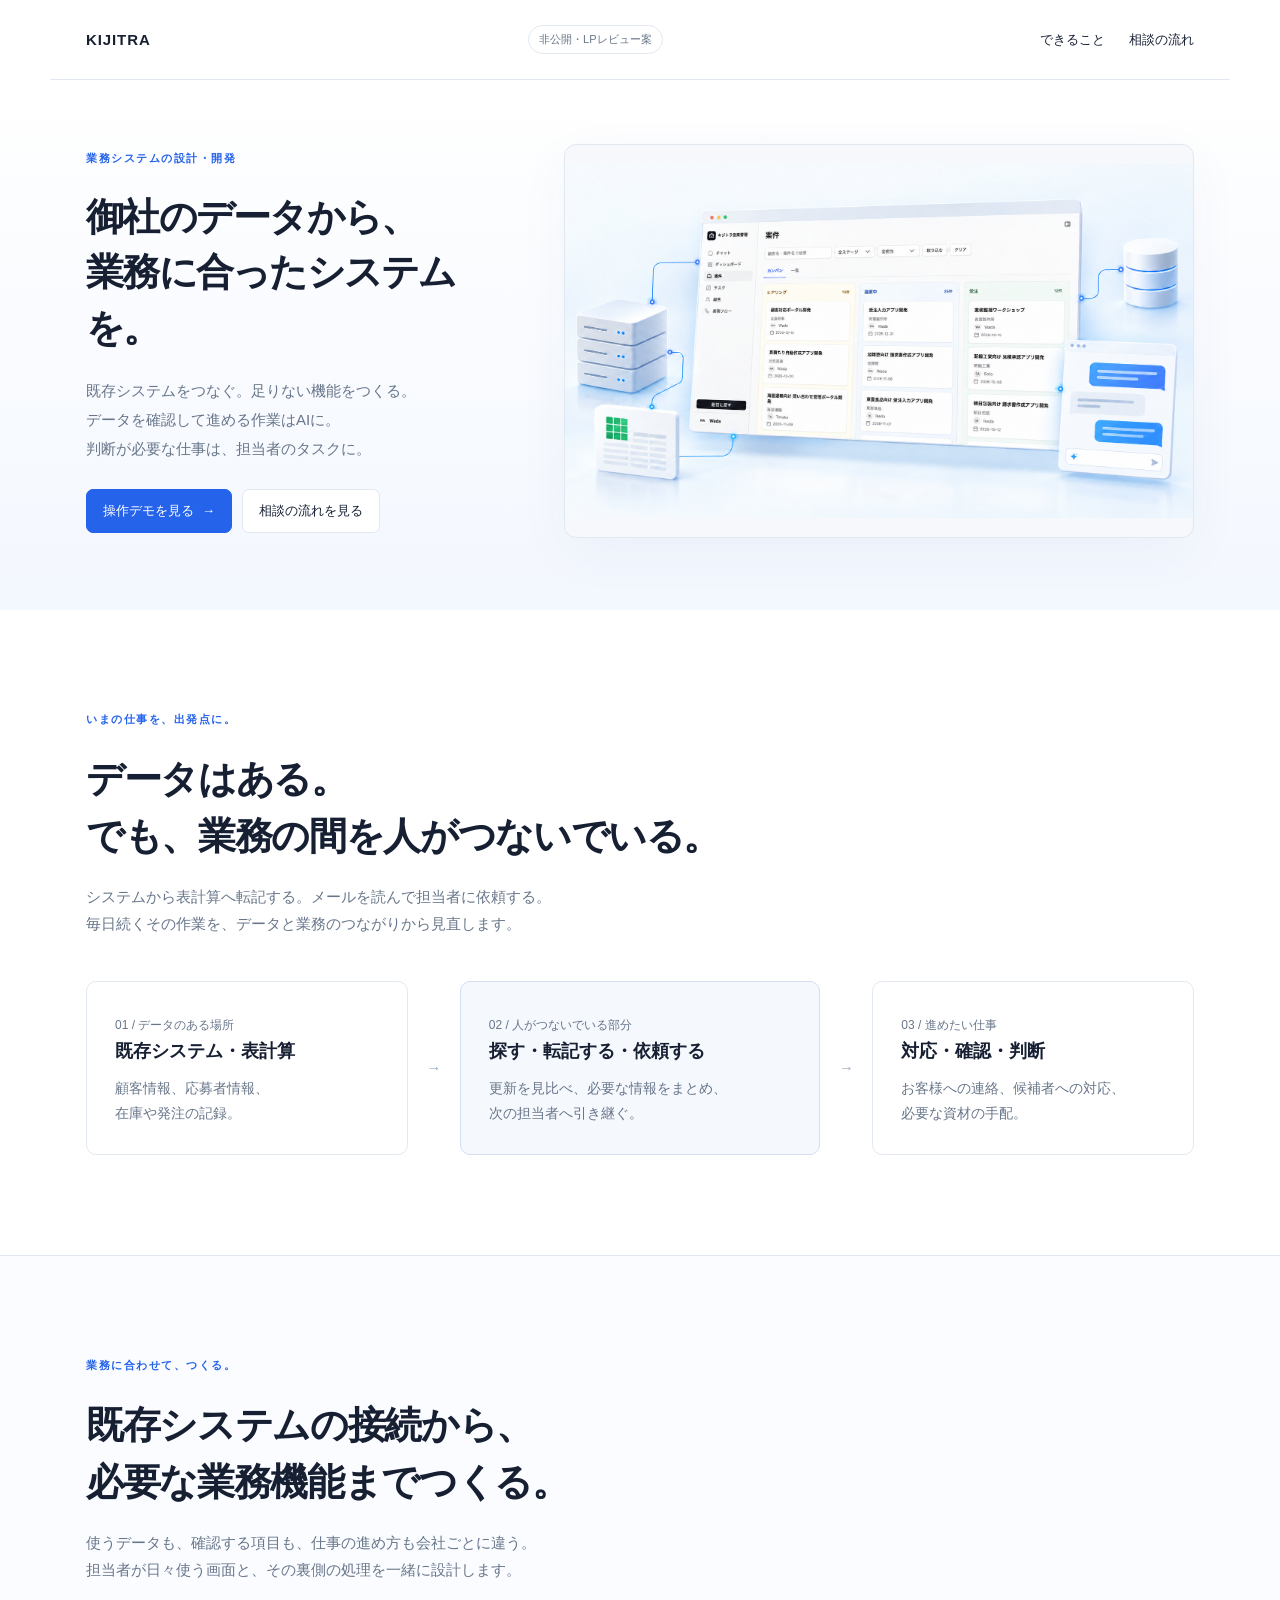
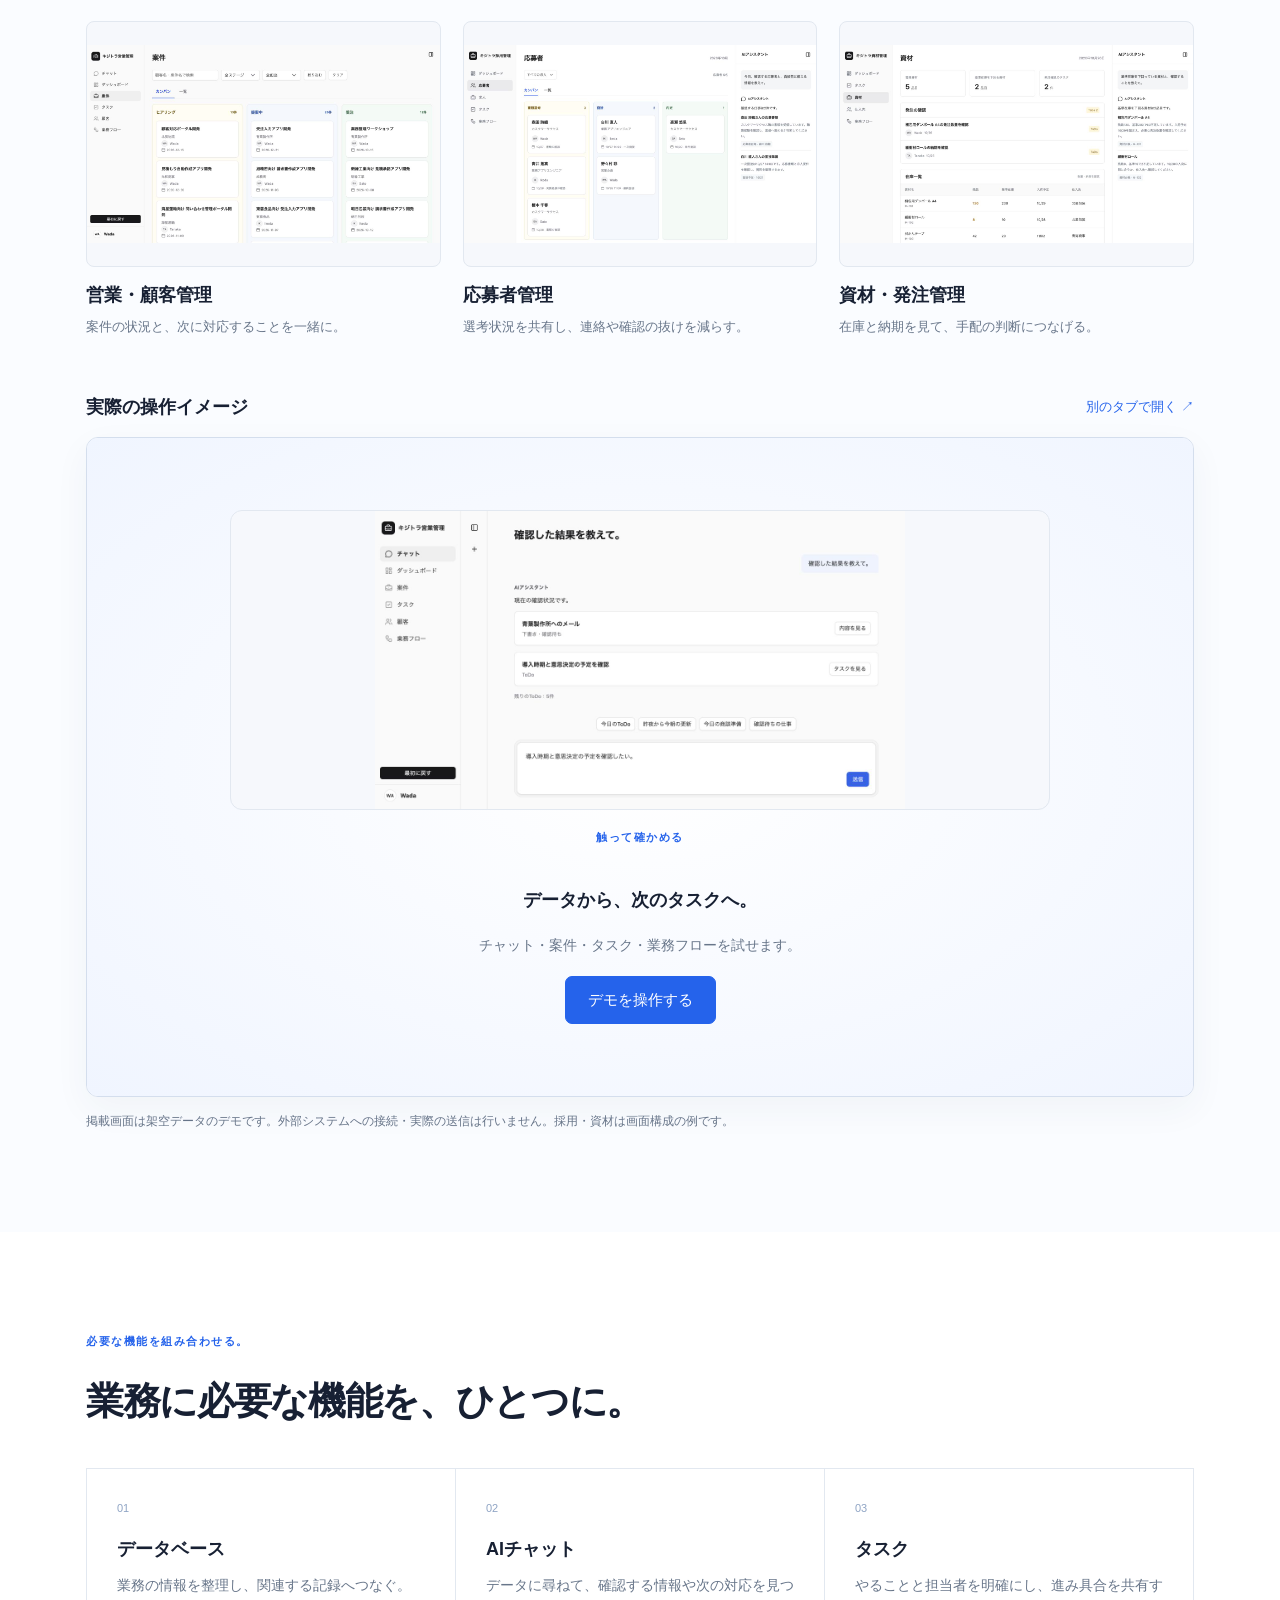
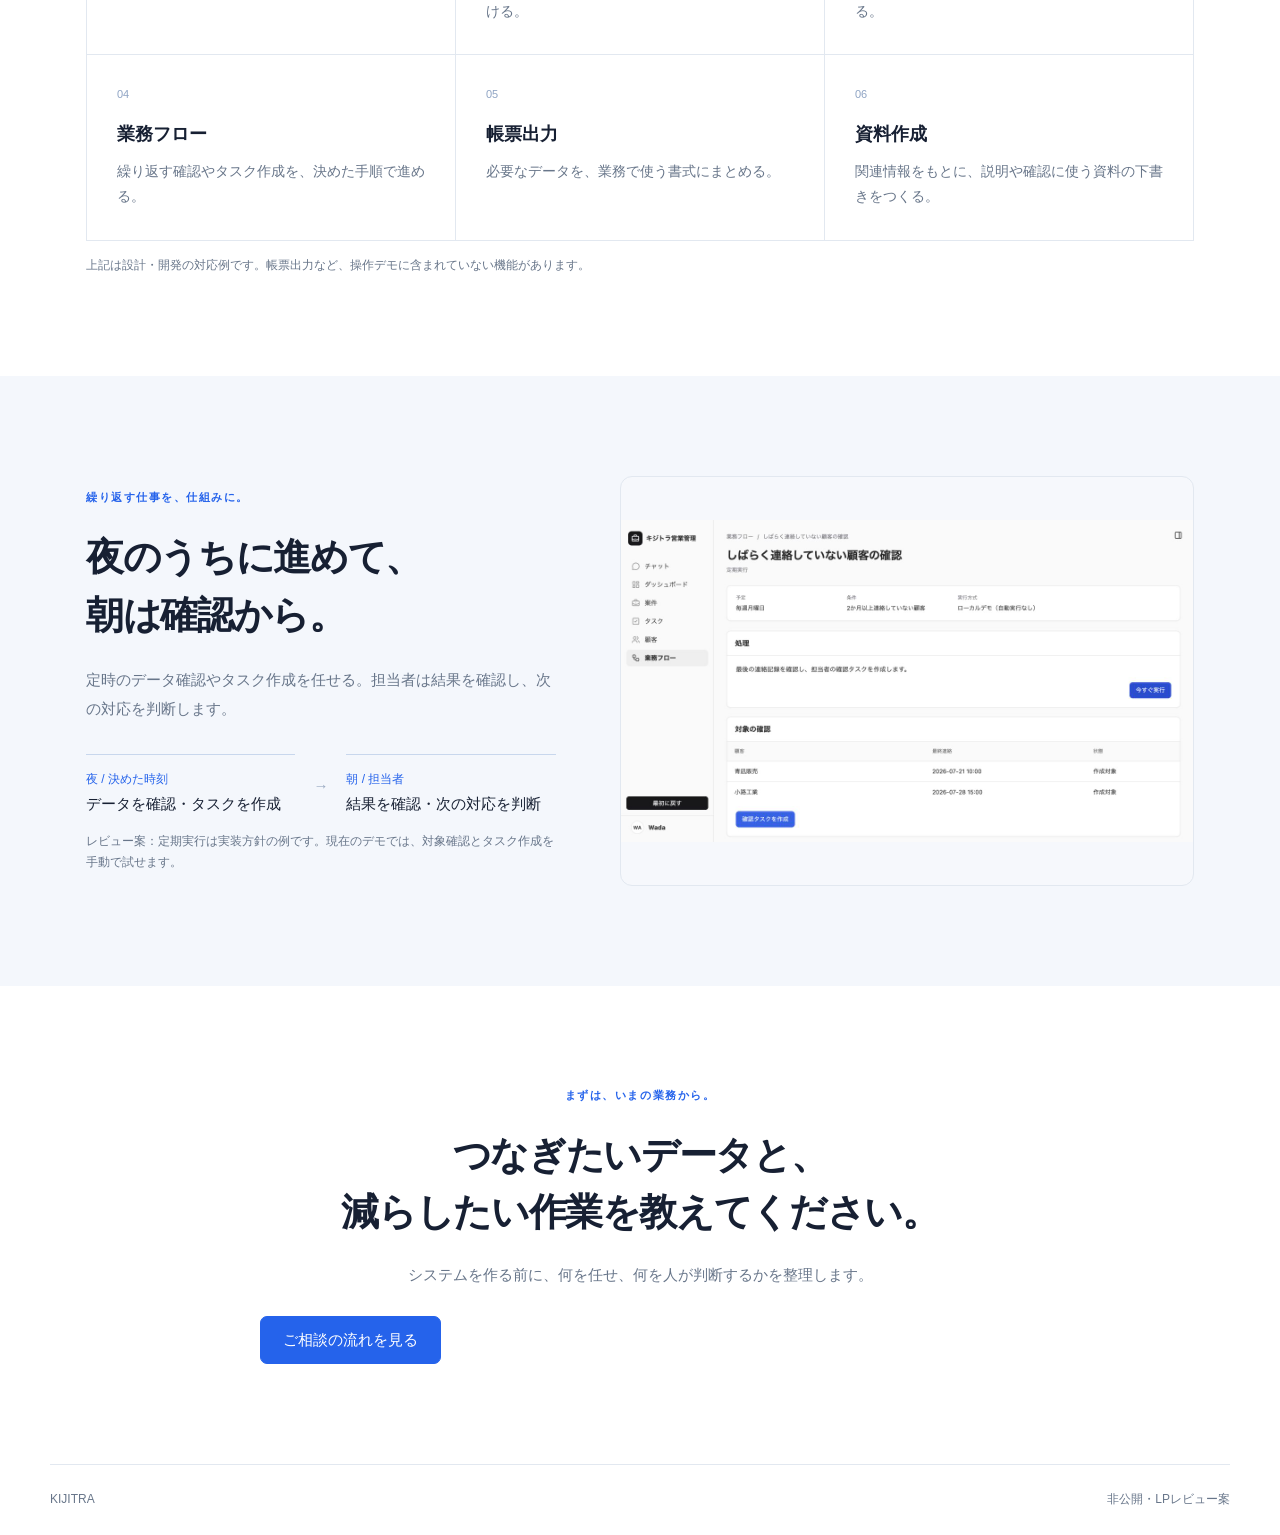
<file: lp.html>
<!doctype html><html lang="ja"><head><meta charset="utf-8"><meta name="viewport" content="width=device-width,initial-scale=1"><title>業務システム構築｜LPレビュー案</title><link rel="stylesheet" href="assets/lp/review.css"></head><body>
<header class="wrap topbar"><a class="brand" href="#top">KIJITRA</a><span class="review-tag">非公開・LPレビュー案</span><nav class="top-actions" aria-label="ページ内メニュー"><a href="#systems">できること</a><a href="#consult">相談の流れ</a></nav></header>
<main id="top"><section class="hero"><div class="wrap"><div class="hero-copy"><span class="eyebrow">業務システムの設計・開発</span><h1>御社のデータから、<br>業務に合ったシステムを。</h1><p class="lead">既存システムをつなぐ。足りない機能をつくる。<br>データを確認して進める作業はAIに。<br>判断が必要な仕事は、担当者のタスクに。</p><div class="hero-actions"><a class="button primary" href="#demo">操作デモを見る <span aria-hidden="true">→</span></a><a class="button" href="#consult">相談の流れを見る</a></div></div><div class="media hero-media" data-image="hero-system.png" data-alt="既存データと業務画面がつながるシステムのイメージ"><div class="placeholder"><b>データから、仕事がつながる。</b><small>ヒーロー画像・差し替え予定</small></div></div></div></section>
<section class="problem"><div class="wrap"><div class="section-head"><span class="eyebrow">いまの仕事を、出発点に。</span><h2>データはある。<br>でも、業務の間を人がつないでいる。</h2><p>システムから表計算へ転記する。メールを読んで担当者に依頼する。<br>毎日続くその作業を、データと業務のつながりから見直します。</p></div><div class="bridge" aria-label="既存データ、人の転記と確認、次の業務への流れ"><div class="bridge-block"><small>01 / データのある場所</small><h3>既存システム・表計算</h3><p>顧客情報、応募者情報、<br>在庫や発注の記録。</p></div><div class="arrow" aria-hidden="true">→</div><div class="bridge-block emphasis"><small>02 / 人がつないでいる部分</small><h3>探す・転記する・依頼する</h3><p>更新を見比べ、必要な情報をまとめ、<br>次の担当者へ引き継ぐ。</p></div><div class="arrow" aria-hidden="true">→</div><div class="bridge-block"><small>03 / 進めたい仕事</small><h3>対応・確認・判断</h3><p>お客様への連絡、候補者への対応、<br>必要な資材の手配。</p></div></div></div></section>
<section class="systems" id="systems"><div class="wrap"><div class="section-head"><span class="eyebrow">業務に合わせて、つくる。</span><h2>既存システムの接続から、<br>必要な業務機能までつくる。</h2><p>使うデータも、確認する項目も、仕事の進め方も会社ごとに違う。<br>担当者が日々使う画面と、その裏側の処理を一緒に設計します。</p></div><div class="screen-grid"><figure><div class="media" data-image="sales-board.jpg" data-alt="営業案件と担当タスクを確認する画面"><div class="placeholder"><b>営業・顧客管理</b><small>画面素材・差し替え予定</small></div></div><figcaption><h3>営業・顧客管理</h3><p>案件の状況と、次に対応することを一緒に。</p></figcaption></figure><figure><div class="media" data-image="recruiting.jpg" data-alt="応募者の選考状況を確認する画面"><div class="placeholder"><b>応募者管理</b><small>画面素材・差し替え予定</small></div></div><figcaption><h3>応募者管理</h3><p>選考状況を共有し、連絡や確認の抜けを減らす。</p></figcaption></figure><figure><div class="media" data-image="materials.jpg" data-alt="資材の在庫と発注確認タスクを見る画面"><div class="placeholder"><b>資材・発注管理</b><small>画面素材・差し替え予定</small></div></div><figcaption><h3>資材・発注管理</h3><p>在庫と納期を見て、手配の判断につなげる。</p></figcaption></figure></div><div class="demo-area" id="demo"><div class="demo-heading"><h3>実際の操作イメージ</h3><a href="index.html" target="_blank" rel="noopener">別のタブで開く ↗</a></div><div class="demo-stage" id="demo-stage"><div class="demo-cover"><div class="media demo-chat-preview" data-image="sales-chat.jpg" data-alt="営業データをチャットから確認する画面" style="width:100%;max-width:820px;height:300px"><div class="placeholder"><b>チャットから、仕事を確認する。</b><small>チャット画面・差し替え予定</small></div></div><span class="eyebrow">触って確かめる</span><h3>データから、次のタスクへ。</h3><p>チャット・案件・タスク・業務フローを試せます。</p><button class="button primary" id="load-demo" type="button">デモを操作する</button></div></div><p class="note">掲載画面は架空データのデモです。外部システムへの接続・実際の送信は行いません。採用・資材は画面構成の例です。</p></div></div></section>
<section><div class="wrap"><div class="section-head"><span class="eyebrow">必要な機能を組み合わせる。</span><h2>業務に必要な機能を、ひとつに。</h2></div><div class="feature-grid"><article class="feature"><span class="index">01</span><h3>データベース</h3><p>業務の情報を整理し、関連する記録へつなぐ。</p></article><article class="feature"><span class="index">02</span><h3>AIチャット</h3><p>データに尋ねて、確認する情報や次の対応を見つける。</p></article><article class="feature"><span class="index">03</span><h3>タスク</h3><p>やることと担当者を明確にし、進み具合を共有する。</p></article><article class="feature"><span class="index">04</span><h3>業務フロー</h3><p>繰り返す確認やタスク作成を、決めた手順で進める。</p></article><article class="feature"><span class="index">05</span><h3>帳票出力</h3><p>必要なデータを、業務で使う書式にまとめる。</p></article><article class="feature"><span class="index">06</span><h3>資料作成</h3><p>関連情報をもとに、説明や確認に使う資料の下書きをつくる。</p></article></div><p class="note">上記は設計・開発の対応例です。帳票出力など、操作デモに含まれていない機能があります。</p></div></section>
<section class="routine"><div class="wrap routine-layout"><div><span class="eyebrow">繰り返す仕事を、仕組みに。</span><h2>夜のうちに進めて、<br>朝は確認から。</h2><p class="lead">定時のデータ確認やタスク作成を任せる。担当者は結果を確認し、次の対応を判断します。</p><div class="routine-steps"><div class="routine-step"><span>夜 / 決めた時刻</span><b>データを確認・タスクを作成</b></div><span class="arrow" aria-hidden="true">→</span><div class="routine-step"><span>朝 / 担当者</span><b>結果を確認・次の対応を判断</b></div></div><p class="note">レビュー案：定期実行は実装方針の例です。現在のデモでは、対象確認とタスク作成を手動で試せます。</p></div><div class="media routine-media" data-image="routine.jpg" data-alt="定期確認フローの対象と作成タスクを確認する画面"><div class="placeholder"><b>確認する仕事が、朝には揃う。</b><small>定期確認画面・差し替え予定</small></div></div></div></section>
<section class="consult" id="consult"><div class="wrap"><span class="eyebrow">まずは、いまの業務から。</span><h2>つなぎたいデータと、<br>減らしたい作業を教えてください。</h2><p>システムを作る前に、何を任せ、何を人が判断するかを整理します。</p><details><summary class="button primary">ご相談の流れを見る</summary><div class="consult-steps"><div><b>01 / 現状を聞く</b><p>利用中のシステムと、手作業が残る業務を確認します。</p></div><div><b>02 / 画面で確かめる</b><p>使う人と作業の流れを整理し、画面のたたき台で認識を合わせます。</p></div><div><b>03 / 範囲を決める</b><p>接続するデータ、実行する処理、確認の方法と実装範囲を相談します。</p></div></div><p class="note">非公開レビュー用のため、お問い合わせフォームは設置していません。</p></details></div></section></main><footer class="wrap footer"><span>KIJITRA</span><span>非公開・LPレビュー案</span></footer>
<script>
for(const slot of document.querySelectorAll('[data-image]')){const img=new Image();img.alt=slot.dataset.alt;img.onload=()=>slot.replaceChildren(img);img.src='assets/lp/'+slot.dataset.image;img.onerror=()=>{slot.dataset.pending='true'}}
document.querySelector('#load-demo').addEventListener('click',()=>{const frame=document.createElement('iframe');frame.src='index.html';frame.title='営業管理の操作デモ';frame.loading='eager';document.querySelector('#demo-stage').replaceChildren(frame);frame.focus()});
</script></body></html>
</file>
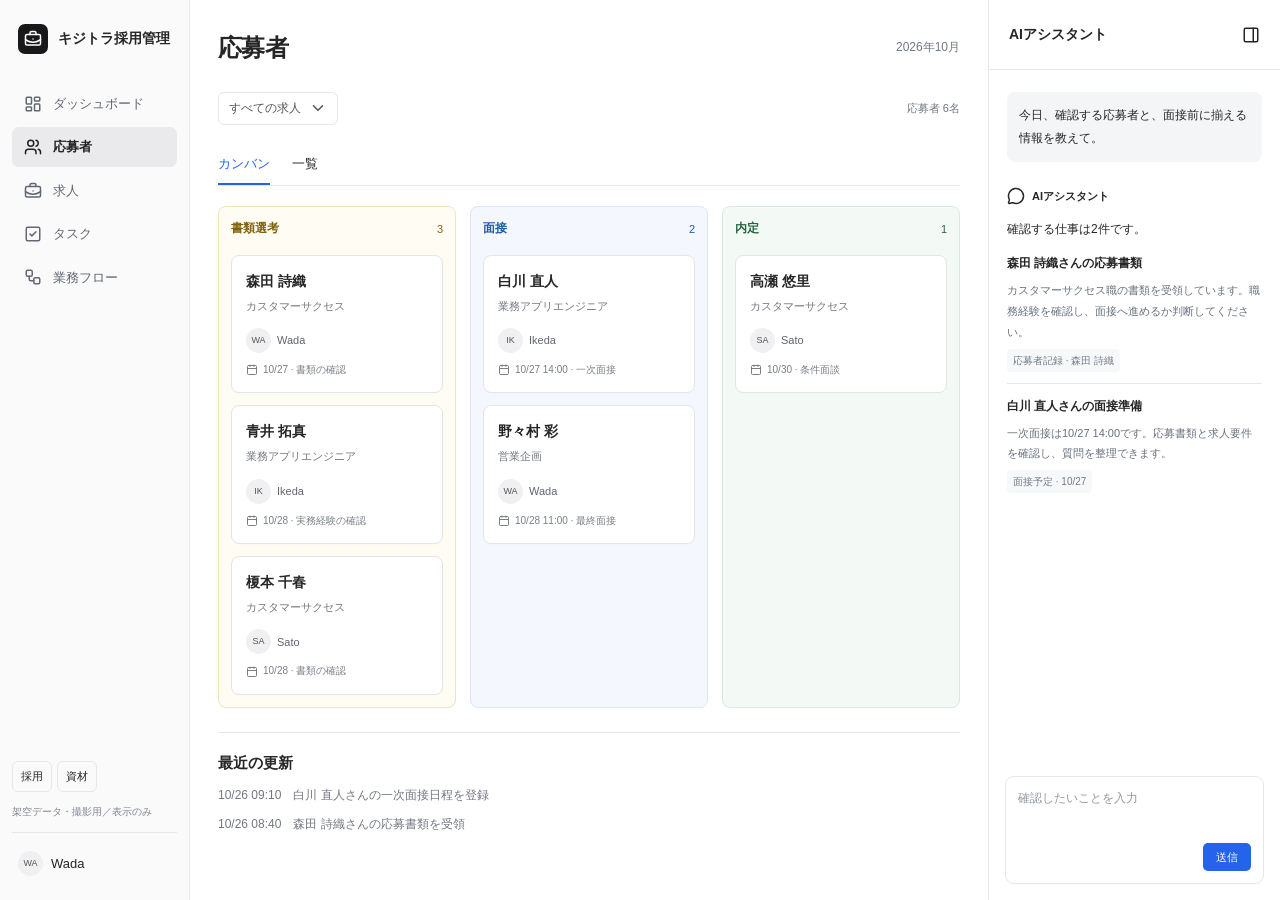
<file: showcase.html>
<!doctype html><html lang="ja"><head><meta charset="utf-8"><meta name="viewport" content="width=device-width,initial-scale=1"><title>業務画面イメージ｜撮影用</title><style>
:root{--blue:#2563eb;--ink:#262626;--muted:#727781;--line:#e5e7eb;--wash:#fafafa}*{box-sizing:border-box}body{margin:0;font:13px/1.65 -apple-system,BlinkMacSystemFont,"Segoe UI","Noto Sans JP",sans-serif;color:var(--ink);background:white}h1,h2,h3,p{margin:0}h1{font-size:24px;letter-spacing:-.03em}h2{font-size:15px}h3{font-size:13px;font-weight:600}a{color:inherit;text-decoration:none}a:focus-visible{outline:2px solid #93b4f7;outline-offset:3px}a:hover{background:#eee}.icon{width:18px;height:18px;flex-shrink:0;vertical-align:middle}.shell{min-height:100dvh;display:grid;grid-template-columns:190px minmax(0,1fr) 292px}.sidebar{border-right:1px solid var(--line);background:#fafafa;padding:24px 12px;display:flex;flex-direction:column}.brand{display:flex;align-items:center;gap:10px;font-size:14px;font-weight:650;padding:0 6px 30px}.brand-mark{width:30px;height:30px;display:grid;place-items:center;background:#18181b;color:white;border-radius:7px}.nav-item{display:flex;gap:11px;align-items:center;padding:9px 12px;color:#616773;border-radius:7px;margin-bottom:4px}.nav-item.active{background:#eaeaec;color:#222;font-weight:600}.sidebar-foot{margin-top:auto;padding-top:24px}.switches{display:flex;gap:5px}.switches a{padding:5px 8px;border:1px solid var(--line);border-radius:6px;font-size:11px}.readonly{font-size:10px;color:#818691;margin:12px 0}.user{display:flex;gap:8px;align-items:center;border-top:1px solid var(--line);padding:18px 6px 0}.avatar{width:25px;height:25px;display:inline-grid;place-items:center;background:#f0f0f2;border-radius:50%;font-size:9px;color:#555;font-weight:500;flex-shrink:0}.main{padding:28px;min-width:0;background:white}.heading{display:flex;align-items:center;justify-content:space-between;margin-bottom:24px}.period{font-size:12px;color:var(--muted)}.muted{color:var(--muted)}.toolbar{display:flex;justify-content:space-between;align-items:center;gap:12px;margin-bottom:20px}.filter-label{display:inline-flex;align-items:center;gap:8px;border:1px solid var(--line);border-radius:6px;padding:6px 10px;background:white;color:#555;font-size:12px}.tabs{display:flex;border-bottom:1px solid var(--line);gap:22px;margin-bottom:20px}.tab{padding:8px 0}.tab.active{border-bottom:2px solid #2563eb;color:#2563eb;font-weight:550}.board{display:grid;grid-template-columns:repeat(3,minmax(0,1fr));gap:14px}.column{border:1px solid var(--col-border);background:var(--col-bg);padding:12px;border-radius:8px}.column-head{display:flex;align-items:center;justify-content:space-between;font-size:12px;color:var(--col-ink);margin-bottom:16px;font-weight:600}.column-head span{font-size:11px;font-weight:500}.person-card{border:1px solid #e4e5e7;border-radius:8px;background:white;padding:14px;margin-bottom:12px;box-shadow:0 1px 2px #00000004}.person-card:last-child{margin-bottom:0}.person-card h3{font-size:14px;margin-bottom:4px}.job{font-size:11px;color:#737780}.card-owner{display:flex;align-items:center;gap:6px;margin-top:13px;font-size:11px;color:#616570}.date{display:flex;align-items:center;gap:5px;margin-top:9px;font-size:10px;color:#797e87;font-weight:400}.date .icon{width:12px;height:12px}.pill{font-size:10px;padding:3px 7px;border-radius:5px;display:inline-block;background:#f3f4f6;color:#5e6571}.pill.amber{background:#fff7da;color:#926c12}.pill.blue{background:#eaf2ff;color:#315f9c}.pill.green{background:#eaf7ee;color:#2d784b}.summary{display:grid;grid-template-columns:repeat(3,1fr);gap:14px;margin-bottom:22px}.metric{border:1px solid var(--line);border-radius:8px;padding:14px 18px}.metric .label{font-size:11px;color:var(--muted)}.metric strong{display:block;font-size:25px;font-weight:600;margin-top:3px}.metric strong small{font-size:12px;color:#777;font-weight:400}.card{border:1px solid var(--line);border-radius:8px;background:white;overflow:hidden;margin-bottom:20px}.card-head{padding:14px 18px;border-bottom:1px solid var(--line);display:flex;align-items:center;justify-content:space-between}.taskrow{padding:15px 18px;border-bottom:1px solid var(--line);display:flex;align-items:center;justify-content:space-between;gap:12px}.taskrow:last-child{border:0}.taskrow p{font-size:11px;color:var(--muted);margin-top:4px}.taskrow .meta{display:flex;gap:7px;align-items:center;font-size:11px;color:var(--muted);margin-top:6px}.table-wrap{overflow:auto}table{width:100%;border-collapse:collapse;text-align:left;font-size:12px}th{font-weight:500;color:#727781;font-size:11px;background:#fafafa}th,td{padding:11px 16px;border-bottom:1px solid #eef0f2;white-space:nowrap}tbody tr:last-child td{border:0}.shortage{color:#b77911;font-weight:600}.assistant{border-left:1px solid var(--line);display:flex;flex-direction:column;background:#fff;min-width:0}.assistant-head{height:70px;display:flex;align-items:center;justify-content:space-between;padding:0 20px;border-bottom:1px solid var(--line)}.assistant-head h2{font-size:14px}.messages{padding:22px 18px;flex:1}.message{font-size:12px;line-height:1.9;margin-bottom:22px}.message.user{background:#f4f5f7;border:0;display:block;border-radius:8px;padding:12px;margin:0 0 24px}.speaker{display:flex;align-items:center;gap:7px;font-size:11px;font-weight:600;margin-bottom:12px}.response-item{padding:11px 0;border-bottom:1px solid var(--line)}.response-item:last-child{border:0}.response-item b{font-size:12px;display:block}.response-item p{font-size:11px;color:#69717e;margin-top:5px}.source{display:inline-block;font-size:10px;color:#737b88;background:#f7f8fa;padding:2px 6px;border-radius:4px;margin-top:6px}.composer-preview{margin:16px;border:1px solid var(--line);border-radius:9px;padding:12px;box-shadow:0 1px 2px #00000006;color:#9197a1;font-size:12px;height:108px;display:flex;flex-direction:column;justify-content:space-between}.send-decoration{align-self:flex-end;background:#2563eb;color:white;border-radius:5px;padding:5px 13px;font-size:11px}.draft-tag{font-size:10px;color:#9297a0}.bottom-note{color:#868c96;font-size:10px;margin-top:14px}.activity-strip{margin-top:24px;border-top:1px solid var(--line);padding-top:18px}.activity-strip p{margin-top:10px;font-size:12px;color:#727781}@media(min-width:1440px){.shell{grid-template-columns:208px minmax(0,1fr) 320px}.main{padding:32px}.person-card{padding:18px}.board{gap:18px}}@media(max-width:1000px){.shell{grid-template-columns:160px minmax(0,1fr)}.assistant{grid-column:2}.main{padding:22px}.board{gap:9px}.column{padding:8px}.sidebar{grid-row:1/3}.summary{gap:8px}}@media(max-width:650px){.shell{display:block}.sidebar{padding:14px}.sidebar nav,.sidebar-foot .user,.sidebar-foot .readonly{display:none}.brand{padding:0 0 12px}.sidebar-foot{padding:0}.main{padding:20px 14px}.board{grid-template-columns:1fr}.assistant{border-top:1px solid var(--line)}.summary{grid-template-columns:repeat(3,1fr)}.metric{padding:10px}}
</style></head><body><div id="app"></div><script>
const icons={"panel-left": "<svg aria-hidden=\"true\" class=\"icon\" xmlns=\"http://www.w3.org/2000/svg\" width=\"24\" height=\"24\" viewBox=\"0 0 24 24\" fill=\"none\" stroke=\"currentColor\" stroke-width=\"2\" stroke-linecap=\"round\" stroke-linejoin=\"round\" > <rect width=\"18\" height=\"18\" x=\"3\" y=\"3\" rx=\"2\" /> <path d=\"M9 3v18\" /> </svg>", "panel-right": "<svg aria-hidden=\"true\" class=\"icon\" xmlns=\"http://www.w3.org/2000/svg\" width=\"24\" height=\"24\" viewBox=\"0 0 24 24\" fill=\"none\" stroke=\"currentColor\" stroke-width=\"2\" stroke-linecap=\"round\" stroke-linejoin=\"round\" > <rect width=\"18\" height=\"18\" x=\"3\" y=\"3\" rx=\"2\" /> <path d=\"M15 3v18\" /> </svg>", "pencil": "<svg aria-hidden=\"true\" class=\"icon\" xmlns=\"http://www.w3.org/2000/svg\" width=\"24\" height=\"24\" viewBox=\"0 0 24 24\" fill=\"none\" stroke=\"currentColor\" stroke-width=\"2\" stroke-linecap=\"round\" stroke-linejoin=\"round\" > <path d=\"M21.174 6.812a1 1 0 0 0-3.986-3.987L3.842 16.174a2 2 0 0 0-.5.83l-1.321 4.352a.5.5 0 0 0 .623.622l4.353-1.32a2 2 0 0 0 .83-.497z\" /> <path d=\"m15 5 4 4\" /> </svg>", "briefcase-business": "<svg aria-hidden=\"true\" class=\"icon\" xmlns=\"http://www.w3.org/2000/svg\" width=\"24\" height=\"24\" viewBox=\"0 0 24 24\" fill=\"none\" stroke=\"currentColor\" stroke-width=\"2\" stroke-linecap=\"round\" stroke-linejoin=\"round\" > <path d=\"M12 12h.01\" /> <path d=\"M16 6V4a2 2 0 0 0-2-2h-4a2 2 0 0 0-2 2v2\" /> <path d=\"M22 13a18.15 18.15 0 0 1-20 0\" /> <rect width=\"20\" height=\"14\" x=\"2\" y=\"6\" rx=\"2\" /> </svg>", "layout-dashboard": "<svg aria-hidden=\"true\" class=\"icon\" xmlns=\"http://www.w3.org/2000/svg\" width=\"24\" height=\"24\" viewBox=\"0 0 24 24\" fill=\"none\" stroke=\"currentColor\" stroke-width=\"2\" stroke-linecap=\"round\" stroke-linejoin=\"round\" > <rect width=\"7\" height=\"9\" x=\"3\" y=\"3\" rx=\"1\" /> <rect width=\"7\" height=\"5\" x=\"14\" y=\"3\" rx=\"1\" /> <rect width=\"7\" height=\"9\" x=\"14\" y=\"12\" rx=\"1\" /> <rect width=\"7\" height=\"5\" x=\"3\" y=\"16\" rx=\"1\" /> </svg>", "square-check": "<svg aria-hidden=\"true\" class=\"icon\" xmlns=\"http://www.w3.org/2000/svg\" width=\"24\" height=\"24\" viewBox=\"0 0 24 24\" fill=\"none\" stroke=\"currentColor\" stroke-width=\"2\" stroke-linecap=\"round\" stroke-linejoin=\"round\" > <rect width=\"18\" height=\"18\" x=\"3\" y=\"3\" rx=\"2\" /> <path d=\"m16 9-5.5 5.5L8 12\" /> </svg>", "users": "<svg aria-hidden=\"true\" class=\"icon\" xmlns=\"http://www.w3.org/2000/svg\" width=\"24\" height=\"24\" viewBox=\"0 0 24 24\" fill=\"none\" stroke=\"currentColor\" stroke-width=\"2\" stroke-linecap=\"round\" stroke-linejoin=\"round\" > <path d=\"M16 21v-2a4 4 0 0 0-4-4H6a4 4 0 0 0-4 4v2\" /> <path d=\"M16 3.128a4 4 0 0 1 0 7.744\" /> <path d=\"M22 21v-2a4 4 0 0 0-3-3.87\" /> <circle cx=\"9\" cy=\"7\" r=\"4\" /> </svg>", "calendar": "<svg aria-hidden=\"true\" class=\"icon\" xmlns=\"http://www.w3.org/2000/svg\" width=\"24\" height=\"24\" viewBox=\"0 0 24 24\" fill=\"none\" stroke=\"currentColor\" stroke-width=\"2\" stroke-linecap=\"round\" stroke-linejoin=\"round\" > <path d=\"M8 2v3\" /> <path d=\"M16 2v3\" /> <rect x=\"3\" y=\"3\" width=\"18\" height=\"18\" rx=\"2\" /> <path d=\"M3 9h18\" /> </svg>", "workflow": "<svg aria-hidden=\"true\" class=\"icon\" xmlns=\"http://www.w3.org/2000/svg\" width=\"24\" height=\"24\" viewBox=\"0 0 24 24\" fill=\"none\" stroke=\"currentColor\" stroke-width=\"2\" stroke-linecap=\"round\" stroke-linejoin=\"round\" > <rect width=\"8\" height=\"8\" x=\"3\" y=\"3\" rx=\"2\" /> <path d=\"M7 11v4a2 2 0 0 0 2 2h4\" /> <rect width=\"8\" height=\"8\" x=\"13\" y=\"13\" rx=\"2\" /> </svg>", "message-circle": "<svg aria-hidden=\"true\" class=\"icon\" xmlns=\"http://www.w3.org/2000/svg\" width=\"24\" height=\"24\" viewBox=\"0 0 24 24\" fill=\"none\" stroke=\"currentColor\" stroke-width=\"2\" stroke-linecap=\"round\" stroke-linejoin=\"round\" > <path d=\"M2.992 16.342a2 2 0 0 1 .094 1.167l-1.065 3.29a1 1 0 0 0 1.236 1.168l3.413-.998a2 2 0 0 1 1.099.092 10 10 0 1 0-4.777-4.719\" /> </svg>", "plus": "<svg aria-hidden=\"true\" class=\"icon\" xmlns=\"http://www.w3.org/2000/svg\" width=\"24\" height=\"24\" viewBox=\"0 0 24 24\" fill=\"none\" stroke=\"currentColor\" stroke-width=\"2\" stroke-linecap=\"round\" stroke-linejoin=\"round\" > <path d=\"M5 12h14\" /> <path d=\"M12 5v14\" /> </svg>", "chevron-right": "<svg aria-hidden=\"true\" class=\"icon\" xmlns=\"http://www.w3.org/2000/svg\" width=\"24\" height=\"24\" viewBox=\"0 0 24 24\" fill=\"none\" stroke=\"currentColor\" stroke-width=\"2\" stroke-linecap=\"round\" stroke-linejoin=\"round\" > <path d=\"m9 18 6-6-6-6\" /> </svg>", "chevron-down": "<svg aria-hidden=\"true\" class=\"icon\" xmlns=\"http://www.w3.org/2000/svg\" width=\"24\" height=\"24\" viewBox=\"0 0 24 24\" fill=\"none\" stroke=\"currentColor\" stroke-width=\"2\" stroke-linecap=\"round\" stroke-linejoin=\"round\" > <path d=\"m6 9 6 6 6-6\" /> </svg>", "arrow-up": "<svg aria-hidden=\"true\" class=\"icon\" xmlns=\"http://www.w3.org/2000/svg\" width=\"24\" height=\"24\" viewBox=\"0 0 24 24\" fill=\"none\" stroke=\"currentColor\" stroke-width=\"2\" stroke-linecap=\"round\" stroke-linejoin=\"round\" > <path d=\"m5 12 7-7 7 7\" /> <path d=\"M12 19V5\" /> </svg>", "arrow-down": "<svg aria-hidden=\"true\" class=\"icon\" xmlns=\"http://www.w3.org/2000/svg\" width=\"24\" height=\"24\" viewBox=\"0 0 24 24\" fill=\"none\" stroke=\"currentColor\" stroke-width=\"2\" stroke-linecap=\"round\" stroke-linejoin=\"round\" > <path d=\"M12 5v14\" /> <path d=\"m19 12-7 7-7-7\" /> </svg>", "arrow-up-down": "<svg aria-hidden=\"true\" class=\"icon\" xmlns=\"http://www.w3.org/2000/svg\" width=\"24\" height=\"24\" viewBox=\"0 0 24 24\" fill=\"none\" stroke=\"currentColor\" stroke-width=\"2\" stroke-linecap=\"round\" stroke-linejoin=\"round\" > <path d=\"m21 16-4 4-4-4\" /> <path d=\"M17 20V4\" /> <path d=\"m3 8 4-4 4 4\" /> <path d=\"M7 4v16\" /> </svg>", "check": "<svg aria-hidden=\"true\" class=\"icon\" xmlns=\"http://www.w3.org/2000/svg\" width=\"24\" height=\"24\" viewBox=\"0 0 24 24\" fill=\"none\" stroke=\"currentColor\" stroke-width=\"2\" stroke-linecap=\"round\" stroke-linejoin=\"round\" > <path d=\"M20 6 9 17l-5-5\" /> </svg>"};
const icon=name=>icons[name]||icons['square-check'];
const esc=s=>String(s).replace(/[&<>"']/g,c=>({'&':'&amp;','<':'&lt;','>':'&gt;','"':'&quot;',"'":'&#39;'}[c]));
const mode=new URLSearchParams(location.search).get('view')==='materials'?'materials':'recruiting';
const owner=name=>`<span class="avatar">${name.slice(0,2).toUpperCase()}</span>${name}`;
const navItems=mode==='materials'?[['layout-dashboard','ダッシュボード'],['square-check','タスク'],['briefcase-business','資材'],['users','仕入先'],['workflow','業務フロー']]:[['layout-dashboard','ダッシュボード'],['users','応募者'],['briefcase-business','求人'],['square-check','タスク'],['workflow','業務フロー']];
const sidebar=`<aside class="sidebar"><div class="brand"><span class="brand-mark">${icon('briefcase-business')}</span>${mode==='materials'?'キジトラ資材管理':'キジトラ採用管理'}</div><nav aria-label="画面構成の例">${navItems.map(([i,n])=>`<div class="nav-item ${n===(mode==='materials'?'資材':'応募者')?'active':''}">${icon(i)}${n}</div>`).join('')}</nav><div class="sidebar-foot"><div class="switches"><a href="?view=recruiting" ${mode==='recruiting'?'aria-current="page"':''}>採用</a><a href="?view=materials" ${mode==='materials'?'aria-current="page"':''}>資材</a></div><p class="readonly">架空データ・撮影用／表示のみ</p><div class="user">${owner('Wada')}</div></div></aside>`;
const applicants=[{name:'森田 詩織',job:'カスタマーサクセス',stage:0,owner:'Wada',date:'10/27',next:'書類の確認'},{name:'青井 拓真',job:'業務アプリエンジニア',stage:0,owner:'Ikeda',date:'10/28',next:'実務経験の確認'},{name:'榎本 千春',job:'カスタマーサクセス',stage:0,owner:'Sato',date:'10/28',next:'書類の確認'},{name:'白川 直人',job:'業務アプリエンジニア',stage:1,owner:'Ikeda',date:'10/27 14:00',next:'一次面接'},{name:'野々村 彩',job:'営業企画',stage:1,owner:'Wada',date:'10/28 11:00',next:'最終面接'},{name:'高瀬 悠里',job:'カスタマーサクセス',stage:2,owner:'Sato',date:'10/30',next:'条件面談'}];
const stageStyles=[['書類選考','#fffdf3','#eee5be','#80620b'],['面接','#f4f8fe','#d9e6f8','#2457a5'],['内定','#f3faf5','#d8eadf','#276642']];
function recruiting(){return `<div class="heading"><h1>応募者</h1><span class="period">2026年10月</span></div><div class="toolbar"><span class="filter-label">すべての求人 ${icon('chevron-down')}</span><span class="muted" style="font-size:11px">応募者 6名</span></div><div class="tabs"><span class="tab active">カンバン</span><span class="tab">一覧</span></div><div class="board">${stageStyles.map(([name,bg,border,ink],stage)=>`<section class="column" style="--col-bg:${bg};--col-border:${border};--col-ink:${ink}"><div class="column-head">${name}<span>${applicants.filter(a=>a.stage===stage).length}</span></div>${applicants.filter(a=>a.stage===stage).map(a=>`<article class="person-card"><h3>${a.name}</h3><p class="job">${a.job}</p><div class="card-owner">${owner(a.owner)}</div><div class="date">${icon('calendar')}<span>${a.date} · ${a.next}</span></div></article>`).join('')}</section>`).join('')}</div><div class="activity-strip"><h2>最近の更新</h2><p>10/26 09:10　白川 直人さんの一次面接日程を登録</p><p>10/26 08:40　森田 詩織さんの応募書類を受領</p></div>`}
const stocks=[['M-101','梱包用ダンボール A4',120,200,'10/29','北星包装'],['M-102','緩衝材ロール',8,10,'10/28','北星包装'],['M-103','封かんテープ',42,20,'11/02','青海商事'],['M-104','配送ラベル',1600,1000,'11/05','青海商事'],['M-105','結束バンド',340,200,'11/04','若草資材']];
function materials(){return `<div class="heading"><h1>資材</h1><span class="period">2026年10月26日</span></div><div class="summary"><div class="metric"><span class="label">管理資材</span><strong>5 <small>品目</small></strong></div><div class="metric"><span class="label">基準在庫を下回る資材</span><strong>2 <small>品目</small></strong></div><div class="metric"><span class="label">発注確認のタスク</span><strong>2 <small>件</small></strong></div></div><section class="card"><div class="card-head"><h2>発注の確認</h2><span class="pill amber">ToDo 2</span></div><div class="taskrow"><div><h3>梱包用ダンボール A4の発注数量を確認</h3><div class="meta">${owner('Wada')}<span>10/26</span></div></div><span class="pill amber">ToDo</span></div><div class="taskrow"><div><h3>緩衝材ロールの納期を確認</h3><div class="meta">${owner('Tanaka')}<span>10/26</span></div></div><span class="pill amber">ToDo</span></div></section><section class="card"><div class="card-head"><h2>在庫一覧</h2><span class="draft-tag">数量・納期を確認</span></div><div class="table-wrap"><table><thead><tr><th>資材名</th><th>残数</th><th>基準在庫</th><th>入荷予定</th><th>仕入先</th></tr></thead><tbody>${stocks.map(([id,name,n,min,date,supplier])=>`<tr><td><b style="font-weight:500">${name}</b><div class="muted" style="font-size:10px">${id}</div></td><td class="${n<min?'shortage':''}">${n.toLocaleString()}</td><td>${min.toLocaleString()}</td><td>${date}</td><td>${supplier}</td></tr>`).join('')}</tbody></table></div></section>`}
function assistant(){const recruitment=mode==='recruiting';return `<aside class="assistant"><div class="assistant-head"><h2>AIアシスタント</h2>${icon('panel-right')}</div><div class="messages"><div class="message user">${recruitment?'今日、確認する応募者と、面接前に揃える情報を教えて。':'基準在庫を下回っている資材と、確認することを教えて。'}</div><div class="message"><div class="speaker">${icon('message-circle')}AIアシスタント</div><p>${recruitment?'確認する仕事は2件です。':'基準在庫を下回る資材は2品目です。'}</p>${recruitment?`<div class="response-item"><b>森田 詩織さんの応募書類</b><p>カスタマーサクセス職の書類を受領しています。職務経験を確認し、面接へ進めるか判断してください。</p><span class="source">応募者記録 · 森田 詩織</span></div><div class="response-item"><b>白川 直人さんの面接準備</b><p>一次面接は10/27 14:00です。応募書類と求人要件を確認し、質問を整理できます。</p><span class="source">面接予定 · 10/27</span></div>`:`<div class="response-item"><b>梱包用ダンボール A4</b><p>残数120、基準200で80不足しています。入荷予定10/29を踏まえ、必要な発注数量を確認してください。</p><span class="source">資材台帳 · M-101</span></div><div class="response-item"><b>緩衝材ロール</b><p>残数8、基準10で2不足しています。10/28の入荷に間に合うか、仕入先へ確認してください。</p><span class="source">資材台帳 · M-102</span></div>`}</div></div><div class="composer-preview" aria-label="入力欄の表示例"><span>確認したいことを入力</span><span class="send-decoration">送信</span></div></aside>`}
document.querySelector('#app').innerHTML=`<div class="shell">${sidebar}<main class="main">${mode==='materials'?materials():recruiting()}</main>${assistant()}</div>`;
</script></body></html>
</file>
<file: assets/lp/review.css>
:root{--ink:#172033;--muted:#68768a;--blue:#2563eb;--line:#e2e8f0;--wash:#f5f8fd}*{box-sizing:border-box}html{scroll-behavior:smooth}body{margin:0;color:var(--ink);font:15px/1.8 -apple-system,BlinkMacSystemFont,"Segoe UI","Noto Sans JP",sans-serif;background:#fff}a{color:inherit;text-decoration:none}button{font:inherit;cursor:pointer}button:focus-visible,a:focus-visible,summary:focus-visible{outline:3px solid #93b4f7;outline-offset:4px}h1,h2,h3,p{margin:0}h1{font-size:clamp(32px,4.4vw,60px);line-height:1.4;letter-spacing:-.045em;font-weight:650}h2{font-size:clamp(26px,3vw,40px);line-height:1.5;letter-spacing:-.035em;font-weight:650}h3{font-size:18px;font-weight:650;line-height:1.6}.wrap{max-width:1180px;margin:auto;padding:0 36px}.topbar{height:80px;border-bottom:1px solid var(--line);display:flex;align-items:center;justify-content:space-between;gap:20px}.brand{font-weight:700;letter-spacing:.06em}.review-tag{font-size:11px;color:var(--muted);border:1px solid var(--line);padding:4px 10px;border-radius:20px}.top-actions{display:flex;align-items:center;gap:24px;font-size:13px}.button{display:inline-flex;align-items:center;justify-content:center;gap:8px;border:1px solid var(--line);border-radius:7px;background:white;padding:12px 22px;font-weight:550;line-height:1.5}.button.primary{background:var(--blue);color:white;border-color:var(--blue)}.button:hover{filter:brightness(.97)}section{padding:100px 0}.eyebrow{display:block;font-size:11px;letter-spacing:.14em;font-weight:650;color:var(--blue);margin-bottom:20px}.hero{padding-top:88px;padding-bottom:72px;background:linear-gradient(180deg,#fff 0%,#f3f7fe 100%)}.hero-copy{max-width:920px}.lead{font-size:17px;line-height:1.95;color:var(--muted);max-width:690px;margin-top:24px}.hero-actions{display:flex;gap:12px;margin-top:30px}.media{overflow:hidden;position:relative;background:#f6f8fc;border:1px solid var(--line);border-radius:12px;display:flex;align-items:center;justify-content:center}.media img{display:block;width:100%;height:100%;object-fit:contain}.media .placeholder{display:flex;flex-direction:column;align-items:center;justify-content:center;gap:10px;text-align:center;color:#8290a4;padding:24px;width:100%;height:100%;background:radial-gradient(ellipse at center,#fff,#f0f5fd)}.placeholder b{font-weight:500;font-size:15px}.placeholder small{font-size:11px}.hero-media{aspect-ratio:2.05;margin-top:48px;box-shadow:0 15px 55px #1b4a8f0b}.section-head{max-width:850px;margin-bottom:38px}.section-head p{color:var(--muted);margin-top:18px;max-width:680px}.problem{border-bottom:1px solid var(--line)}.bridge{display:grid;grid-template-columns:1fr 52px 1.12fr 52px 1fr;align-items:center;margin-top:44px}.bridge-block{padding:28px;border:1px solid var(--line);border-radius:10px;min-height:172px}.bridge-block.emphasis{background:var(--wash);border-color:#d2dff4}.bridge-block small{color:var(--muted);font-size:12px}.bridge-block p{font-size:14px;color:var(--muted);margin-top:10px}.arrow{text-align:center;color:#9babc2}.systems{background:#fafcff}.screen-grid{display:grid;grid-template-columns:repeat(3,minmax(0,1fr));gap:22px}.screen-grid figure{margin:0}.screen-grid .media{aspect-ratio:1.44;border-radius:8px}.screen-grid figcaption{padding-top:14px}.screen-grid figcaption p{font-size:13px;color:var(--muted);margin-top:5px}.demo-area{margin-top:54px}.demo-heading{display:flex;justify-content:space-between;gap:20px;align-items:center;margin-bottom:16px}.demo-heading a{font-size:13px;color:var(--blue)}.demo-stage{height:660px;border:1px solid #d4deed;border-radius:12px;overflow:hidden;background:white;box-shadow:0 12px 36px #3341550c;position:relative}.demo-cover{height:100%;display:flex;flex-direction:column;align-items:center;justify-content:center;gap:18px;padding:30px;background:radial-gradient(ellipse at center,#fff,#f0f5ff)}.demo-cover p{font-size:14px;color:var(--muted)}.demo-stage iframe{width:100%;height:100%;border:0;display:block}.note{color:var(--muted);font-size:12px;line-height:1.75;margin-top:14px}.feature-grid{display:grid;grid-template-columns:repeat(3,1fr);gap:0;border-top:1px solid var(--line);border-left:1px solid var(--line)}.feature{padding:30px;border-right:1px solid var(--line);border-bottom:1px solid var(--line)}.feature .index{font-size:11px;color:#8fa4c4;display:block;margin-bottom:16px}.feature p{font-size:14px;color:var(--muted);margin-top:10px}.routine{background:#f4f7fc}.routine-layout{display:grid;grid-template-columns:.9fr 1.1fr;gap:64px;align-items:center}.routine .lead{font-size:15px;margin-top:22px}.routine-steps{display:flex;gap:18px;align-items:center;margin-top:30px}.routine-step{border-top:1px solid #c8d7ed;padding-top:14px;flex:1}.routine-step span{color:var(--blue);font-size:12px;display:block}.routine-step b{font-size:15px;font-weight:550}.routine-media{aspect-ratio:1.4}.consult{text-align:center}.consult>div>p{color:var(--muted);margin-top:20px}.consult details{max-width:760px;margin:28px auto 0;text-align:left}.consult summary{list-style:none;width:max-content;margin:auto}.consult summary::-webkit-details-marker{display:none}.consult-steps{margin-top:30px;display:grid;grid-template-columns:repeat(3,1fr);gap:22px;text-align:left;padding-top:30px;border-top:1px solid var(--line)}.consult-steps p{color:var(--muted);font-size:13px;margin-top:8px}.consult-steps b{font-size:14px}.consult details[open] summary{background:#1e4fc5}.footer{border-top:1px solid var(--line);padding:24px 0;color:var(--muted);font-size:12px;display:flex;justify-content:space-between}.icon{width:18px;height:18px;vertical-align:middle;flex-shrink:0}@media(max-width:800px){.wrap{padding:0 22px}.topbar{height:68px}.top-actions>a:first-child{display:none}section{padding:64px 0}.hero{padding-top:60px}.bridge{grid-template-columns:1fr;gap:12px}.bridge-block{min-height:0;padding:22px}.arrow{transform:rotate(90deg)}.screen-grid{grid-template-columns:1fr}.screen-grid .media{aspect-ratio:1.6}.feature-grid{grid-template-columns:repeat(2,1fr)}.routine-layout{grid-template-columns:1fr;gap:30px}.consult-steps{grid-template-columns:1fr}.demo-stage{height:600px}.demo-heading{align-items:flex-start}.hero-media{aspect-ratio:1.5}.hero-actions{flex-wrap:wrap}.review-tag{display:none}}@media(prefers-reduced-motion:reduce){html{scroll-behavior:auto}}
/* Desktop hero: show the system image alongside the proposition in the first view. */
@media(min-width:801px){.hero{padding:64px 0 72px}.hero>.wrap{display:grid;grid-template-columns:minmax(0,.82fr) minmax(0,1.18fr);gap:40px;align-items:center}.hero h1{font-size:clamp(30px,3vw,44px);line-height:1.45}.hero .lead{font-size:15px;margin-top:20px}.hero .hero-media{margin-top:0;aspect-ratio:1.6}.hero .hero-actions{gap:10px;flex-wrap:wrap;margin-top:26px}.hero .button{font-size:13px;padding:11px 16px}}
@media(max-width:480px){.hero h1{font-size:clamp(23px,6.8vw,28px);line-height:1.5;letter-spacing:-.045em}}
</file>
